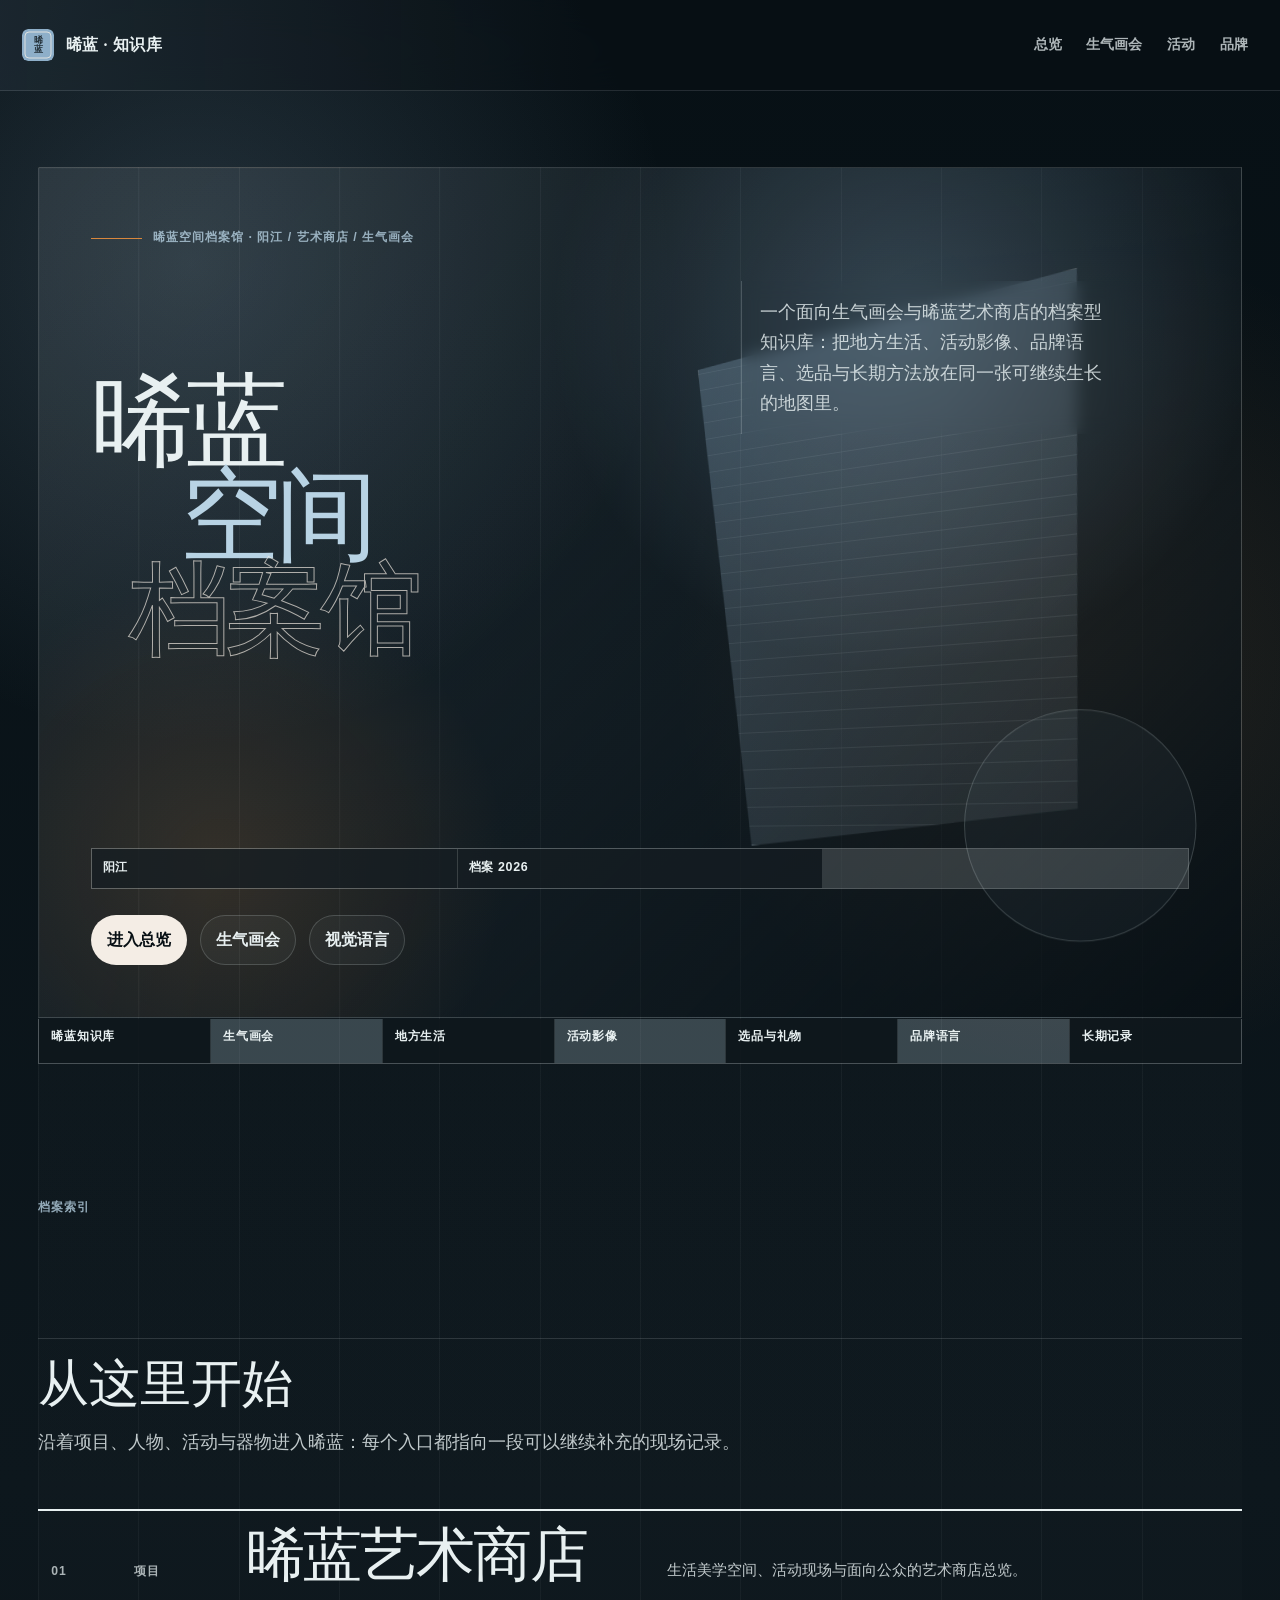
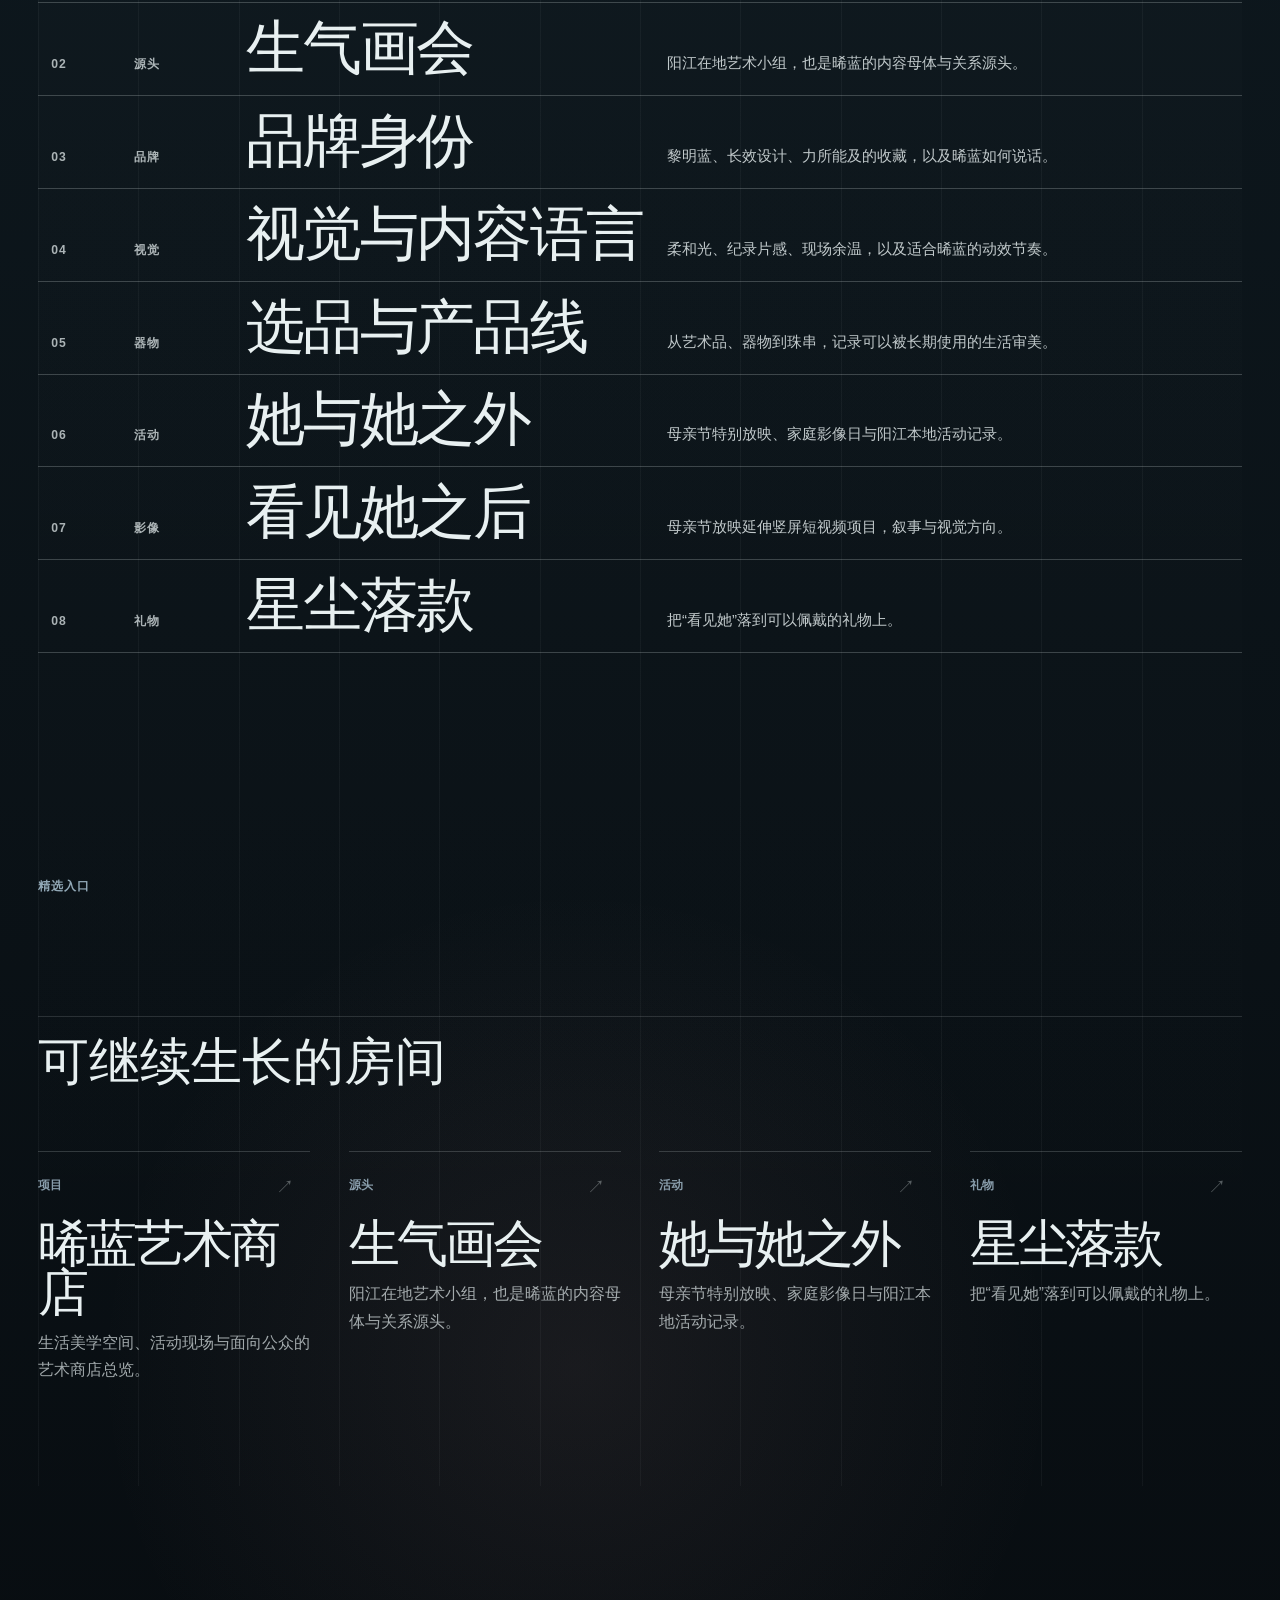
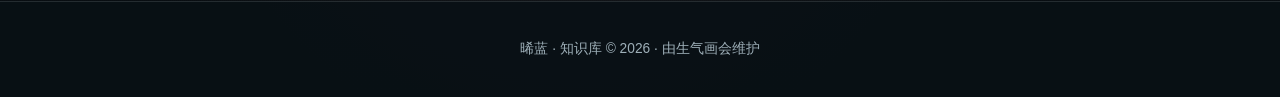
<file: index.html>
<!DOCTYPE html>
<html lang="zh-CN">
<head>
  <meta charset="UTF-8">
  <meta name="viewport" content="width=device-width, initial-scale=1.0">
  <title>晞蓝知识库 - 晞蓝</title>
  <link rel="stylesheet" href="assets/site.css">
</head>
<body class="page-home">
  <header class="site-header">
    <div class="site-header__inner">
      <a href="index.html" class="brand" aria-label="晞蓝首页">
        <img src="assets/xilan-logo.svg" alt="晞蓝" class="brand__logo" width="40" height="40">
        <span class="brand__text">晞蓝 · 知识库</span>
      </a>
      <nav class="top-nav" aria-label="顶部导航">
        <a href="xilan-art-store-overview.html">总览</a>
        <a href="shengqi-painting-society.html">生气画会</a>
        <a href="xilan-see-her-beyond.html">活动</a>
        <a href="xilan-brand-identity.html">品牌</a>
      </nav>
    </div>
  </header>
  <div class="shell">
    <main class="content content--home">
<section class="hero">
  <div class="hero__grid" aria-hidden="true"></div>
  <div class="hero__kicker">晞蓝空间档案馆 · 阳江 / 艺术商店 / 生气画会</div>
  <div class="hero__stage">
    <div class="hero__copy">
      <p>一个面向生气画会与晞蓝艺术商店的档案型知识库：把地方生活、活动影像、品牌语言、选品与长期方法放在同一张可继续生长的地图里。</p>
    </div>
    <h1 class="hero__title">
      <span>晞蓝</span>
      <span>空间</span>
      <span>档案馆</span>
    </h1>
    <div class="hero__coordinates" aria-label="档案坐标">
      <span>阳江</span>
      <span>档案 2026</span>
    </div>
  </div>
  <div class="hero__links">
    <a class="button button--primary" href="xilan-art-store-overview.html">进入总览</a>
    <a class="button" href="shengqi-painting-society.html">生气画会</a>
    <a class="button" href="xilan-visual-and-content-language.html">视觉语言</a>
  </div>
</section>

<section class="archive-signal" aria-label="晞蓝档案信息">
  <span>晞蓝知识库</span>
  <span>生气画会</span>
  <span>地方生活</span>
  <span>活动影像</span>
  <span>选品与礼物</span>
  <span>品牌语言</span>
  <span>长期记录</span>
</section>

<section class="archive-index" aria-labelledby="archive-index-title">
  <div class="section-eyebrow">档案索引</div>
  <h2 id="archive-index-title">从这里开始</h2>
  <p>沿着项目、人物、活动与器物进入晞蓝：每个入口都指向一段可以继续补充的现场记录。</p>
  <div class="program-list">
    <a class="program-item" href="xilan-art-store-overview.html">
      <span class="program-item__index">01</span>
      <span class="program-item__tag">项目</span>
      <strong>晞蓝艺术商店</strong>
      <span>生活美学空间、活动现场与面向公众的艺术商店总览。</span>
    </a>
    <a class="program-item" href="shengqi-painting-society.html">
      <span class="program-item__index">02</span>
      <span class="program-item__tag">源头</span>
      <strong>生气画会</strong>
      <span>阳江在地艺术小组，也是晞蓝的内容母体与关系源头。</span>
    </a>
    <a class="program-item" href="xilan-brand-identity.html">
      <span class="program-item__index">03</span>
      <span class="program-item__tag">品牌</span>
      <strong>品牌身份</strong>
      <span>黎明蓝、长效设计、力所能及的收藏，以及晞蓝如何说话。</span>
    </a>
    <a class="program-item" href="xilan-visual-and-content-language.html">
      <span class="program-item__index">04</span>
      <span class="program-item__tag">视觉</span>
      <strong>视觉与内容语言</strong>
      <span>柔和光、纪录片感、现场余温，以及适合晞蓝的动效节奏。</span>
    </a>
    <a class="program-item" href="xilan-selection-and-products.html">
      <span class="program-item__index">05</span>
      <span class="program-item__tag">器物</span>
      <strong>选品与产品线</strong>
      <span>从艺术品、器物到珠串，记录可以被长期使用的生活审美。</span>
    </a>
    <a class="program-item" href="xilan-see-her-beyond.html">
      <span class="program-item__index">06</span>
      <span class="program-item__tag">活动</span>
      <strong>她与她之外</strong>
      <span>母亲节特别放映、家庭影像日与阳江本地活动记录。</span>
    </a>
    <a class="program-item" href="xilan-see-her-after.html">
      <span class="program-item__index">07</span>
      <span class="program-item__tag">影像</span>
      <strong>看见她之后</strong>
      <span>母亲节放映延伸竖屏短视频项目，叙事与视觉方向。</span>
    </a>
    <a class="program-item" href="xilan-stardust-bracelet.html">
      <span class="program-item__index">08</span>
      <span class="program-item__tag">礼物</span>
      <strong>星尘落款</strong>
      <span>把“看见她”落到可以佩戴的礼物上。</span>
    </a>
  </div>
</section>

<section class="knowledge-map" aria-label="精选档案卡">
  <div class="section-eyebrow">精选入口</div>
  <h2>可继续生长的房间</h2>
  <div class="map-grid">
    <article class="map-card">
      <a href="xilan-art-store-overview.html">
        <span class="map-card__tag">项目</span>
        <h2>晞蓝艺术商店</h2>
        <p>生活美学空间、活动现场与面向公众的艺术商店总览。</p>
      </a>
    </article>
    <article class="map-card">
      <a href="shengqi-painting-society.html">
        <span class="map-card__tag">源头</span>
        <h2>生气画会</h2>
        <p>阳江在地艺术小组，也是晞蓝的内容母体与关系源头。</p>
      </a>
    </article>
    <article class="map-card">
      <a href="xilan-see-her-beyond.html">
        <span class="map-card__tag">活动</span>
        <h2>她与她之外</h2>
        <p>母亲节特别放映、家庭影像日与阳江本地活动记录。</p>
      </a>
    </article>
    <article class="map-card">
      <a href="xilan-stardust-bracelet.html">
        <span class="map-card__tag">礼物</span>
        <h2>星尘落款</h2>
        <p>把“看见她”落到可以佩戴的礼物上。</p>
      </a>
    </article>
  </div>
</section>
    </main>
  </div>
  <footer class="site-footer">晞蓝 · 知识库 © 2026 · 由生气画会维护</footer>
  <script src="assets/site.js"></script>
</body>
</html>
</file>
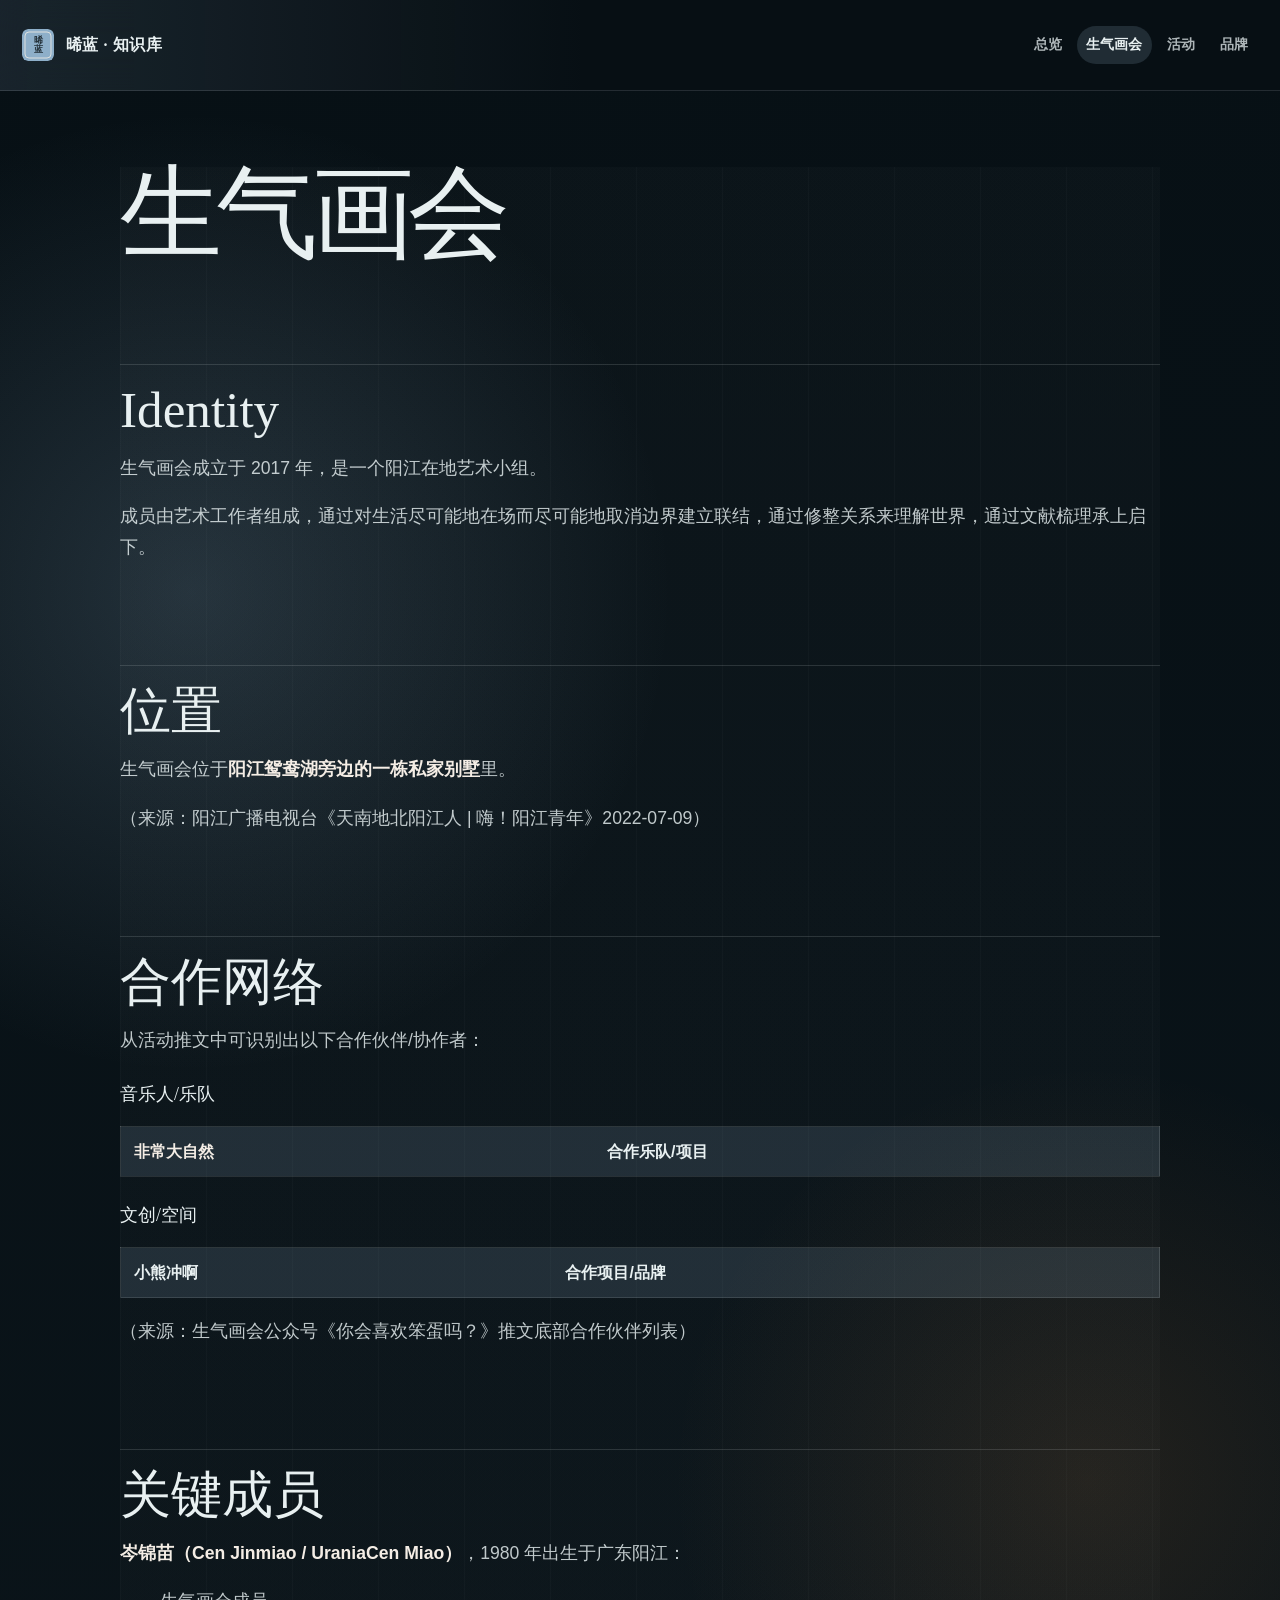
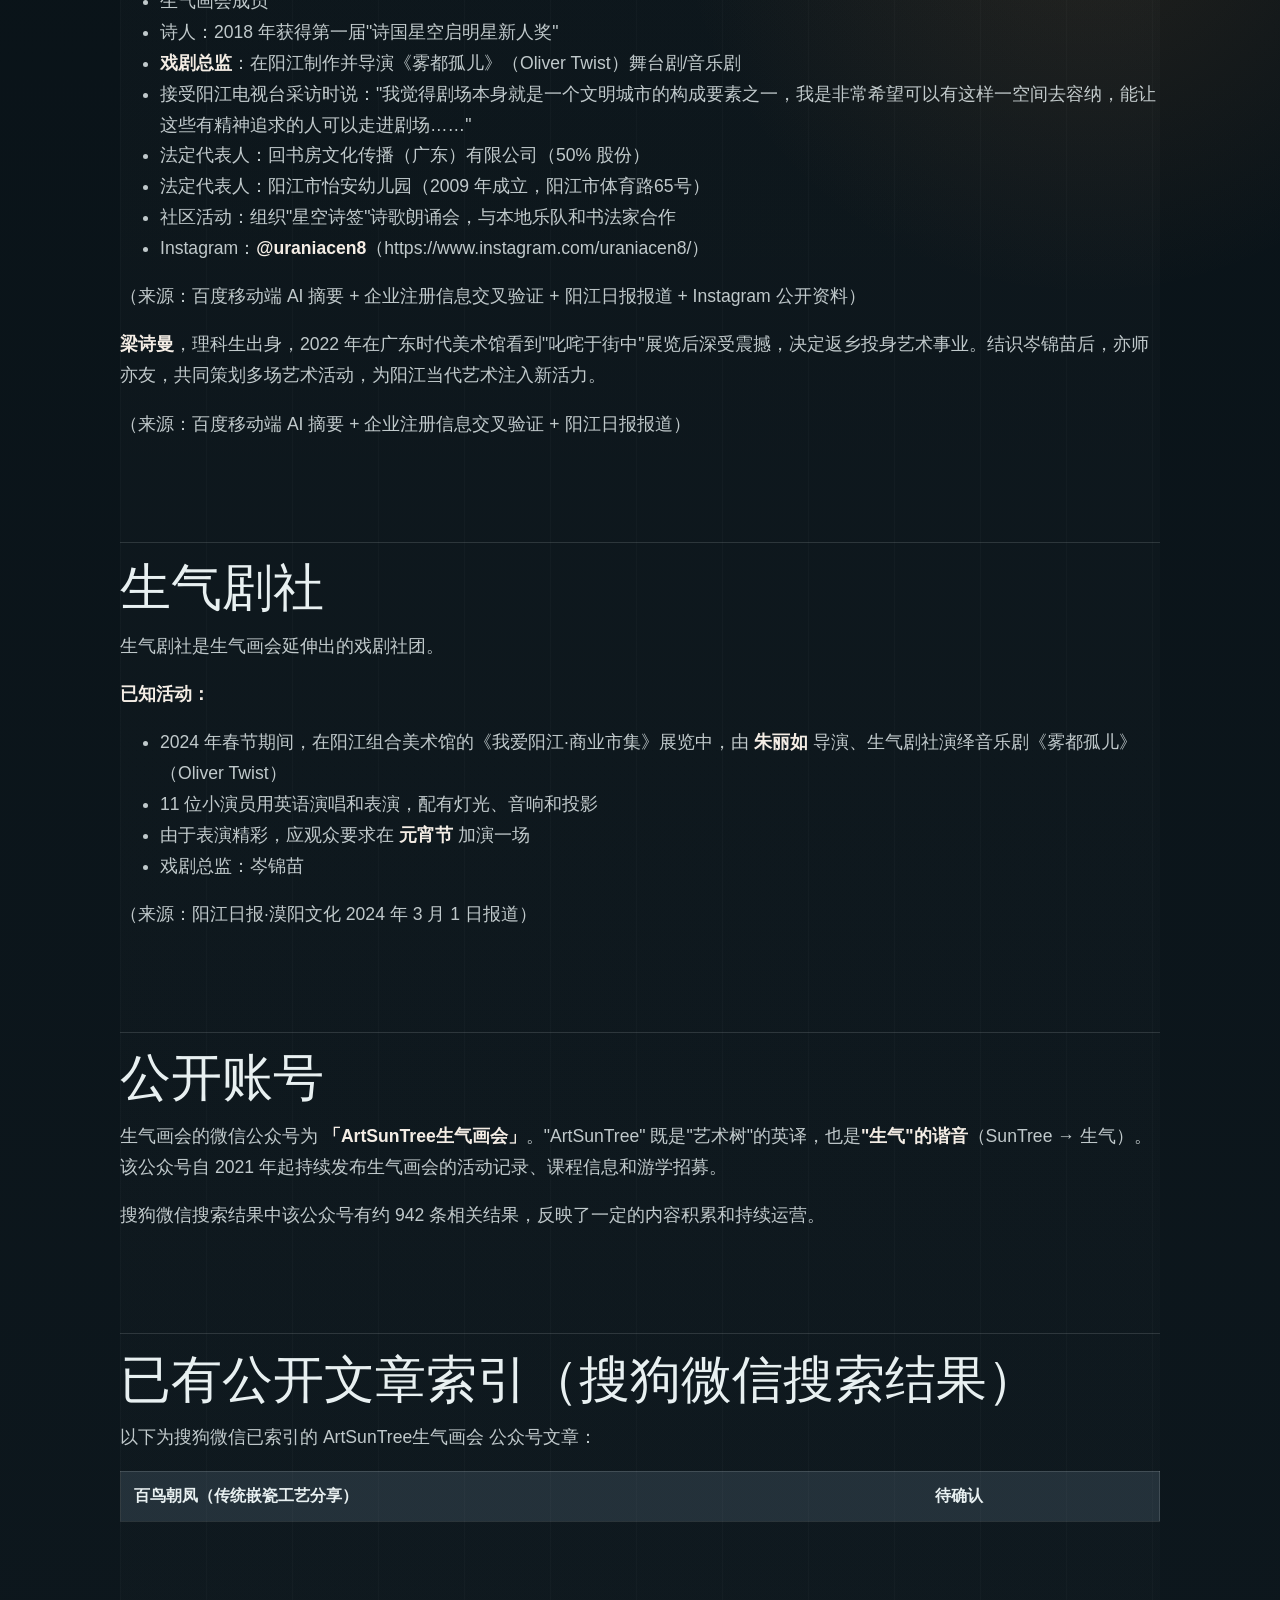
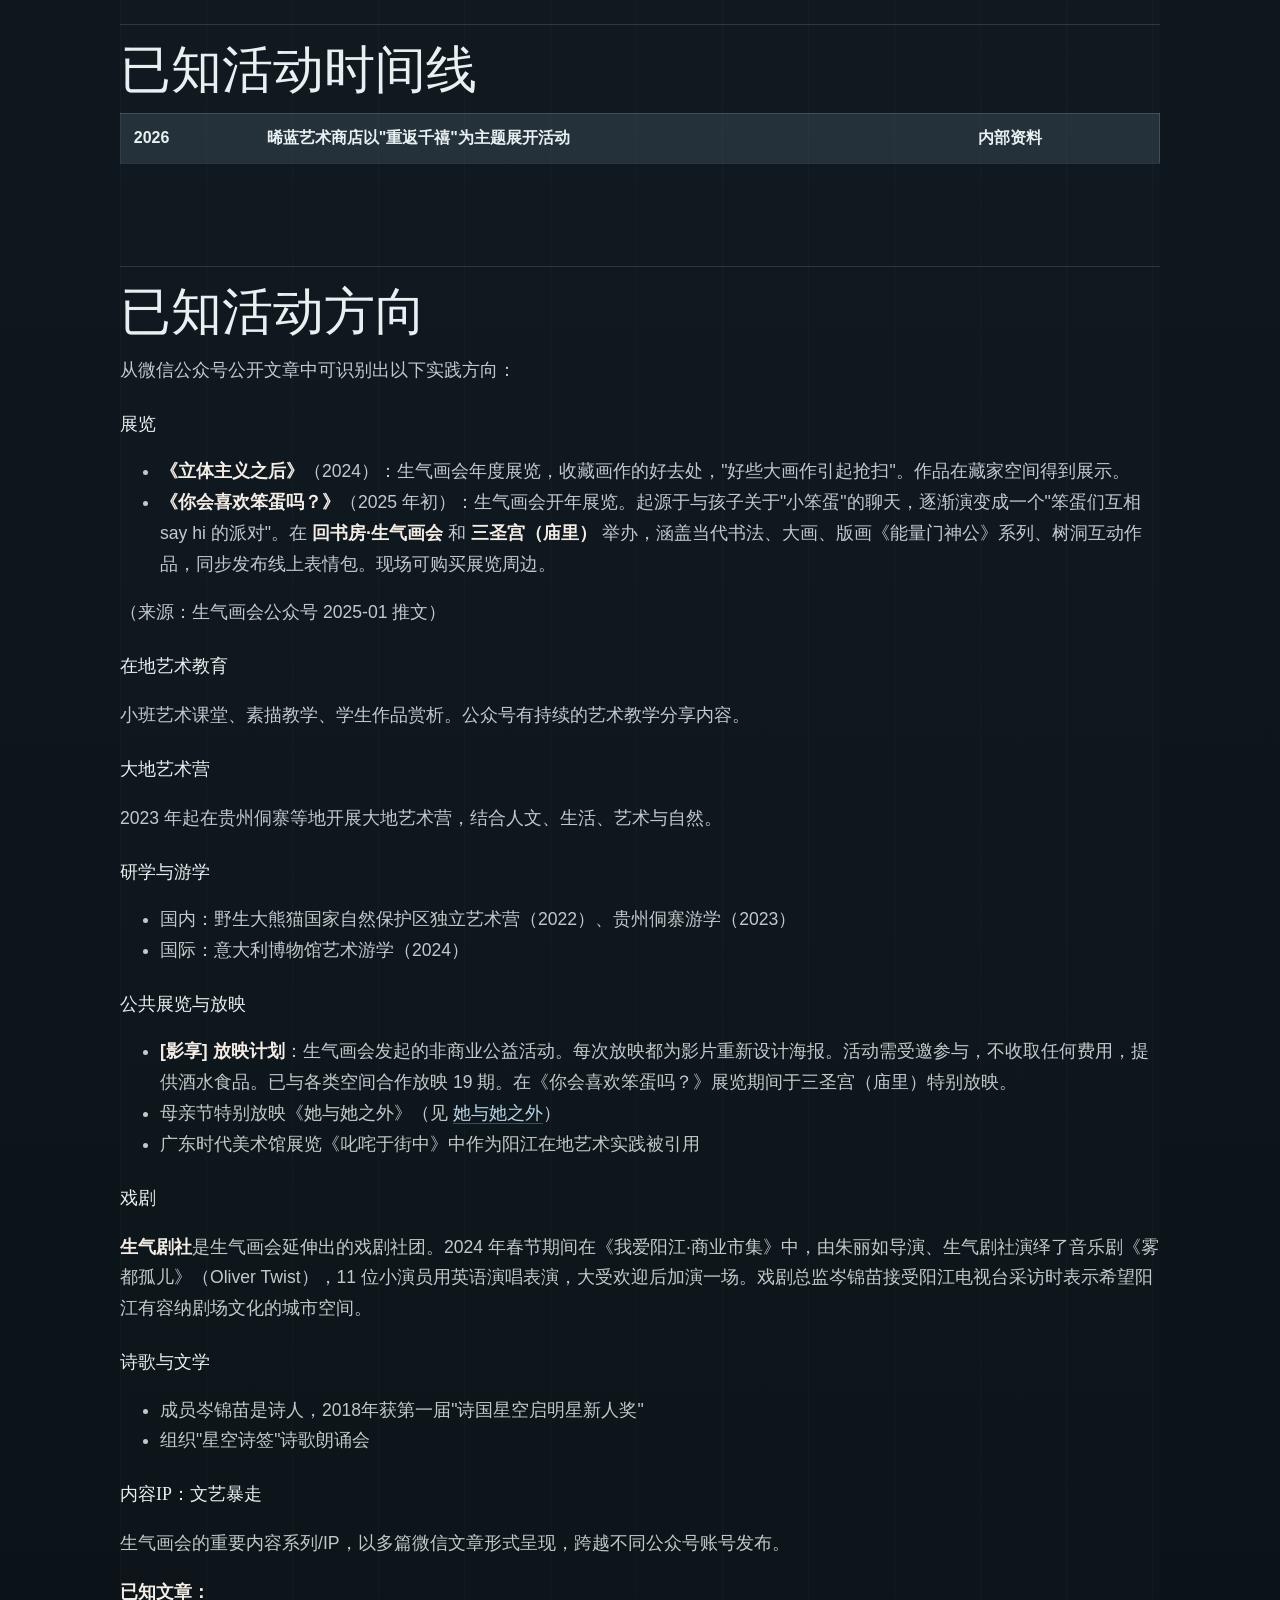
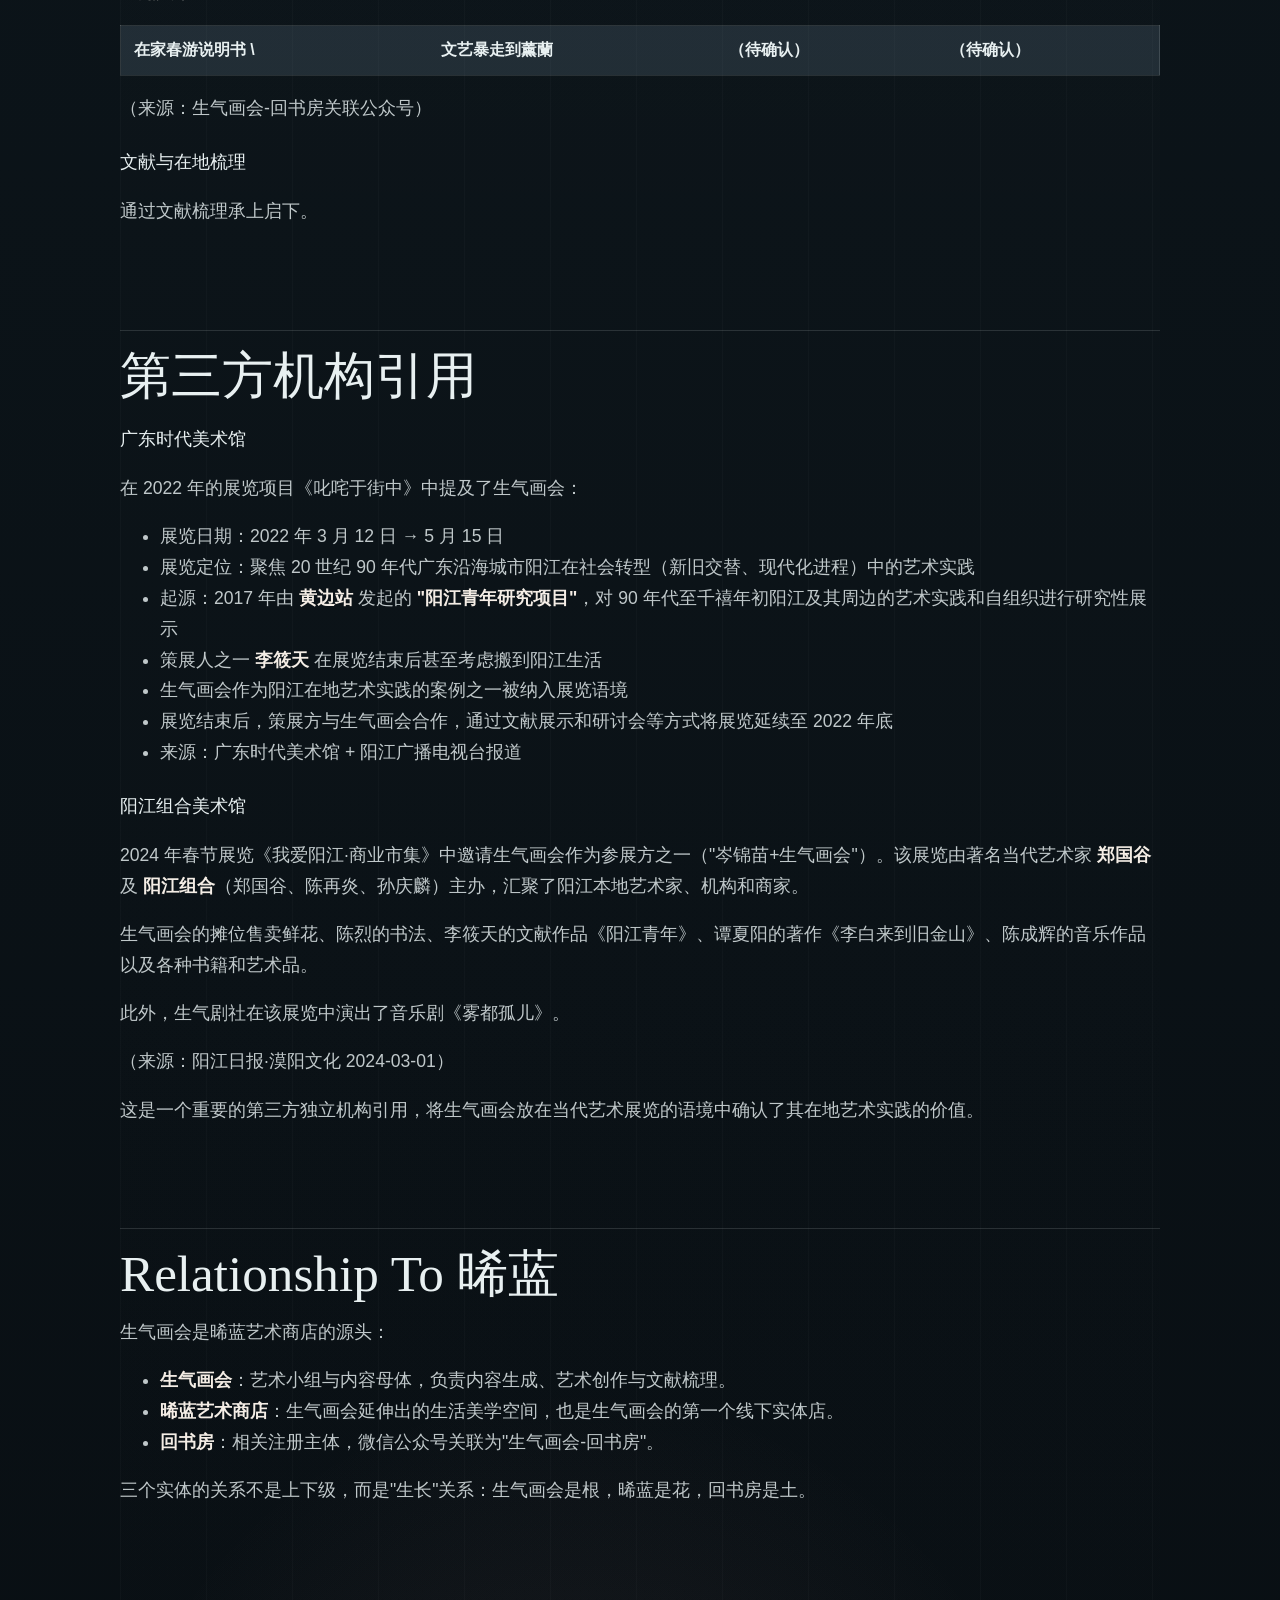
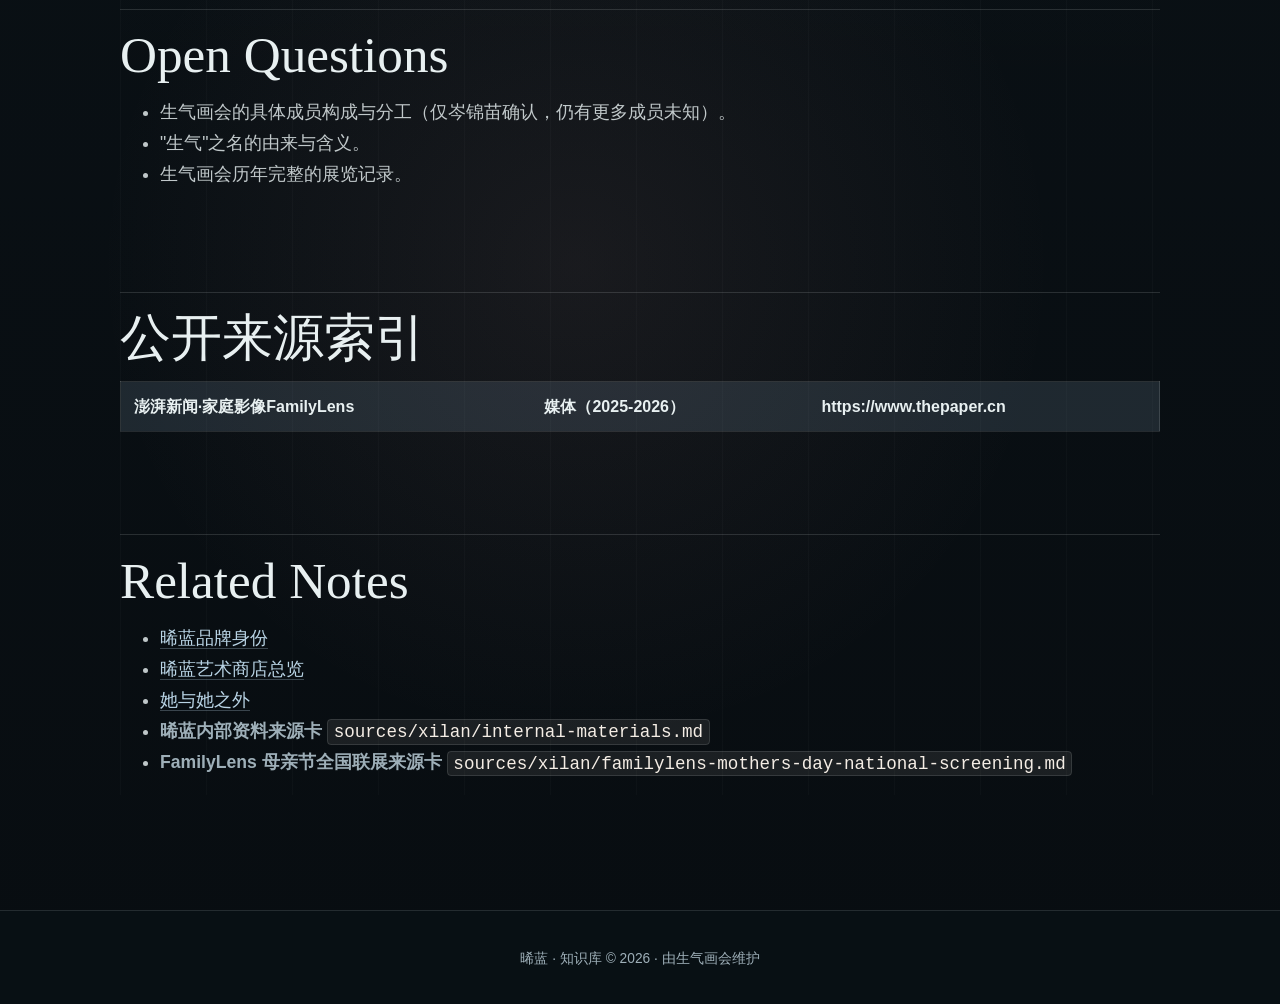
<file: shengqi-painting-society.html>
<!DOCTYPE html>
<html lang="zh-CN">
<head>
  <meta charset="UTF-8">
  <meta name="viewport" content="width=device-width, initial-scale=1.0">
  <title>生气画会 - 晞蓝</title>
  <link rel="stylesheet" href="assets/site.css">
</head>
<body class="page-shengqi">
  <header class="site-header">
    <div class="site-header__inner">
      <a href="index.html" class="brand" aria-label="晞蓝首页">
        <img src="assets/xilan-logo.svg" alt="晞蓝" class="brand__logo" width="40" height="40">
        <span class="brand__text">晞蓝 · 知识库</span>
      </a>
      <nav class="top-nav" aria-label="顶部导航">
        <a href="xilan-art-store-overview.html">总览</a>
        <a href="shengqi-painting-society.html" class="active">生气画会</a>
        <a href="xilan-see-her-beyond.html">活动</a>
        <a href="xilan-brand-identity.html">品牌</a>
      </nav>
    </div>
  </header>
  <div class="shell">
    <main class="content">
<h1>生气画会</h1>
<h2>Identity</h2>
<p>生气画会成立于 2017 年，是一个阳江在地艺术小组。</p>
<p>成员由艺术工作者组成，通过对生活尽可能地在场而尽可能地取消边界建立联结，通过修整关系来理解世界，通过文献梳理承上启下。</p>
<h2>位置</h2>
<p>生气画会位于<strong>阳江鸳鸯湖旁边的一栋私家别墅</strong>里。</p>
<p>（来源：阳江广播电视台《天南地北阳江人 | 嗨！阳江青年》2022-07-09）</p>
<h2>合作网络</h2>
<p>从活动推文中可识别出以下合作伙伴/协作者：</p>
<h3>音乐人/乐队</h3>
<table>
<tr>
<th><strong>非常大自然</strong></th>
<th>合作乐队/项目</th>
</tr>
</table>
<h3>文创/空间</h3>
<table>
<tr>
<th>小熊冲啊</th>
<th>合作项目/品牌</th>
</tr>
</table>
<p>（来源：生气画会公众号《你会喜欢笨蛋吗？》推文底部合作伙伴列表）</p>
<h2>关键成员</h2>
<p><strong>岑锦苗（Cen Jinmiao / UraniaCen Miao）</strong>，1980 年出生于广东阳江：</p>
<ul>
<li>生气画会成员</li>
<li>诗人：2018 年获得第一届&quot;诗国星空启明星新人奖&quot;</li>
<li><strong>戏剧总监</strong>：在阳江制作并导演《雾都孤儿》（Oliver Twist）舞台剧/音乐剧</li>
<li>接受阳江电视台采访时说：&quot;我觉得剧场本身就是一个文明城市的构成要素之一，我是非常希望可以有这样一空间去容纳，能让这些有精神追求的人可以走进剧场……&quot;</li>
<li>法定代表人：回书房文化传播（广东）有限公司（50% 股份）</li>
<li>法定代表人：阳江市怡安幼儿园（2009 年成立，阳江市体育路65号）</li>
<li>社区活动：组织&quot;星空诗签&quot;诗歌朗诵会，与本地乐队和书法家合作</li>
<li>Instagram：<strong>@uraniacen8</strong>（https://www.instagram.com/uraniacen8/）</li>
</ul>
<p>（来源：百度移动端 AI 摘要 + 企业注册信息交叉验证 + 阳江日报报道 + Instagram 公开资料）</p>
<p><strong>梁诗曼</strong>，理科生出身，2022 年在广东时代美术馆看到&quot;叱咤于街中&quot;展览后深受震撼，决定返乡投身艺术事业。结识岑锦苗后，亦师亦友，共同策划多场艺术活动，为阳江当代艺术注入新活力。</p>
<p>（来源：百度移动端 AI 摘要 + 企业注册信息交叉验证 + 阳江日报报道）</p>
<h2>生气剧社</h2>
<p>生气剧社是生气画会延伸出的戏剧社团。</p>
<p><strong>已知活动：</strong></p>
<ul>
<li>2024 年春节期间，在阳江组合美术馆的《我爱阳江·商业市集》展览中，由 <strong>朱丽如</strong> 导演、生气剧社演绎音乐剧《雾都孤儿》（Oliver Twist）</li>
<li>11 位小演员用英语演唱和表演，配有灯光、音响和投影</li>
<li>由于表演精彩，应观众要求在 <strong>元宵节</strong> 加演一场</li>
<li>戏剧总监：岑锦苗</li>
</ul>
<p>（来源：阳江日报·漠阳文化 2024 年 3 月 1 日报道）</p>
<h2>公开账号</h2>
<p>生气画会的微信公众号为 <strong>「ArtSunTree生气画会」</strong>。&quot;ArtSunTree&quot; 既是&quot;艺术树&quot;的英译，也是<strong>&quot;生气&quot;的谐音</strong>（SunTree → 生气）。该公众号自 2021 年起持续发布生气画会的活动记录、课程信息和游学招募。</p>
<p>搜狗微信搜索结果中该公众号有约 942 条相关结果，反映了一定的内容积累和持续运营。</p>
<h2>已有公开文章索引（搜狗微信搜索结果）</h2>
<p>以下为搜狗微信已索引的 ArtSunTree生气画会 公众号文章：</p>
<table>
<tr>
<th>百鸟朝凤（传统嵌瓷工艺分享）</th>
<th>待确认</th>
</tr>
</table>
<h2>已知活动时间线</h2>
<table>
<tr>
<th>2026</th>
<th>晞蓝艺术商店以&quot;重返千禧&quot;为主题展开活动</th>
<th>内部资料</th>
</tr>
</table>
<h2>已知活动方向</h2>
<p>从微信公众号公开文章中可识别出以下实践方向：</p>
<h3>展览</h3>
<ul>
<li><strong>《立体主义之后》</strong>（2024）：生气画会年度展览，收藏画作的好去处，&quot;好些大画作引起抢扫&quot;。作品在藏家空间得到展示。</li>
<li><strong>《你会喜欢笨蛋吗？》</strong>（2025 年初）：生气画会开年展览。起源于与孩子关于&quot;小笨蛋&quot;的聊天，逐渐演变成一个&quot;笨蛋们互相 say hi 的派对&quot;。在 <strong>回书房·生气画会</strong> 和 <strong>三圣宫（庙里）</strong> 举办，涵盖当代书法、大画、版画《能量门神公》系列、树洞互动作品，同步发布线上表情包。现场可购买展览周边。</li>
</ul>
<p>（来源：生气画会公众号 2025-01 推文）</p>
<h3>在地艺术教育</h3>
<p>小班艺术课堂、素描教学、学生作品赏析。公众号有持续的艺术教学分享内容。</p>
<h3>大地艺术营</h3>
<p>2023 年起在贵州侗寨等地开展大地艺术营，结合人文、生活、艺术与自然。</p>
<h3>研学与游学</h3>
<ul>
<li>国内：野生大熊猫国家自然保护区独立艺术营（2022）、贵州侗寨游学（2023）</li>
<li>国际：意大利博物馆艺术游学（2024）</li>
</ul>
<h3>公共展览与放映</h3>
<ul>
<li><strong>[影享] 放映计划</strong>：生气画会发起的非商业公益活动。每次放映都为影片重新设计海报。活动需受邀参与，不收取任何费用，提供酒水食品。已与各类空间合作放映 19 期。在《你会喜欢笨蛋吗？》展览期间于三圣宫（庙里）特别放映。</li>
<li>母亲节特别放映《她与她之外》（见 <a href="xilan-see-her-beyond.html">她与她之外</a>）</li>
<li>广东时代美术馆展览《叱咤于街中》中作为阳江在地艺术实践被引用</li>
</ul>
<h3>戏剧</h3>
<p><strong>生气剧社</strong>是生气画会延伸出的戏剧社团。2024 年春节期间在《我爱阳江·商业市集》中，由朱丽如导演、生气剧社演绎了音乐剧《雾都孤儿》（Oliver Twist），11 位小演员用英语演唱表演，大受欢迎后加演一场。戏剧总监岑锦苗接受阳江电视台采访时表示希望阳江有容纳剧场文化的城市空间。</p>
<h3>诗歌与文学</h3>
<ul>
<li>成员岑锦苗是诗人，2018年获第一届&quot;诗国星空启明星新人奖&quot;</li>
<li>组织&quot;星空诗签&quot;诗歌朗诵会</li>
</ul>
<h3>内容IP：文艺暴走</h3>
<p>生气画会的重要内容系列/IP，以多篇微信文章形式呈现，跨越不同公众号账号发布。</p>
<p><strong>已知文章：</strong></p>
<table>
<tr>
<th>在家春游说明书 \</th>
<th>文艺暴走到薰蘭</th>
<th>（待确认）</th>
<th>（待确认）</th>
</tr>
</table>
<p>（来源：生气画会-回书房关联公众号）</p>
<h3>文献与在地梳理</h3>
<p>通过文献梳理承上启下。</p>
<h2>第三方机构引用</h2>
<h3>广东时代美术馆</h3>
<p>在 2022 年的展览项目《叱咤于街中》中提及了生气画会：</p>
<ul>
<li>展览日期：2022 年 3 月 12 日 → 5 月 15 日</li>
<li>展览定位：聚焦 20 世纪 90 年代广东沿海城市阳江在社会转型（新旧交替、现代化进程）中的艺术实践</li>
<li>起源：2017 年由 <strong>黄边站</strong> 发起的 <strong>&quot;阳江青年研究项目&quot;</strong>，对 90 年代至千禧年初阳江及其周边的艺术实践和自组织进行研究性展示</li>
<li>策展人之一 <strong>李筱天</strong> 在展览结束后甚至考虑搬到阳江生活</li>
<li>生气画会作为阳江在地艺术实践的案例之一被纳入展览语境</li>
<li>展览结束后，策展方与生气画会合作，通过文献展示和研讨会等方式将展览延续至 2022 年底</li>
<li>来源：广东时代美术馆 + 阳江广播电视台报道</li>
</ul>
<h3>阳江组合美术馆</h3>
<p>2024 年春节展览《我爱阳江·商业市集》中邀请生气画会作为参展方之一（&quot;岑锦苗+生气画会&quot;）。该展览由著名当代艺术家 <strong>郑国谷</strong> 及 <strong>阳江组合</strong>（郑国谷、陈再炎、孙庆麟）主办，汇聚了阳江本地艺术家、机构和商家。</p>
<p>生气画会的摊位售卖鲜花、陈烈的书法、李筱天的文献作品《阳江青年》、谭夏阳的著作《李白来到旧金山》、陈成辉的音乐作品以及各种书籍和艺术品。</p>
<p>此外，生气剧社在该展览中演出了音乐剧《雾都孤儿》。</p>
<p>（来源：阳江日报·漠阳文化 2024-03-01）</p>
<p>这是一个重要的第三方独立机构引用，将生气画会放在当代艺术展览的语境中确认了其在地艺术实践的价值。</p>
<h2>Relationship To 晞蓝</h2>
<p>生气画会是晞蓝艺术商店的源头：</p>
<ul>
<li><strong>生气画会</strong>：艺术小组与内容母体，负责内容生成、艺术创作与文献梳理。</li>
<li><strong>晞蓝艺术商店</strong>：生气画会延伸出的生活美学空间，也是生气画会的第一个线下实体店。</li>
<li><strong>回书房</strong>：相关注册主体，微信公众号关联为&quot;生气画会-回书房&quot;。</li>
</ul>
<p>三个实体的关系不是上下级，而是&quot;生长&quot;关系：生气画会是根，晞蓝是花，回书房是土。</p>
<h2>Open Questions</h2>
<ul>
<li>生气画会的具体成员构成与分工（仅岑锦苗确认，仍有更多成员未知）。</li>
<li>&quot;生气&quot;之名的由来与含义。</li>
<li>生气画会历年完整的展览记录。</li>
</ul>
<h2>公开来源索引</h2>
<table>
<tr>
<th>澎湃新闻·家庭影像FamilyLens</th>
<th>媒体（2025-2026）</th>
<th>https://www.thepaper.cn</th>
</tr>
</table>
<h2>Related Notes</h2>
<ul>
<li><a href="xilan-brand-identity.html">晞蓝品牌身份</a></li>
<li><a href="xilan-art-store-overview.html">晞蓝艺术商店总览</a></li>
<li><a href="xilan-see-her-beyond.html">她与她之外</a></li>
<li><span class="source-ref">晞蓝内部资料来源卡</span> <code>sources/xilan/internal-materials.md</code></li>
<li><span class="source-ref">FamilyLens 母亲节全国联展来源卡</span> <code>sources/xilan/familylens-mothers-day-national-screening.md</code></li>
</ul></div>
</div>
    </main>
  </div>
  <footer class="site-footer">晞蓝 · 知识库 © 2026 · 由生气画会维护</footer>
  <script src="assets/site.js"></script>
</body>
</html>
</file>
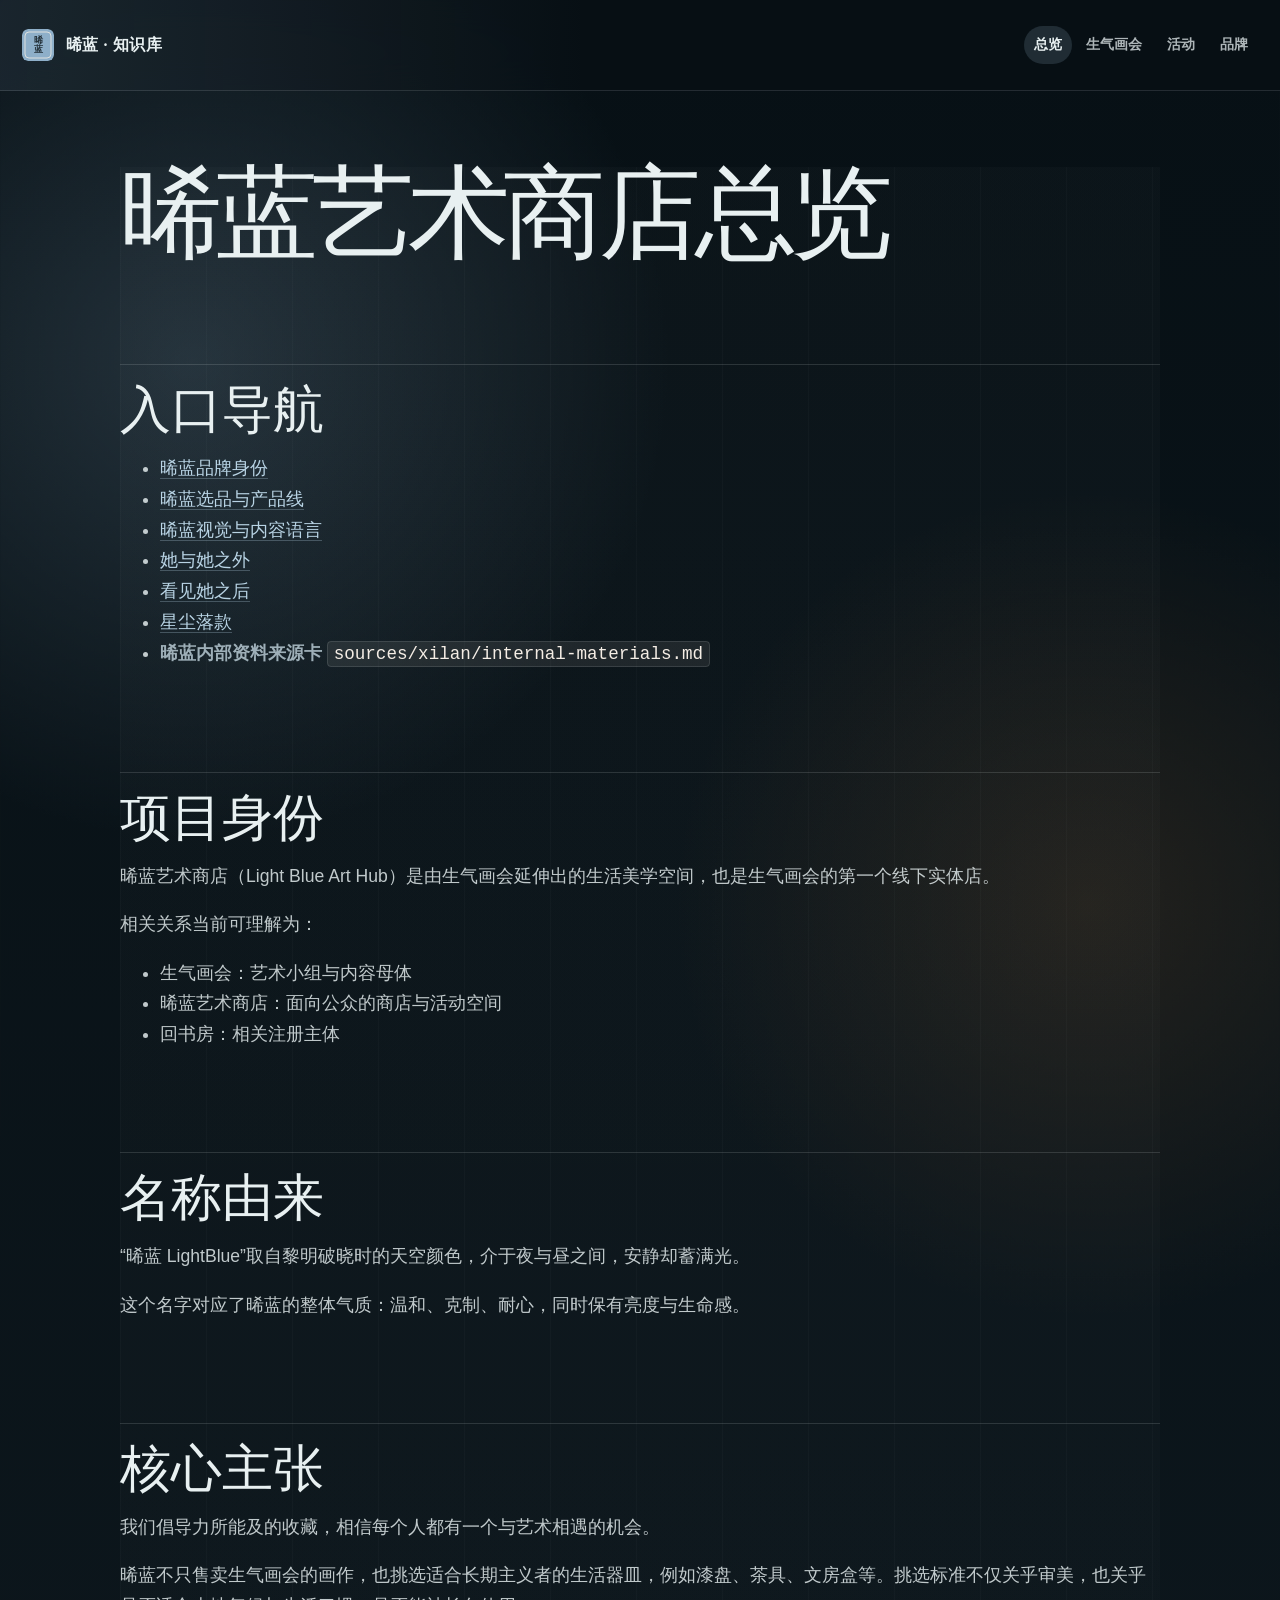
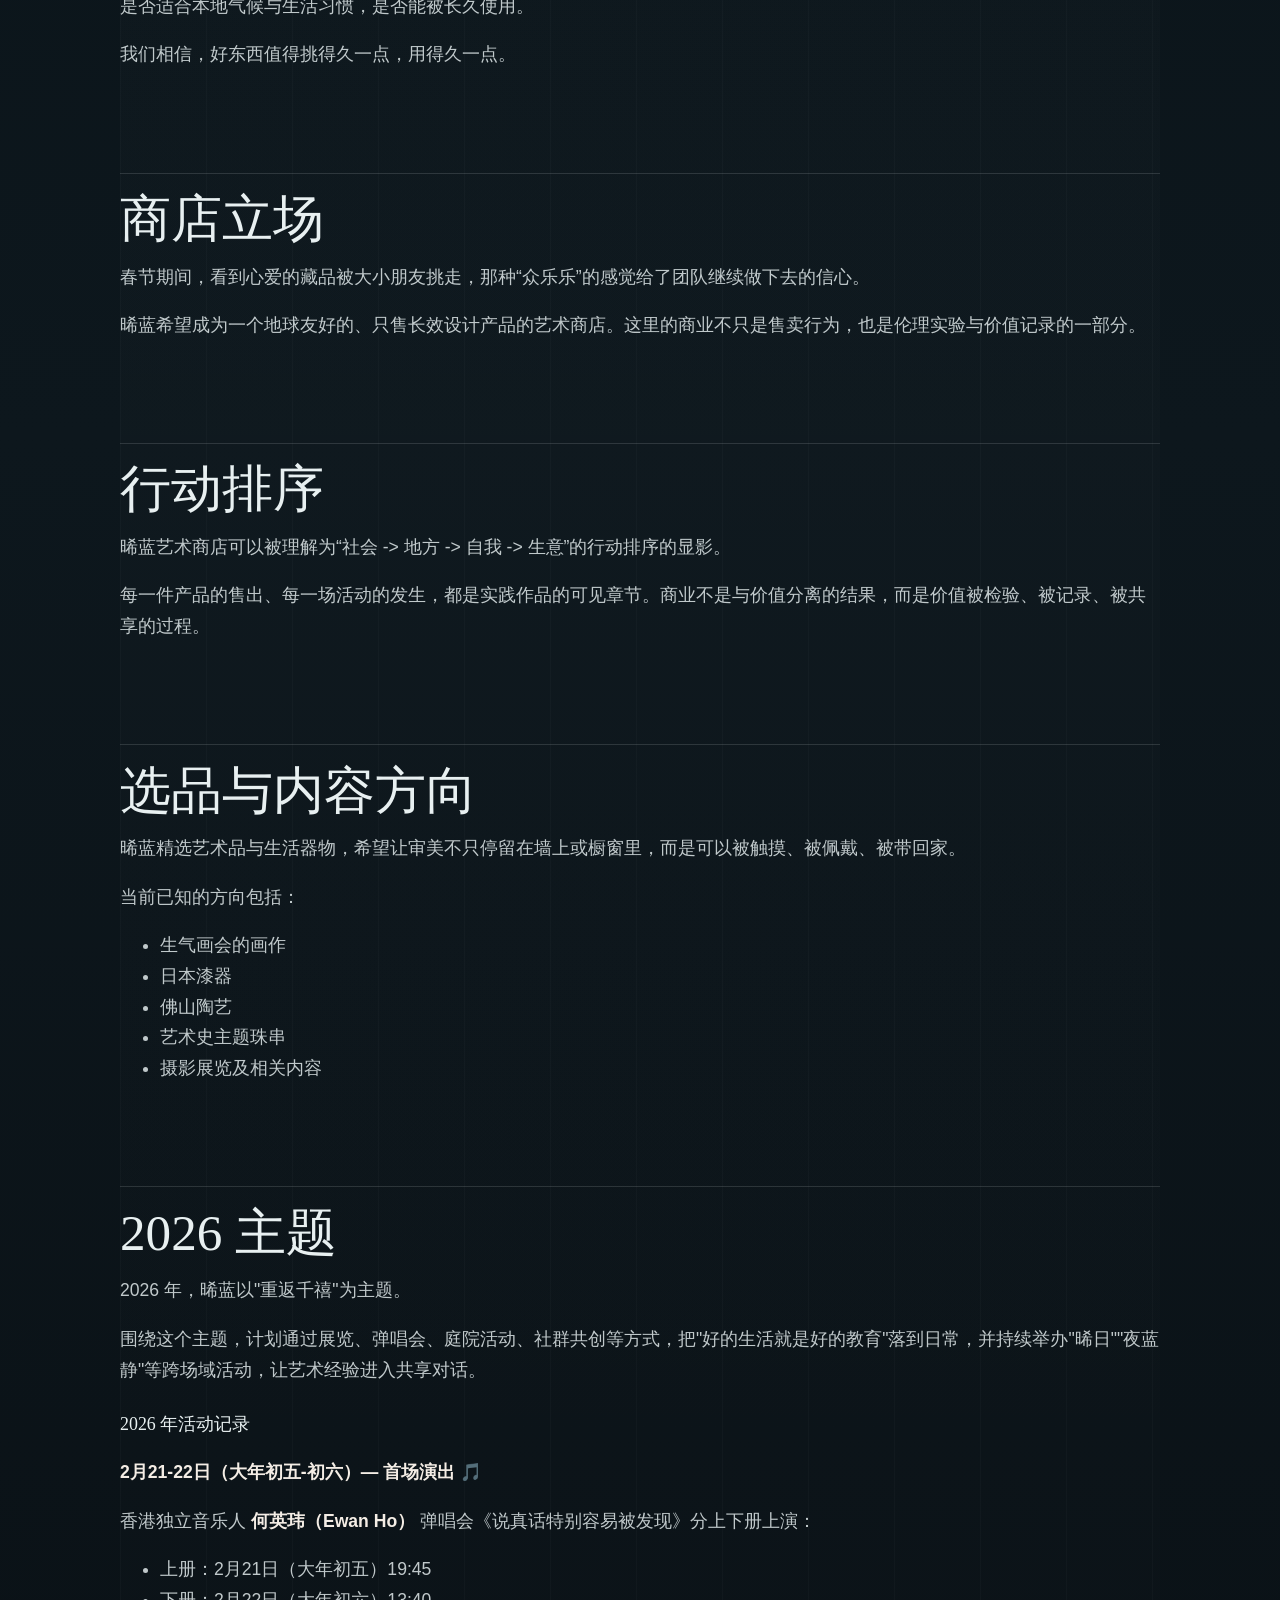
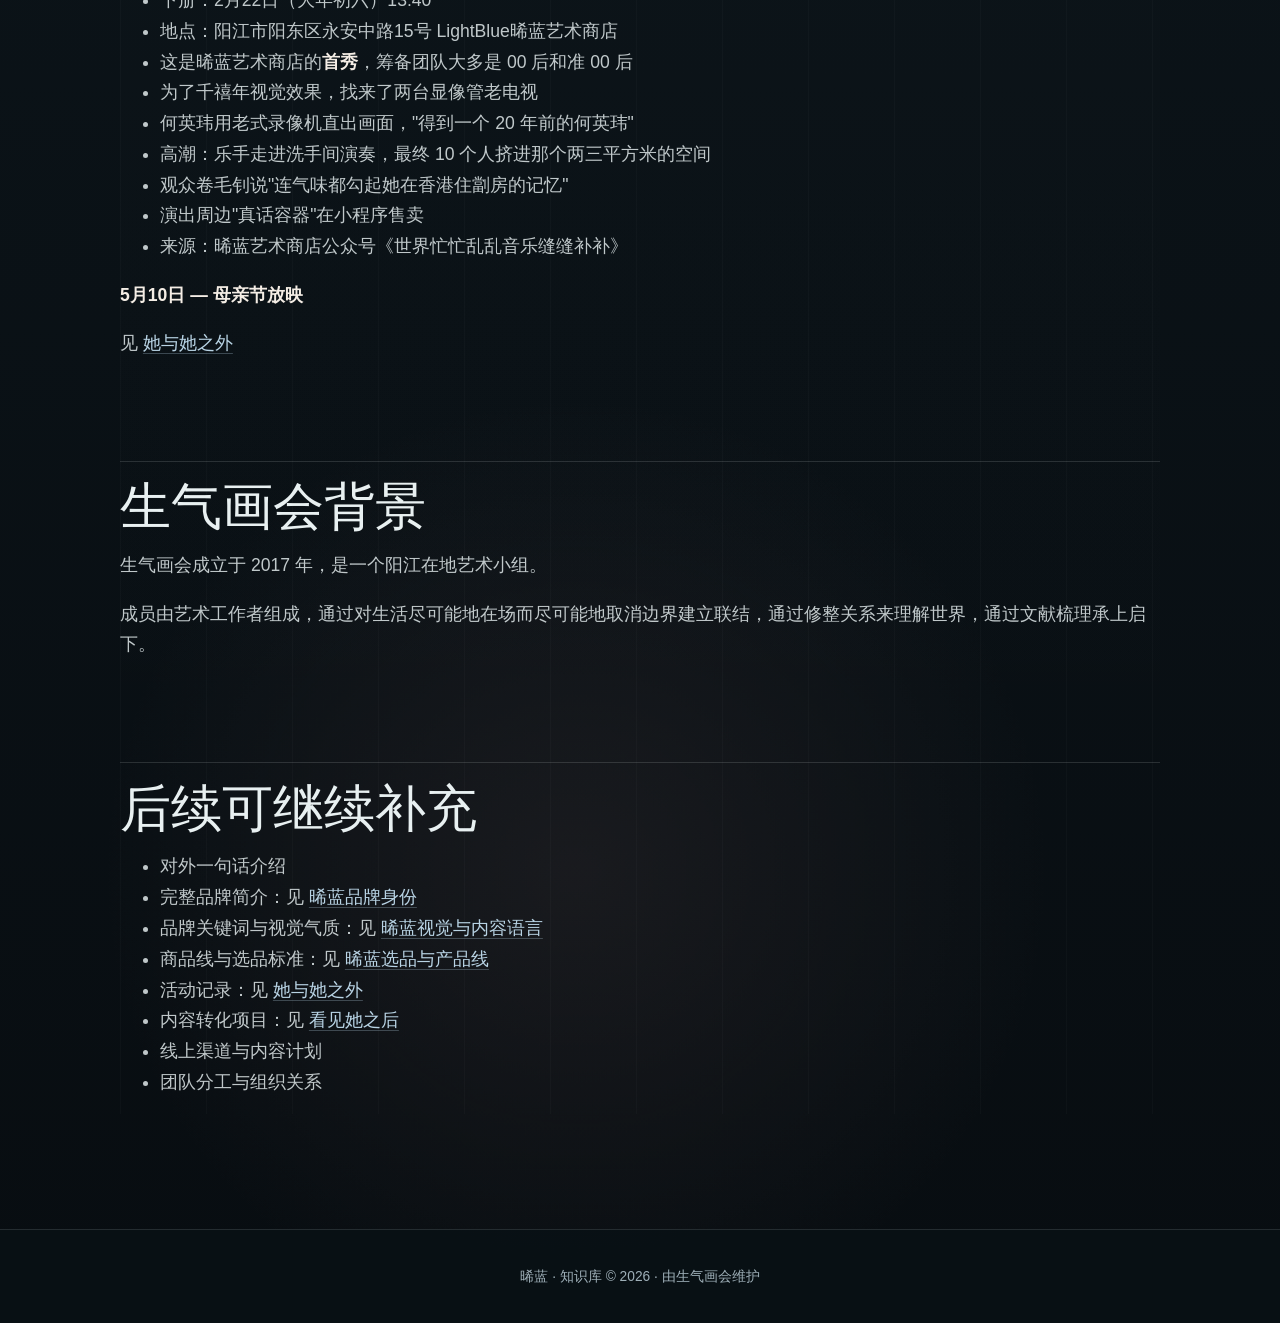
<file: xilan-art-store-overview.html>
<!DOCTYPE html>
<html lang="zh-CN">
<head>
  <meta charset="UTF-8">
  <meta name="viewport" content="width=device-width, initial-scale=1.0">
  <title>晞蓝艺术商店总览 - 晞蓝</title>
  <link rel="stylesheet" href="assets/site.css">
</head>
<body class="page-overview">
  <header class="site-header">
    <div class="site-header__inner">
      <a href="index.html" class="brand" aria-label="晞蓝首页">
        <img src="assets/xilan-logo.svg" alt="晞蓝" class="brand__logo" width="40" height="40">
        <span class="brand__text">晞蓝 · 知识库</span>
      </a>
      <nav class="top-nav" aria-label="顶部导航">
        <a href="xilan-art-store-overview.html" class="active">总览</a>
        <a href="shengqi-painting-society.html">生气画会</a>
        <a href="xilan-see-her-beyond.html">活动</a>
        <a href="xilan-brand-identity.html">品牌</a>
      </nav>
    </div>
  </header>
  <div class="shell">
    <main class="content">
<h1>晞蓝艺术商店总览</h1>
<h2>入口导航</h2>
<ul>
<li><a href="xilan-brand-identity.html">晞蓝品牌身份</a></li>
<li><a href="xilan-selection-and-products.html">晞蓝选品与产品线</a></li>
<li><a href="xilan-visual-and-content-language.html">晞蓝视觉与内容语言</a></li>
<li><a href="xilan-see-her-beyond.html">她与她之外</a></li>
<li><a href="xilan-see-her-after.html">看见她之后</a></li>
<li><a href="xilan-stardust-bracelet.html">星尘落款</a></li>
<li><span class="source-ref">晞蓝内部资料来源卡</span> <code>sources/xilan/internal-materials.md</code></li>
</ul>
<h2>项目身份</h2>
<p>晞蓝艺术商店（Light Blue Art Hub）是由生气画会延伸出的生活美学空间，也是生气画会的第一个线下实体店。</p>
<p>相关关系当前可理解为：</p>
<ul>
<li>生气画会：艺术小组与内容母体</li>
<li>晞蓝艺术商店：面向公众的商店与活动空间</li>
<li>回书房：相关注册主体</li>
</ul>
<h2>名称由来</h2>
<p>“晞蓝 LightBlue”取自黎明破晓时的天空颜色，介于夜与昼之间，安静却蓄满光。</p>
<p>这个名字对应了晞蓝的整体气质：温和、克制、耐心，同时保有亮度与生命感。</p>
<h2>核心主张</h2>
<p>我们倡导力所能及的收藏，相信每个人都有一个与艺术相遇的机会。</p>
<p>晞蓝不只售卖生气画会的画作，也挑选适合长期主义者的生活器皿，例如漆盘、茶具、文房盒等。挑选标准不仅关乎审美，也关乎是否适合本地气候与生活习惯，是否能被长久使用。</p>
<p>我们相信，好东西值得挑得久一点，用得久一点。</p>
<h2>商店立场</h2>
<p>春节期间，看到心爱的藏品被大小朋友挑走，那种“众乐乐”的感觉给了团队继续做下去的信心。</p>
<p>晞蓝希望成为一个地球友好的、只售长效设计产品的艺术商店。这里的商业不只是售卖行为，也是伦理实验与价值记录的一部分。</p>
<h2>行动排序</h2>
<p>晞蓝艺术商店可以被理解为“社会 -&gt; 地方 -&gt; 自我 -&gt; 生意”的行动排序的显影。</p>
<p>每一件产品的售出、每一场活动的发生，都是实践作品的可见章节。商业不是与价值分离的结果，而是价值被检验、被记录、被共享的过程。</p>
<h2>选品与内容方向</h2>
<p>晞蓝精选艺术品与生活器物，希望让审美不只停留在墙上或橱窗里，而是可以被触摸、被佩戴、被带回家。</p>
<p>当前已知的方向包括：</p>
<ul>
<li>生气画会的画作</li>
<li>日本漆器</li>
<li>佛山陶艺</li>
<li>艺术史主题珠串</li>
<li>摄影展览及相关内容</li>
</ul>
<h2>2026 主题</h2>
<p>2026 年，晞蓝以&quot;重返千禧&quot;为主题。</p>
<p>围绕这个主题，计划通过展览、弹唱会、庭院活动、社群共创等方式，把&quot;好的生活就是好的教育&quot;落到日常，并持续举办&quot;晞日&quot;&quot;夜蓝静&quot;等跨场域活动，让艺术经验进入共享对话。</p>
<h3>2026 年活动记录</h3>
<p><strong>2月21-22日（大年初五-初六）— 首场演出 🎵</strong></p>
<p>香港独立音乐人 <strong>何英玮（Ewan Ho）</strong> 弹唱会《说真话特别容易被发现》分上下册上演：</p>
<ul>
<li>上册：2月21日（大年初五）19:45</li>
<li>下册：2月22日（大年初六）13:40</li>
<li>地点：阳江市阳东区永安中路15号 LightBlue晞蓝艺术商店</li>
<li>这是晞蓝艺术商店的<strong>首秀</strong>，筹备团队大多是 00 后和准 00 后</li>
<li>为了千禧年视觉效果，找来了两台显像管老电视</li>
<li>何英玮用老式录像机直出画面，&quot;得到一个 20 年前的何英玮&quot;</li>
<li>高潮：乐手走进洗手间演奏，最终 10 个人挤进那个两三平方米的空间</li>
<li>观众卷毛钊说&quot;连气味都勾起她在香港住劏房的记忆&quot;</li>
<li>演出周边&quot;真话容器&quot;在小程序售卖</li>
<li>来源：晞蓝艺术商店公众号《世界忙忙乱乱音乐缝缝补补》</li>
</ul>
<p><strong>5月10日 — 母亲节放映</strong></p>
<p>见 <a href="xilan-see-her-beyond.html">她与她之外</a></p>
<h2>生气画会背景</h2>
<p>生气画会成立于 2017 年，是一个阳江在地艺术小组。</p>
<p>成员由艺术工作者组成，通过对生活尽可能地在场而尽可能地取消边界建立联结，通过修整关系来理解世界，通过文献梳理承上启下。</p>
<h2>后续可继续补充</h2>
<ul>
<li>对外一句话介绍</li>
<li>完整品牌简介：见 <a href="xilan-brand-identity.html">晞蓝品牌身份</a></li>
<li>品牌关键词与视觉气质：见 <a href="xilan-visual-and-content-language.html">晞蓝视觉与内容语言</a></li>
<li>商品线与选品标准：见 <a href="xilan-selection-and-products.html">晞蓝选品与产品线</a></li>
<li>活动记录：见 <a href="xilan-see-her-beyond.html">她与她之外</a></li>
<li>内容转化项目：见 <a href="xilan-see-her-after.html">看见她之后</a></li>
<li>线上渠道与内容计划</li>
<li>团队分工与组织关系</li>
</ul></div>
</div>
    </main>
  </div>
  <footer class="site-footer">晞蓝 · 知识库 © 2026 · 由生气画会维护</footer>
  <script src="assets/site.js"></script>
</body>
</html>
</file>
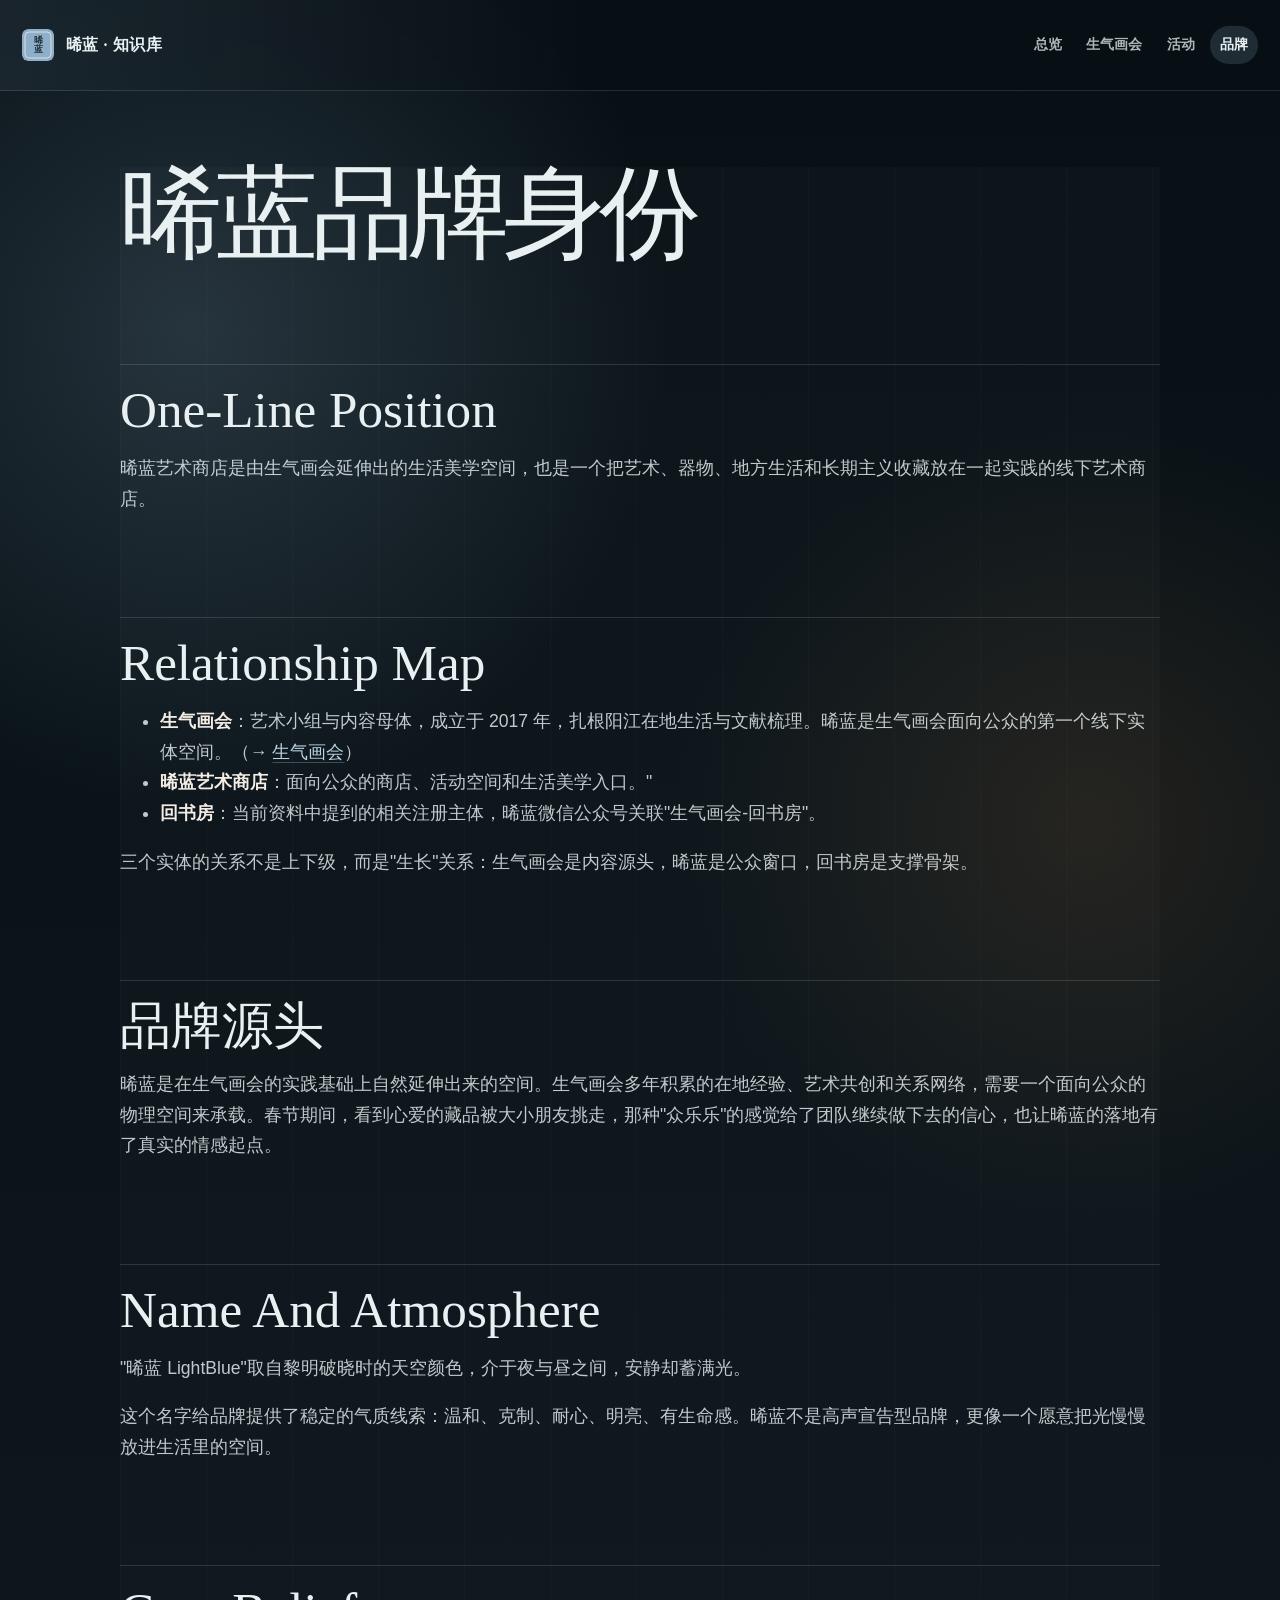
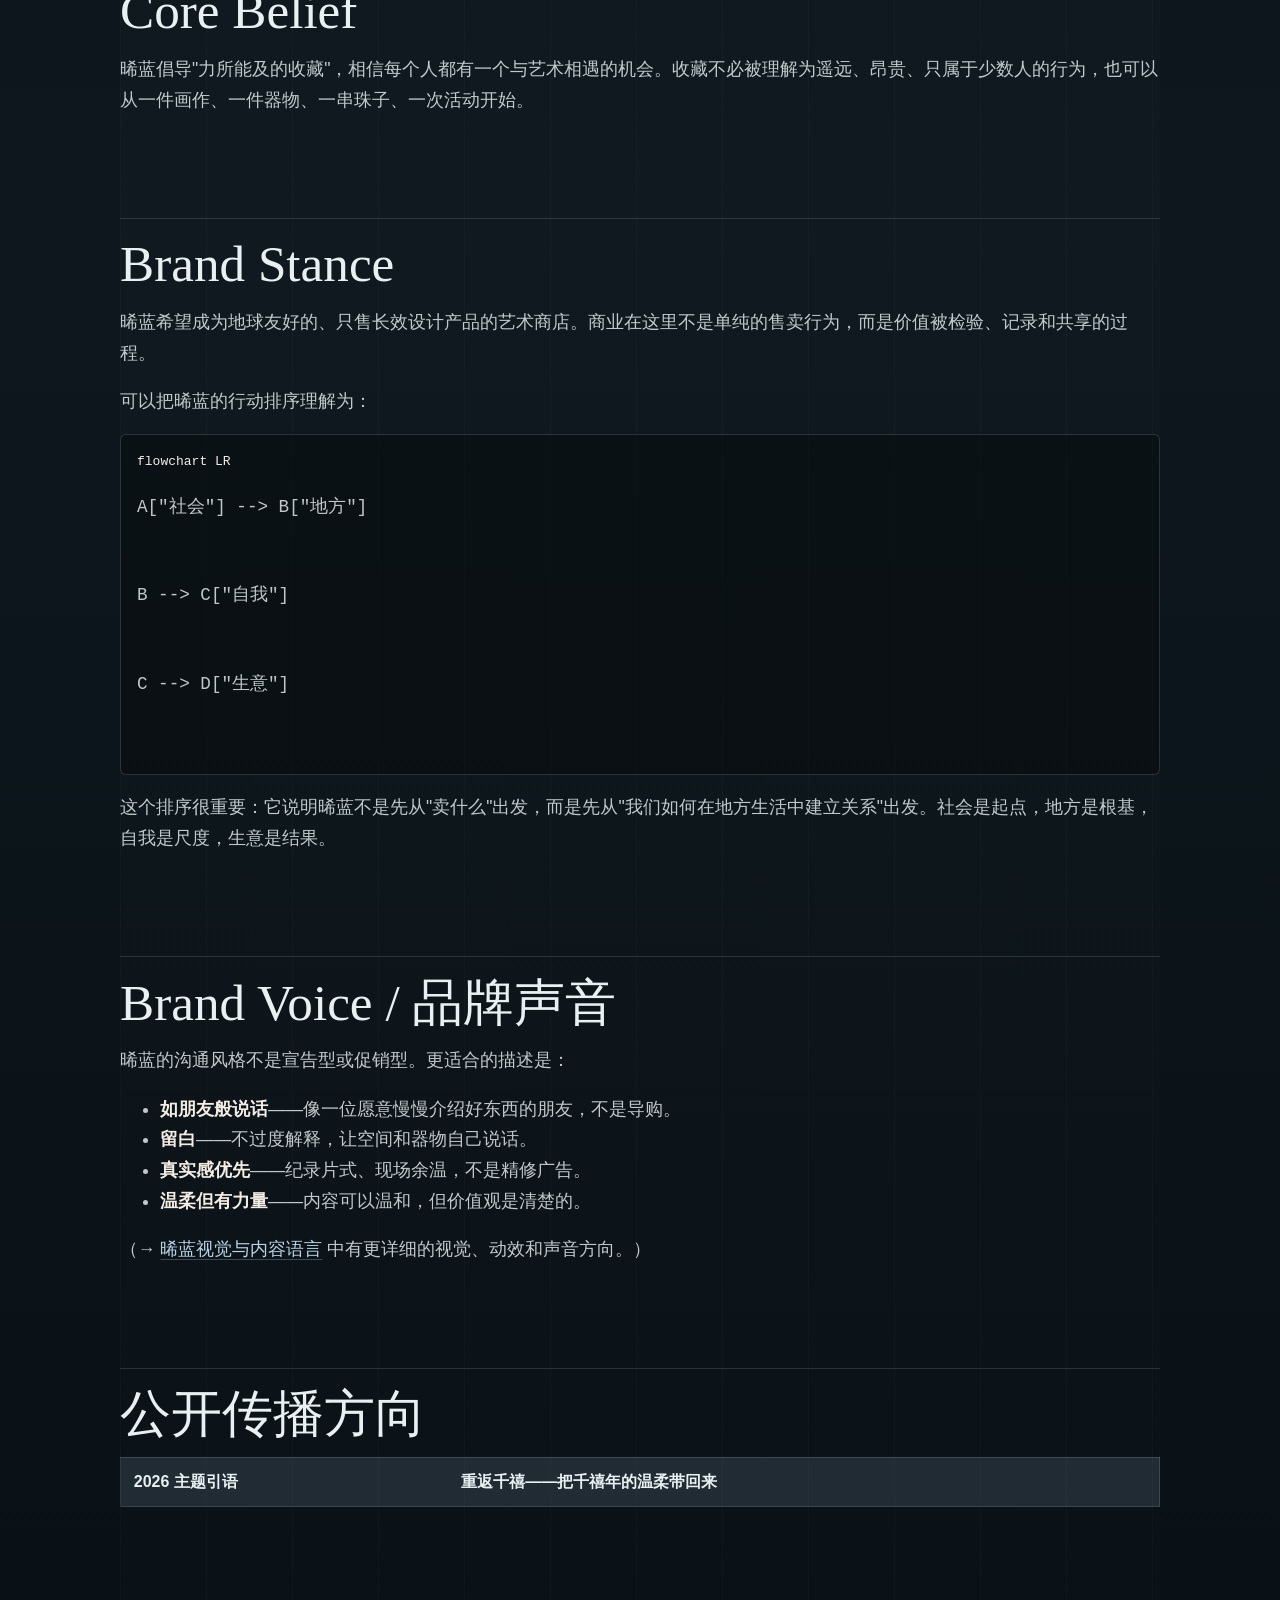
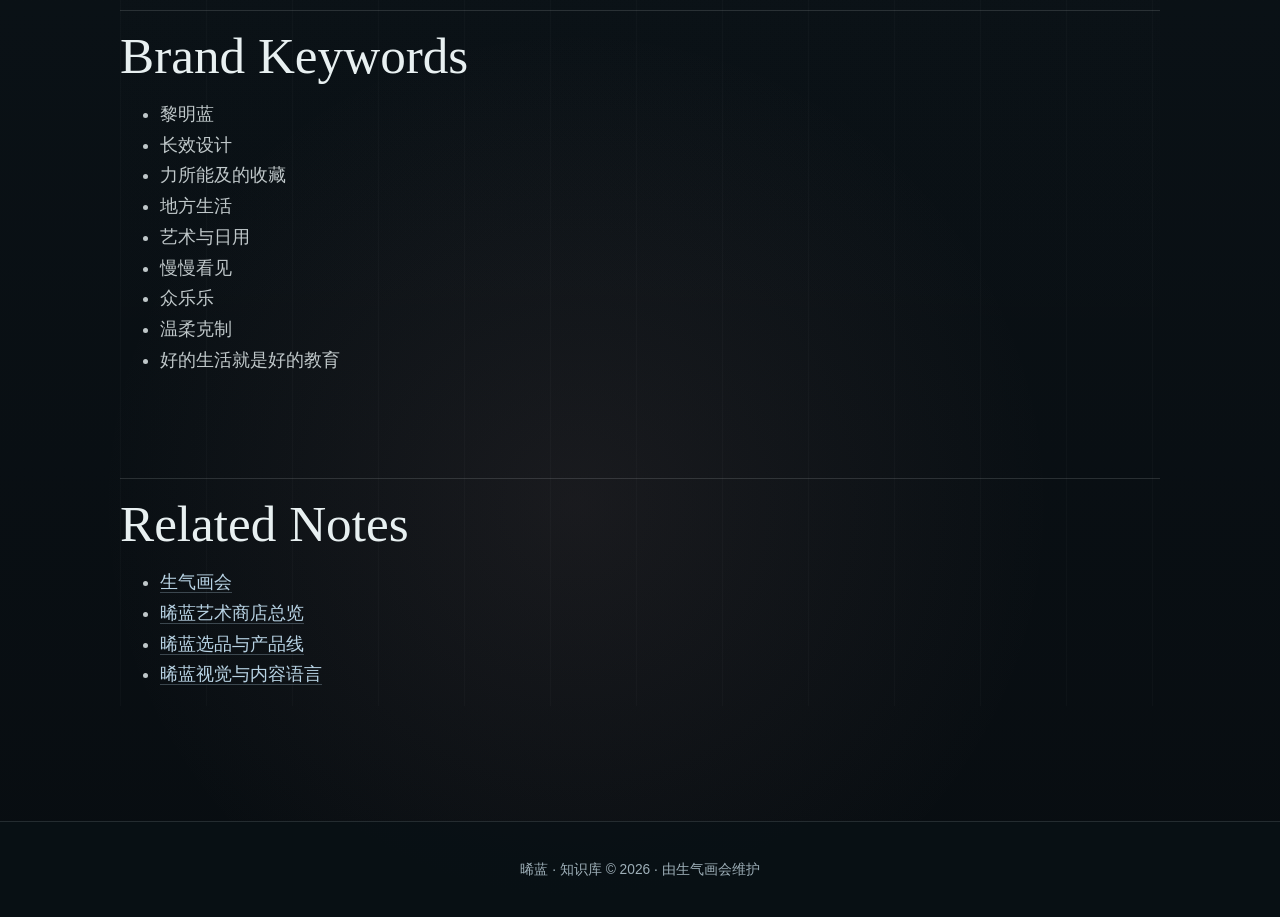
<file: xilan-brand-identity.html>
<!DOCTYPE html>
<html lang="zh-CN">
<head>
  <meta charset="UTF-8">
  <meta name="viewport" content="width=device-width, initial-scale=1.0">
  <title>晞蓝品牌身份 - 晞蓝</title>
  <link rel="stylesheet" href="assets/site.css">
</head>
<body class="page-brand">
  <header class="site-header">
    <div class="site-header__inner">
      <a href="index.html" class="brand" aria-label="晞蓝首页">
        <img src="assets/xilan-logo.svg" alt="晞蓝" class="brand__logo" width="40" height="40">
        <span class="brand__text">晞蓝 · 知识库</span>
      </a>
      <nav class="top-nav" aria-label="顶部导航">
        <a href="xilan-art-store-overview.html">总览</a>
        <a href="shengqi-painting-society.html">生气画会</a>
        <a href="xilan-see-her-beyond.html">活动</a>
        <a href="xilan-brand-identity.html" class="active">品牌</a>
      </nav>
    </div>
  </header>
  <div class="shell">
    <main class="content">
<h1>晞蓝品牌身份</h1>
<h2>One-Line Position</h2>
<p>晞蓝艺术商店是由生气画会延伸出的生活美学空间，也是一个把艺术、器物、地方生活和长期主义收藏放在一起实践的线下艺术商店。</p>
<h2>Relationship Map</h2>
<ul>
<li><strong>生气画会</strong>：艺术小组与内容母体，成立于 2017 年，扎根阳江在地生活与文献梳理。晞蓝是生气画会面向公众的第一个线下实体空间。（→ <a href="shengqi-painting-society.html">生气画会</a>）</li>
<li><strong>晞蓝艺术商店</strong>：面向公众的商店、活动空间和生活美学入口。&quot;</li>
<li><strong>回书房</strong>：当前资料中提到的相关注册主体，晞蓝微信公众号关联&quot;生气画会-回书房&quot;。</li>
</ul>
<p>三个实体的关系不是上下级，而是&quot;生长&quot;关系：生气画会是内容源头，晞蓝是公众窗口，回书房是支撑骨架。</p>
<h2>品牌源头</h2>
<p>晞蓝是在生气画会的实践基础上自然延伸出来的空间。生气画会多年积累的在地经验、艺术共创和关系网络，需要一个面向公众的物理空间来承载。春节期间，看到心爱的藏品被大小朋友挑走，那种&quot;众乐乐&quot;的感觉给了团队继续做下去的信心，也让晞蓝的落地有了真实的情感起点。</p>
<h2>Name And Atmosphere</h2>
<p>&quot;晞蓝 LightBlue&quot;取自黎明破晓时的天空颜色，介于夜与昼之间，安静却蓄满光。</p>
<p>这个名字给品牌提供了稳定的气质线索：温和、克制、耐心、明亮、有生命感。晞蓝不是高声宣告型品牌，更像一个愿意把光慢慢放进生活里的空间。</p>
<h2>Core Belief</h2>
<p>晞蓝倡导&quot;力所能及的收藏&quot;，相信每个人都有一个与艺术相遇的机会。收藏不必被理解为遥远、昂贵、只属于少数人的行为，也可以从一件画作、一件器物、一串珠子、一次活动开始。</p>
<h2>Brand Stance</h2>
<p>晞蓝希望成为地球友好的、只售长效设计产品的艺术商店。商业在这里不是单纯的售卖行为，而是价值被检验、记录和共享的过程。</p>
<p>可以把晞蓝的行动排序理解为：</p>
<pre><code>flowchart LR
<p>A[&quot;社会&quot;] --&gt; B[&quot;地方&quot;]</p>
<p>B --&gt; C[&quot;自我&quot;]</p>
<p>C --&gt; D[&quot;生意&quot;]</p>
<p></code></pre></p>
<p>这个排序很重要：它说明晞蓝不是先从&quot;卖什么&quot;出发，而是先从&quot;我们如何在地方生活中建立关系&quot;出发。社会是起点，地方是根基，自我是尺度，生意是结果。</p>
<h2>Brand Voice / 品牌声音</h2>
<p>晞蓝的沟通风格不是宣告型或促销型。更适合的描述是：</p>
<ul>
<li><strong>如朋友般说话</strong>——像一位愿意慢慢介绍好东西的朋友，不是导购。</li>
<li><strong>留白</strong>——不过度解释，让空间和器物自己说话。</li>
<li><strong>真实感优先</strong>——纪录片式、现场余温，不是精修广告。</li>
<li><strong>温柔但有力量</strong>——内容可以温和，但价值观是清楚的。</li>
</ul>
<p>（→ <a href="xilan-visual-and-content-language.html">晞蓝视觉与内容语言</a> 中有更详细的视觉、动效和声音方向。）</p>
<h2>公开传播方向</h2>
<table>
<tr>
<th>2026 主题引语</th>
<th>重返千禧——把千禧年的温柔带回来</th>
</tr>
</table>
<h2>Brand Keywords</h2>
<ul>
<li>黎明蓝</li>
<li>长效设计</li>
<li>力所能及的收藏</li>
<li>地方生活</li>
<li>艺术与日用</li>
<li>慢慢看见</li>
<li>众乐乐</li>
<li>温柔克制</li>
<li>好的生活就是好的教育</li>
</ul>
<h2>Related Notes</h2>
<ul>
<li><a href="shengqi-painting-society.html">生气画会</a></li>
<li><a href="xilan-art-store-overview.html">晞蓝艺术商店总览</a></li>
<li><a href="xilan-selection-and-products.html">晞蓝选品与产品线</a></li>
<li><a href="xilan-visual-and-content-language.html">晞蓝视觉与内容语言</a></li>
</ul></div>
</div>
    </main>
  </div>
  <footer class="site-footer">晞蓝 · 知识库 © 2026 · 由生气画会维护</footer>
  <script src="assets/site.js"></script>
</body>
</html>
</file>
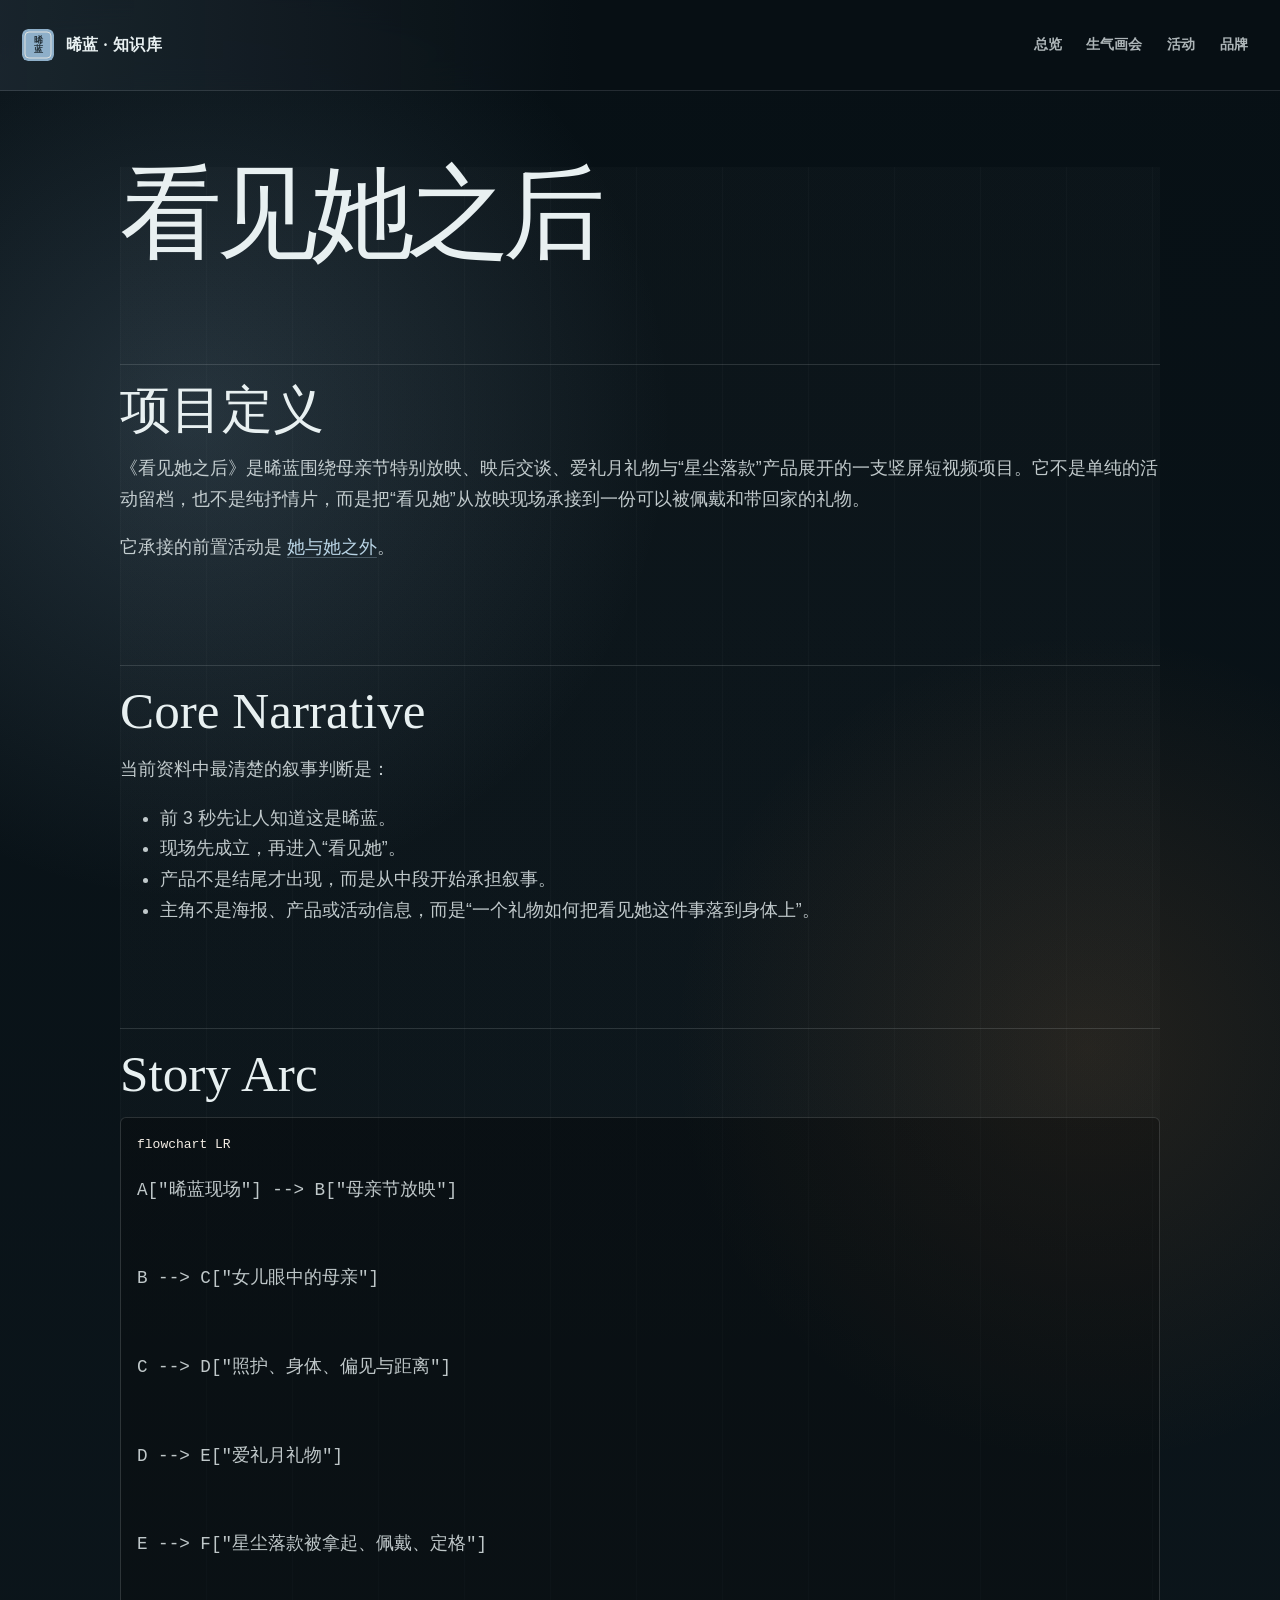
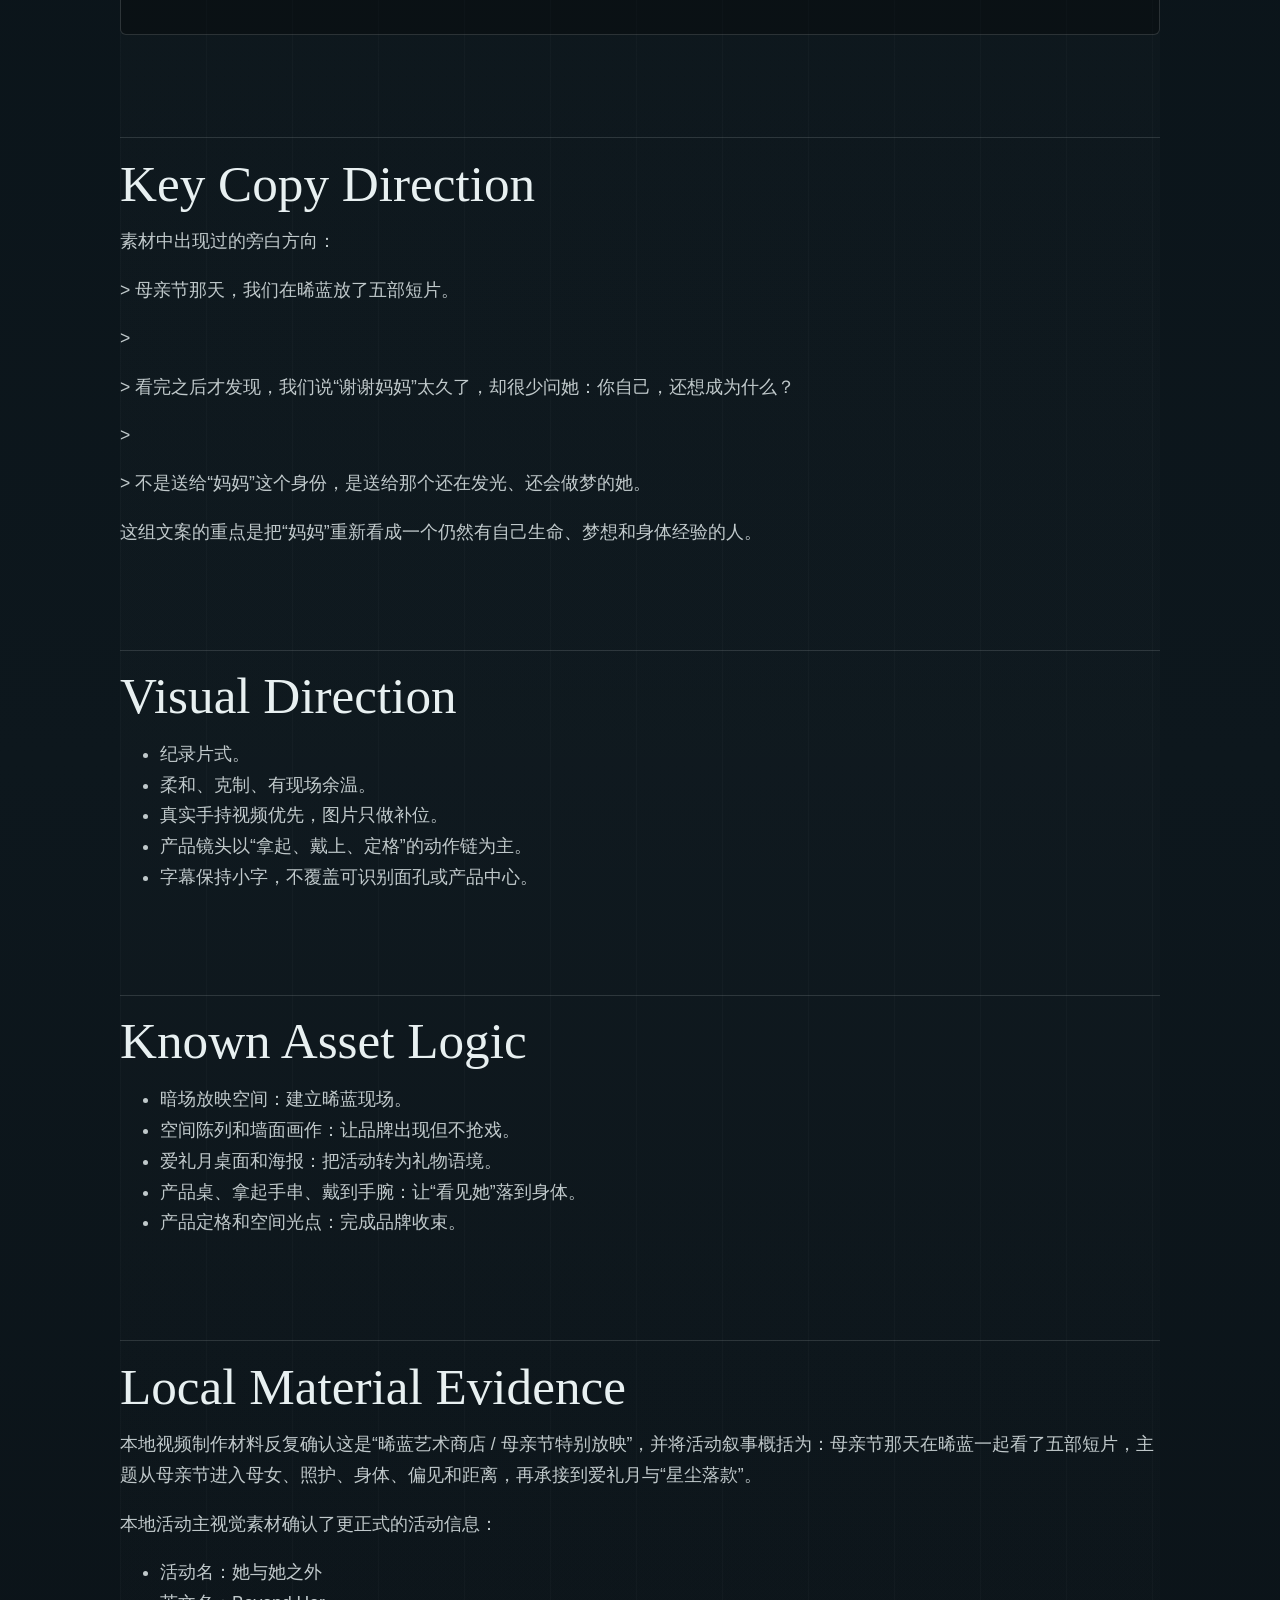
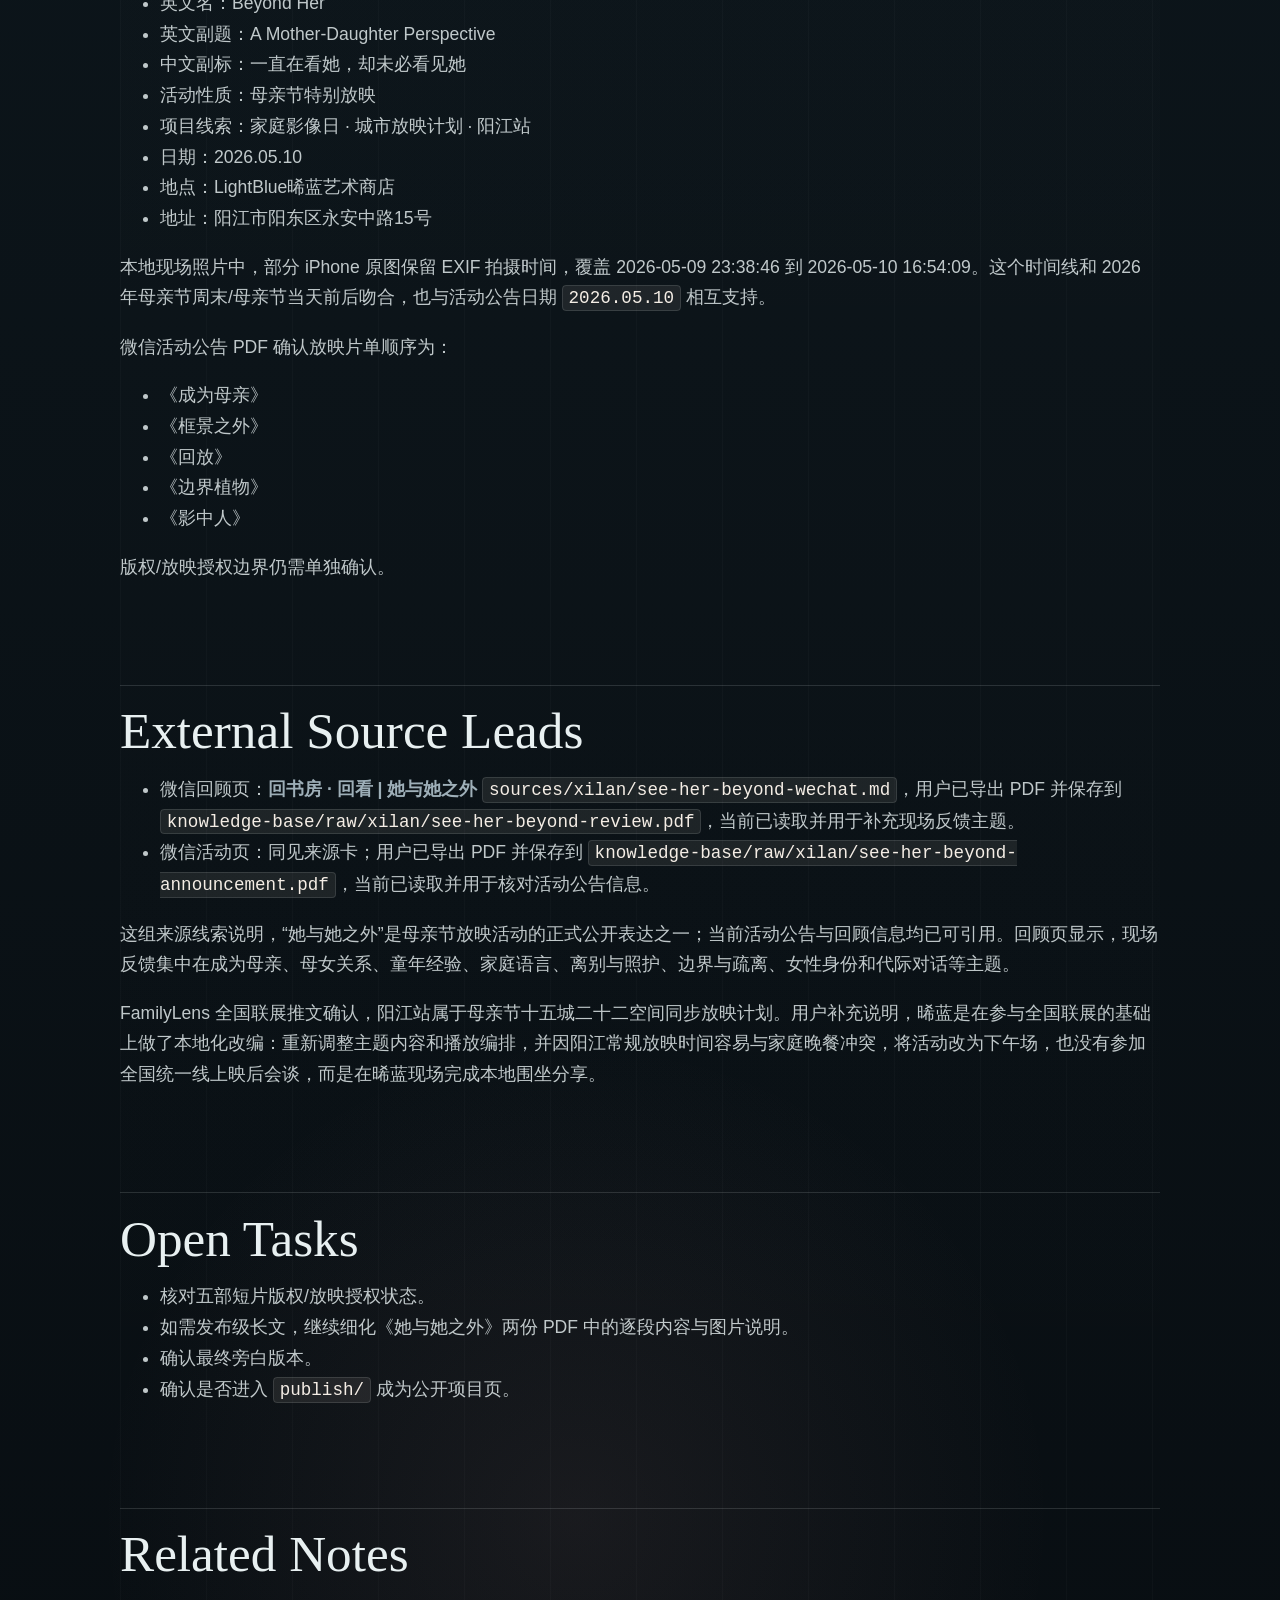
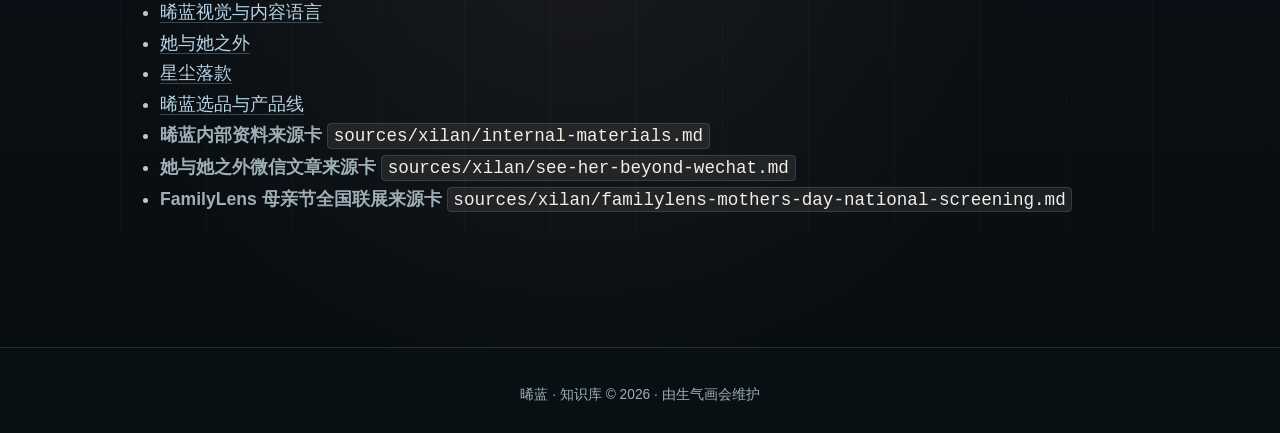
<file: xilan-see-her-after.html>
<!DOCTYPE html>
<html lang="zh-CN">
<head>
  <meta charset="UTF-8">
  <meta name="viewport" content="width=device-width, initial-scale=1.0">
  <title>看见她之后 - 晞蓝</title>
  <link rel="stylesheet" href="assets/site.css">
</head>
<body class="page-after">
  <header class="site-header">
    <div class="site-header__inner">
      <a href="index.html" class="brand" aria-label="晞蓝首页">
        <img src="assets/xilan-logo.svg" alt="晞蓝" class="brand__logo" width="40" height="40">
        <span class="brand__text">晞蓝 · 知识库</span>
      </a>
      <nav class="top-nav" aria-label="顶部导航">
        <a href="xilan-art-store-overview.html">总览</a>
        <a href="shengqi-painting-society.html">生气画会</a>
        <a href="xilan-see-her-beyond.html">活动</a>
        <a href="xilan-brand-identity.html">品牌</a>
      </nav>
    </div>
  </header>
  <div class="shell">
    <main class="content">
<h1>看见她之后</h1>
<h2>项目定义</h2>
<p>《看见她之后》是晞蓝围绕母亲节特别放映、映后交谈、爱礼月礼物与“星尘落款”产品展开的一支竖屏短视频项目。它不是单纯的活动留档，也不是纯抒情片，而是把“看见她”从放映现场承接到一份可以被佩戴和带回家的礼物。</p>
<p>它承接的前置活动是 <a href="xilan-see-her-beyond.html">她与她之外</a>。</p>
<h2>Core Narrative</h2>
<p>当前资料中最清楚的叙事判断是：</p>
<ul>
<li>前 3 秒先让人知道这是晞蓝。</li>
<li>现场先成立，再进入“看见她”。</li>
<li>产品不是结尾才出现，而是从中段开始承担叙事。</li>
<li>主角不是海报、产品或活动信息，而是“一个礼物如何把看见她这件事落到身体上”。</li>
</ul>
<h2>Story Arc</h2>
<pre><code>flowchart LR
<p>A[&quot;晞蓝现场&quot;] --&gt; B[&quot;母亲节放映&quot;]</p>
<p>B --&gt; C[&quot;女儿眼中的母亲&quot;]</p>
<p>C --&gt; D[&quot;照护、身体、偏见与距离&quot;]</p>
<p>D --&gt; E[&quot;爱礼月礼物&quot;]</p>
<p>E --&gt; F[&quot;星尘落款被拿起、佩戴、定格&quot;]</p>
<p></code></pre></p>
<h2>Key Copy Direction</h2>
<p>素材中出现过的旁白方向：</p>
<p>&gt; 母亲节那天，我们在晞蓝放了五部短片。</p>
<p>&gt;</p>
<p>&gt; 看完之后才发现，我们说“谢谢妈妈”太久了，却很少问她：你自己，还想成为什么？</p>
<p>&gt;</p>
<p>&gt; 不是送给“妈妈”这个身份，是送给那个还在发光、还会做梦的她。</p>
<p>这组文案的重点是把“妈妈”重新看成一个仍然有自己生命、梦想和身体经验的人。</p>
<h2>Visual Direction</h2>
<ul>
<li>纪录片式。</li>
<li>柔和、克制、有现场余温。</li>
<li>真实手持视频优先，图片只做补位。</li>
<li>产品镜头以“拿起、戴上、定格”的动作链为主。</li>
<li>字幕保持小字，不覆盖可识别面孔或产品中心。</li>
</ul>
<h2>Known Asset Logic</h2>
<ul>
<li>暗场放映空间：建立晞蓝现场。</li>
<li>空间陈列和墙面画作：让品牌出现但不抢戏。</li>
<li>爱礼月桌面和海报：把活动转为礼物语境。</li>
<li>产品桌、拿起手串、戴到手腕：让“看见她”落到身体。</li>
<li>产品定格和空间光点：完成品牌收束。</li>
</ul>
<h2>Local Material Evidence</h2>
<p>本地视频制作材料反复确认这是“晞蓝艺术商店 / 母亲节特别放映”，并将活动叙事概括为：母亲节那天在晞蓝一起看了五部短片，主题从母亲节进入母女、照护、身体、偏见和距离，再承接到爱礼月与“星尘落款”。</p>
<p>本地活动主视觉素材确认了更正式的活动信息：</p>
<ul>
<li>活动名：她与她之外</li>
<li>英文名：Beyond Her</li>
<li>英文副题：A Mother-Daughter Perspective</li>
<li>中文副标：一直在看她，却未必看见她</li>
<li>活动性质：母亲节特别放映</li>
<li>项目线索：家庭影像日 · 城市放映计划 · 阳江站</li>
<li>日期：2026.05.10</li>
<li>地点：LightBlue晞蓝艺术商店</li>
<li>地址：阳江市阳东区永安中路15号</li>
</ul>
<p>本地现场照片中，部分 iPhone 原图保留 EXIF 拍摄时间，覆盖 2026-05-09 23:38:46 到 2026-05-10 16:54:09。这个时间线和 2026 年母亲节周末/母亲节当天前后吻合，也与活动公告日期 <code>2026.05.10</code> 相互支持。</p>
<p>微信活动公告 PDF 确认放映片单顺序为：</p>
<ul>
<li>《成为母亲》</li>
<li>《框景之外》</li>
<li>《回放》</li>
<li>《边界植物》</li>
<li>《影中人》</li>
</ul>
<p>版权/放映授权边界仍需单独确认。</p>
<h2>External Source Leads</h2>
<ul>
<li>微信回顾页：<span class="source-ref">回书房 · 回看 | 她与她之外</span> <code>sources/xilan/see-her-beyond-wechat.md</code>，用户已导出 PDF 并保存到 <code>knowledge-base/raw/xilan/see-her-beyond-review.pdf</code>，当前已读取并用于补充现场反馈主题。</li>
<li>微信活动页：同见来源卡；用户已导出 PDF 并保存到 <code>knowledge-base/raw/xilan/see-her-beyond-announcement.pdf</code>，当前已读取并用于核对活动公告信息。</li>
</ul>
<p>这组来源线索说明，“她与她之外”是母亲节放映活动的正式公开表达之一；当前活动公告与回顾信息均已可引用。回顾页显示，现场反馈集中在成为母亲、母女关系、童年经验、家庭语言、离别与照护、边界与疏离、女性身份和代际对话等主题。</p>
<p>FamilyLens 全国联展推文确认，阳江站属于母亲节十五城二十二空间同步放映计划。用户补充说明，晞蓝是在参与全国联展的基础上做了本地化改编：重新调整主题内容和播放编排，并因阳江常规放映时间容易与家庭晚餐冲突，将活动改为下午场，也没有参加全国统一线上映后会谈，而是在晞蓝现场完成本地围坐分享。</p>
<h2>Open Tasks</h2>
<ul>
<li>核对五部短片版权/放映授权状态。</li>
<li>如需发布级长文，继续细化《她与她之外》两份 PDF 中的逐段内容与图片说明。</li>
<li>确认最终旁白版本。</li>
<li>确认是否进入 <code>publish/</code> 成为公开项目页。</li>
</ul>
<h2>Related Notes</h2>
<ul>
<li><a href="xilan-visual-and-content-language.html">晞蓝视觉与内容语言</a></li>
<li><a href="xilan-see-her-beyond.html">她与她之外</a></li>
<li><a href="xilan-stardust-bracelet.html">星尘落款</a></li>
<li><a href="xilan-selection-and-products.html">晞蓝选品与产品线</a></li>
<li><span class="source-ref">晞蓝内部资料来源卡</span> <code>sources/xilan/internal-materials.md</code></li>
<li><span class="source-ref">她与她之外微信文章来源卡</span> <code>sources/xilan/see-her-beyond-wechat.md</code></li>
<li><span class="source-ref">FamilyLens 母亲节全国联展来源卡</span> <code>sources/xilan/familylens-mothers-day-national-screening.md</code></li>
</ul></div>
</div>
    </main>
  </div>
  <footer class="site-footer">晞蓝 · 知识库 © 2026 · 由生气画会维护</footer>
  <script src="assets/site.js"></script>
</body>
</html>
</file>
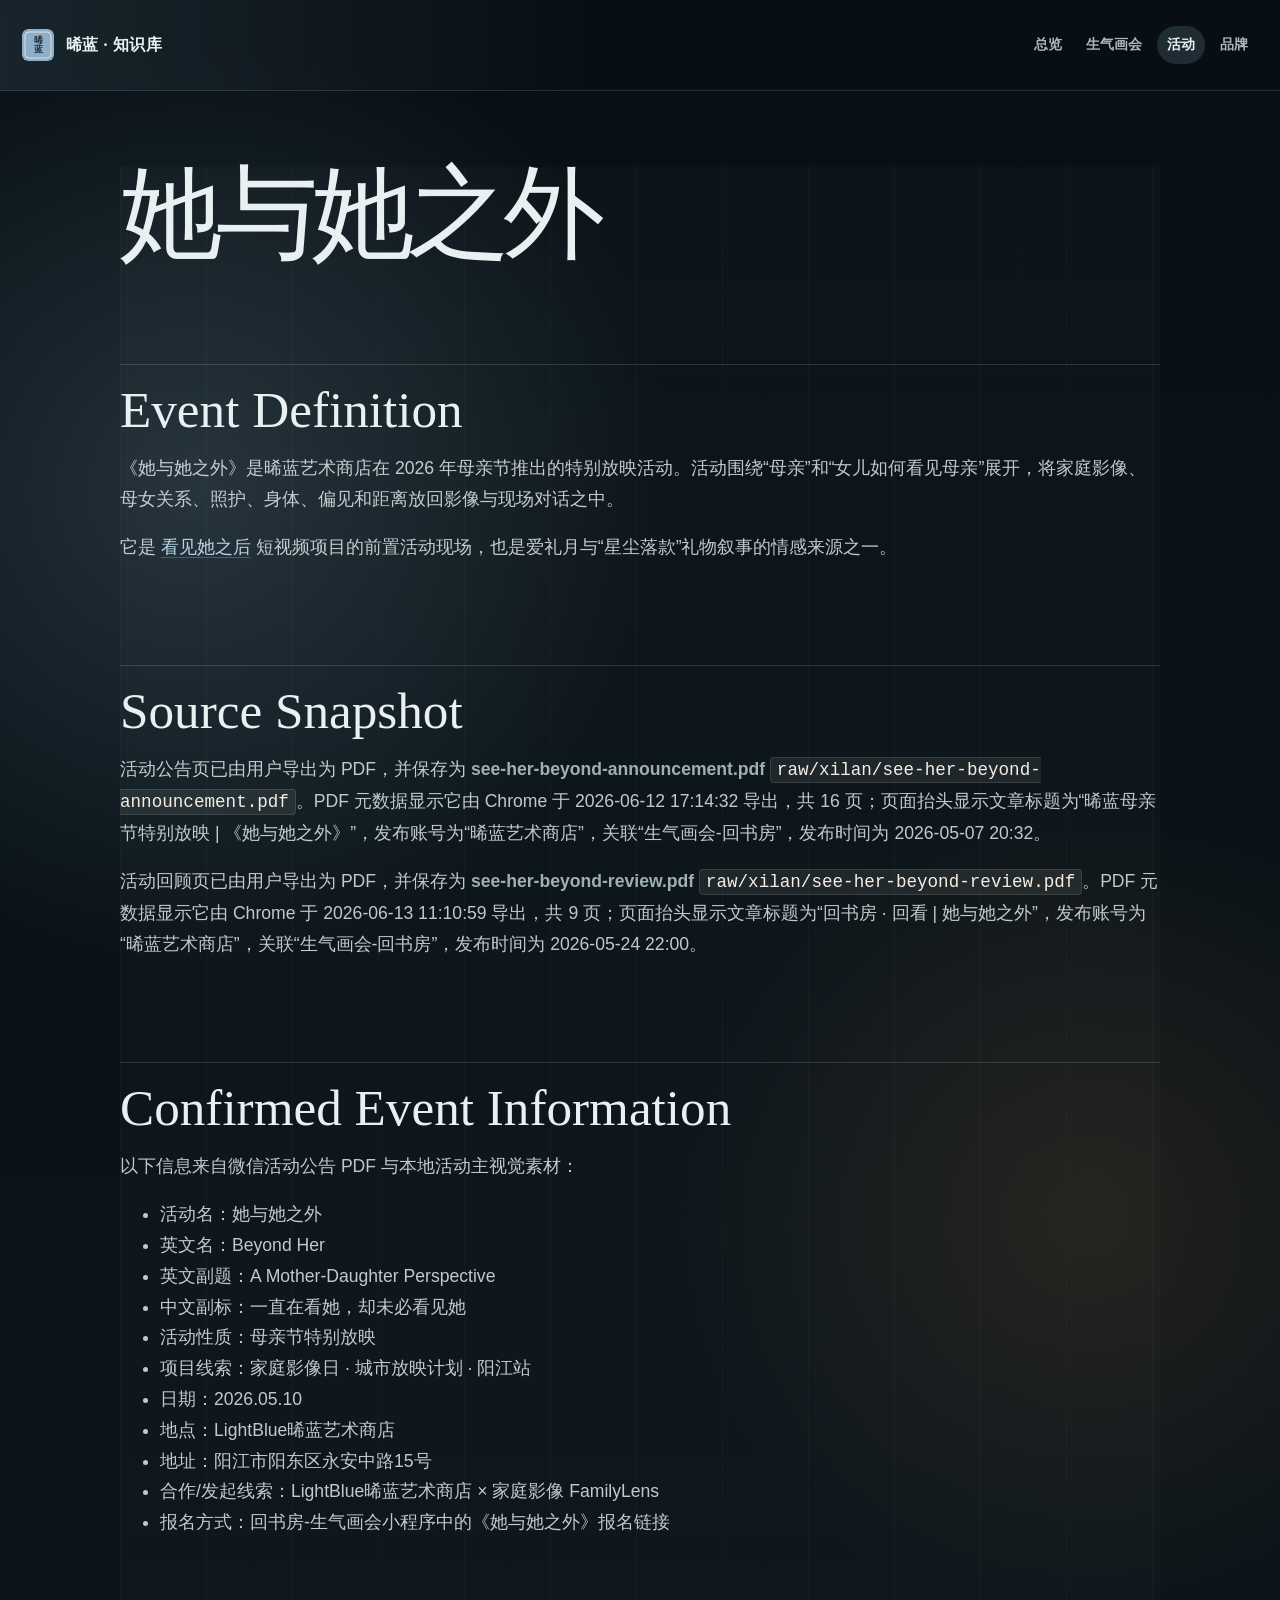
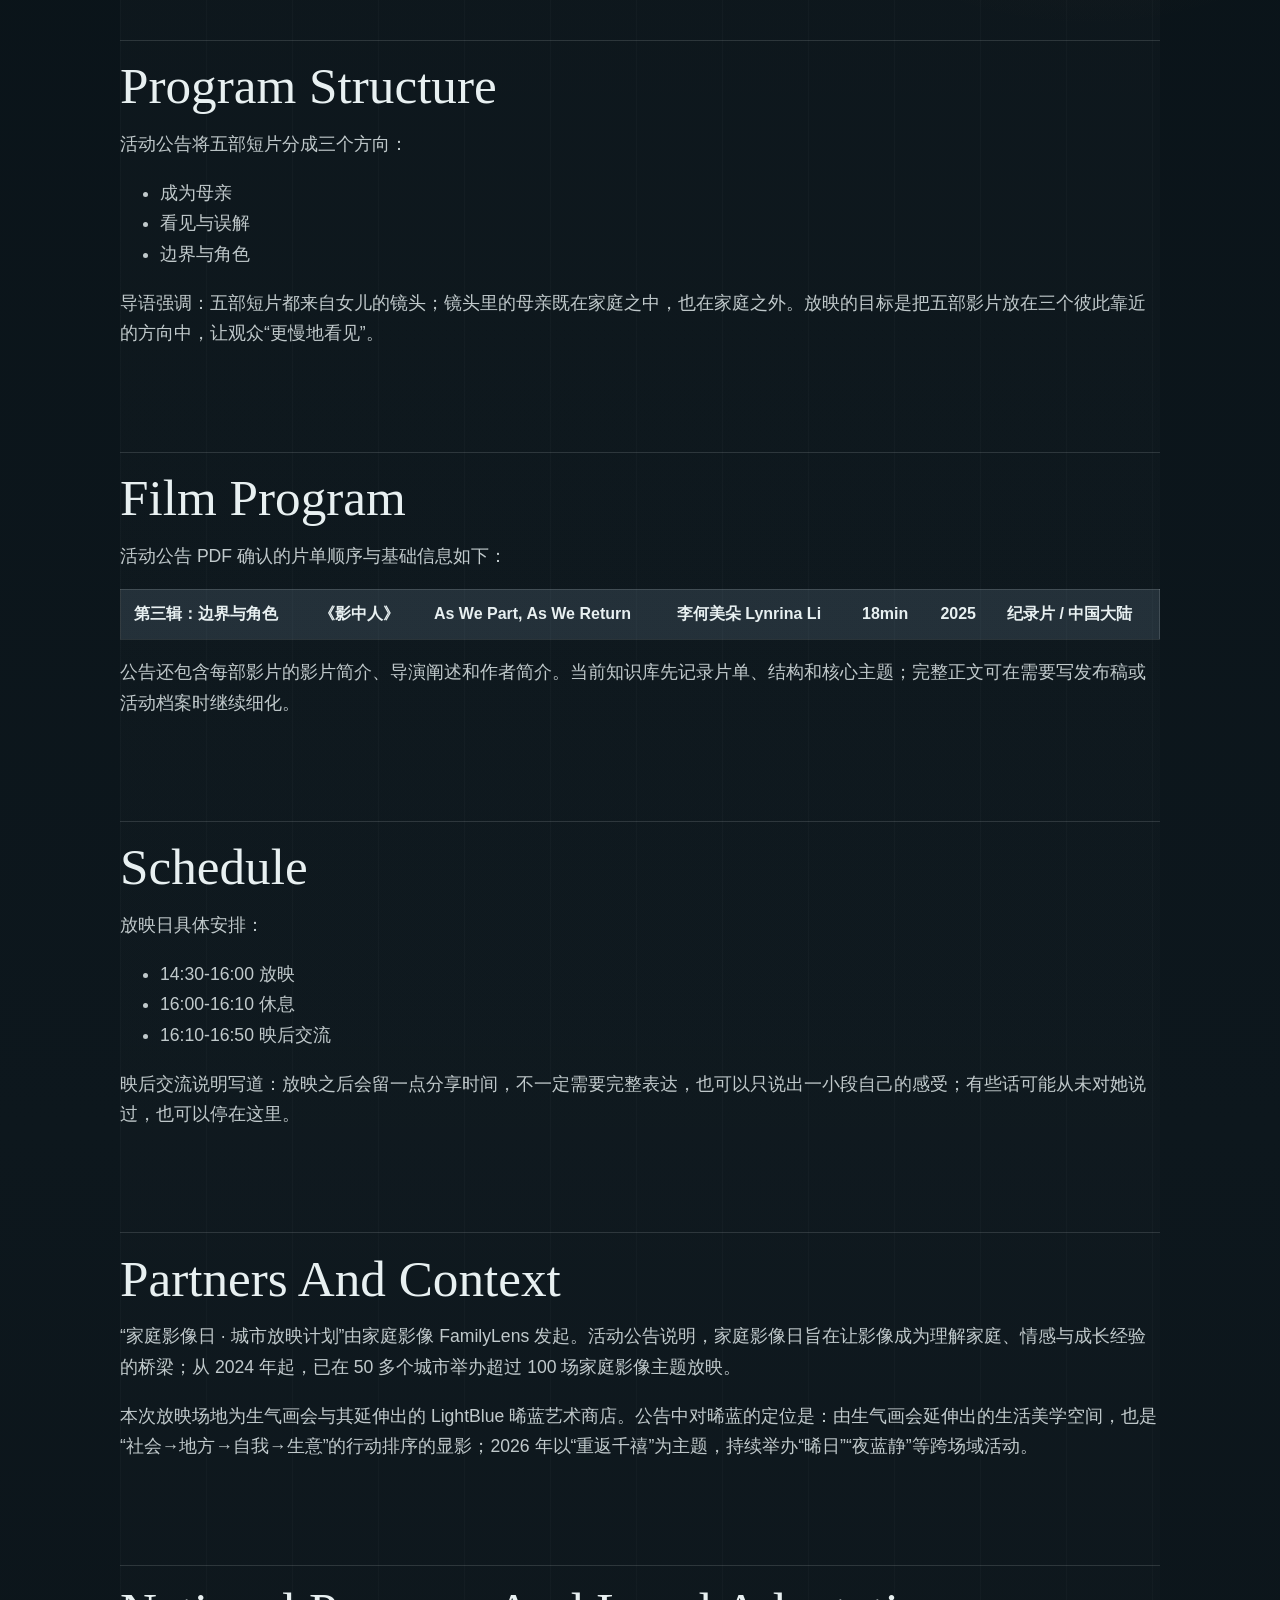
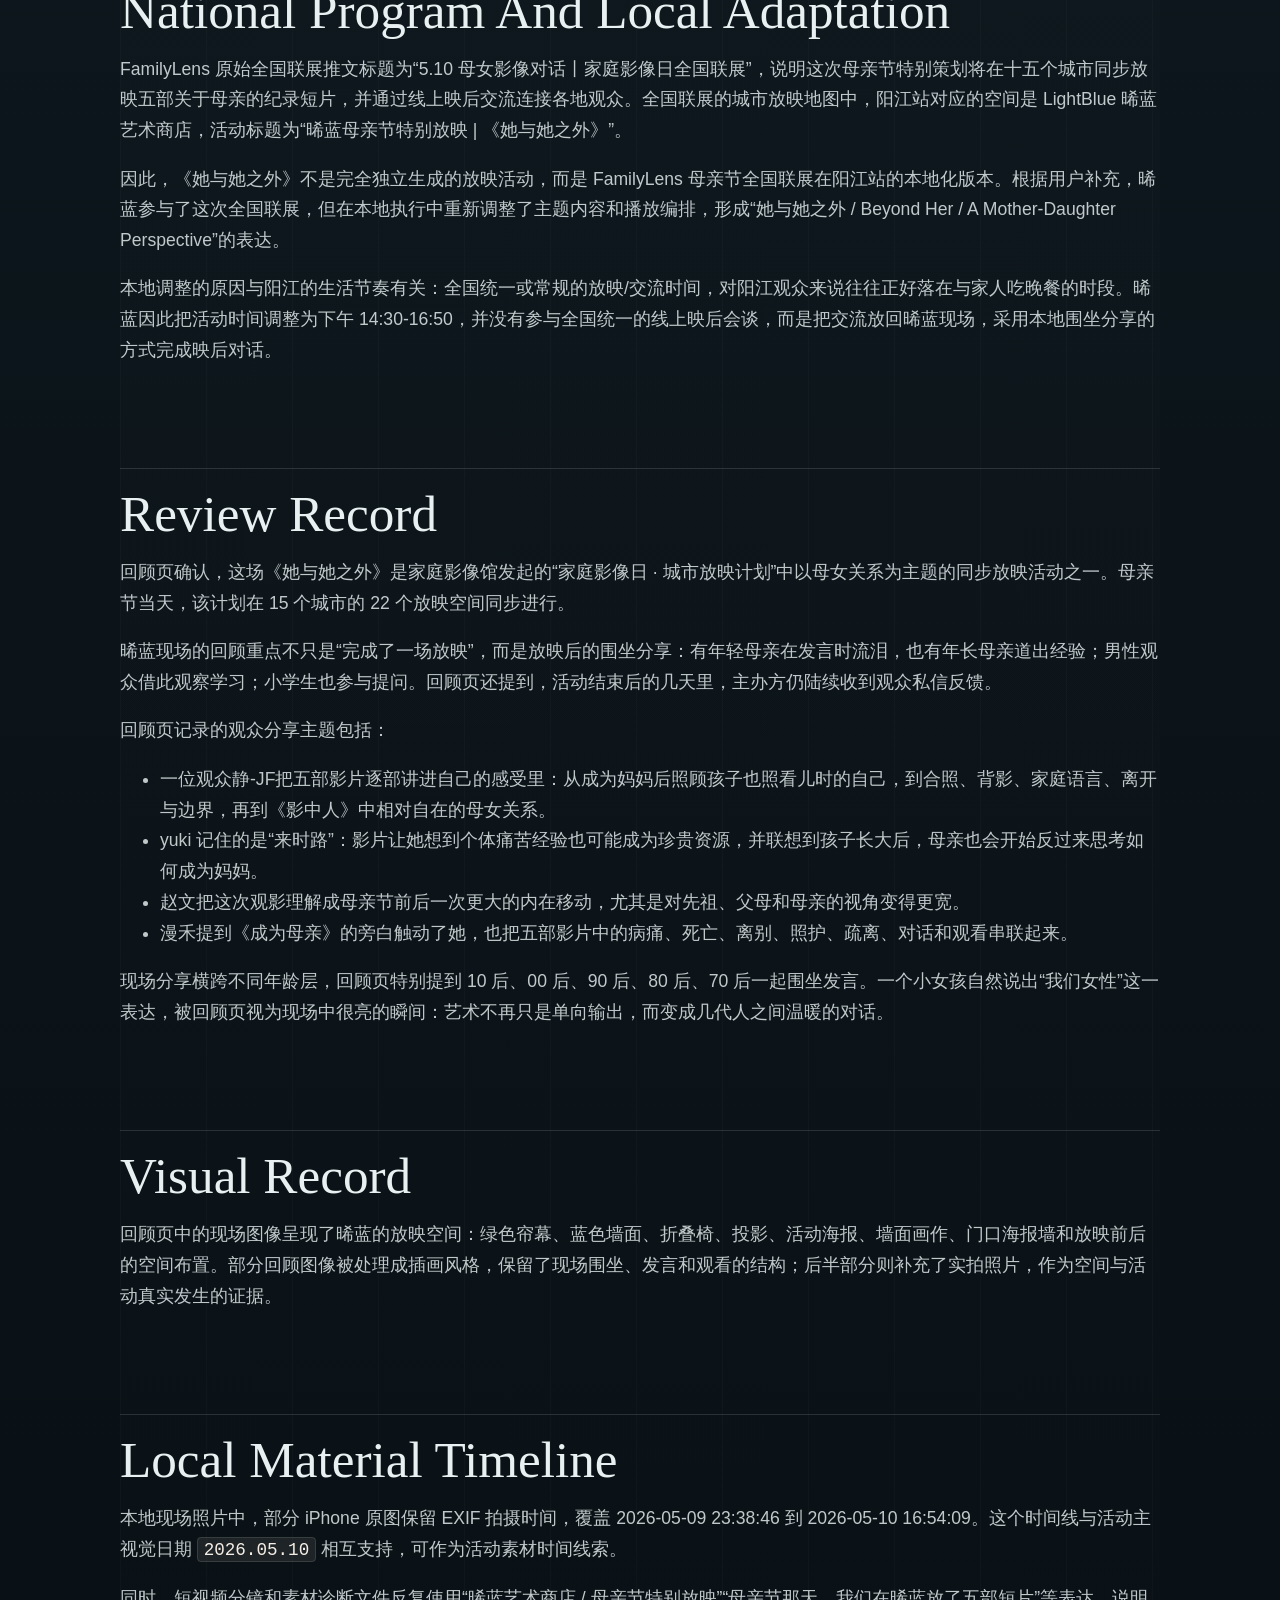
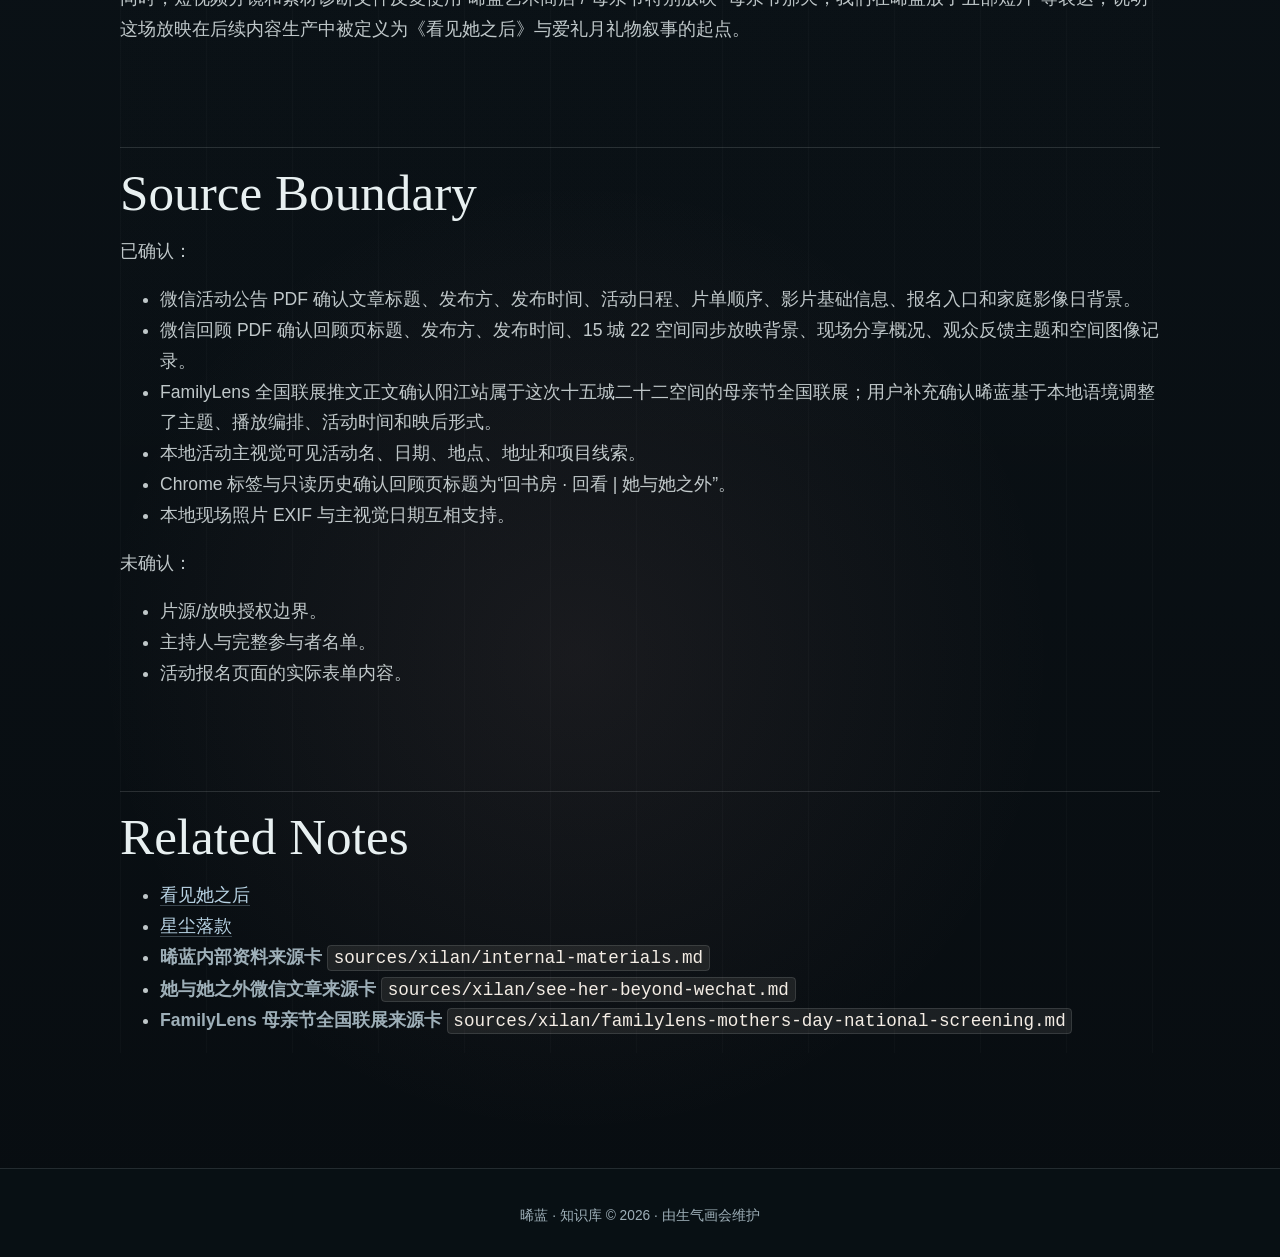
<file: xilan-see-her-beyond.html>
<!DOCTYPE html>
<html lang="zh-CN">
<head>
  <meta charset="UTF-8">
  <meta name="viewport" content="width=device-width, initial-scale=1.0">
  <title>她与她之外 - 晞蓝</title>
  <link rel="stylesheet" href="assets/site.css">
</head>
<body class="page-events">
  <header class="site-header">
    <div class="site-header__inner">
      <a href="index.html" class="brand" aria-label="晞蓝首页">
        <img src="assets/xilan-logo.svg" alt="晞蓝" class="brand__logo" width="40" height="40">
        <span class="brand__text">晞蓝 · 知识库</span>
      </a>
      <nav class="top-nav" aria-label="顶部导航">
        <a href="xilan-art-store-overview.html">总览</a>
        <a href="shengqi-painting-society.html">生气画会</a>
        <a href="xilan-see-her-beyond.html" class="active">活动</a>
        <a href="xilan-brand-identity.html">品牌</a>
      </nav>
    </div>
  </header>
  <div class="shell">
    <main class="content">
<h1>她与她之外</h1>
<h2>Event Definition</h2>
<p>《她与她之外》是晞蓝艺术商店在 2026 年母亲节推出的特别放映活动。活动围绕“母亲”和“女儿如何看见母亲”展开，将家庭影像、母女关系、照护、身体、偏见和距离放回影像与现场对话之中。</p>
<p>它是 <a href="xilan-see-her-after.html">看见她之后</a> 短视频项目的前置活动现场，也是爱礼月与“星尘落款”礼物叙事的情感来源之一。</p>
<h2>Source Snapshot</h2>
<p>活动公告页已由用户导出为 PDF，并保存为 <span class="source-ref">see-her-beyond-announcement.pdf</span> <code>raw/xilan/see-her-beyond-announcement.pdf</code>。PDF 元数据显示它由 Chrome 于 2026-06-12 17:14:32 导出，共 16 页；页面抬头显示文章标题为“晞蓝母亲节特别放映 | 《她与她之外》”，发布账号为“晞蓝艺术商店”，关联“生气画会-回书房”，发布时间为 2026-05-07 20:32。</p>
<p>活动回顾页已由用户导出为 PDF，并保存为 <span class="source-ref">see-her-beyond-review.pdf</span> <code>raw/xilan/see-her-beyond-review.pdf</code>。PDF 元数据显示它由 Chrome 于 2026-06-13 11:10:59 导出，共 9 页；页面抬头显示文章标题为“回书房 · 回看 | 她与她之外”，发布账号为“晞蓝艺术商店”，关联“生气画会-回书房”，发布时间为 2026-05-24 22:00。</p>
<h2>Confirmed Event Information</h2>
<p>以下信息来自微信活动公告 PDF 与本地活动主视觉素材：</p>
<ul>
<li>活动名：她与她之外</li>
<li>英文名：Beyond Her</li>
<li>英文副题：A Mother-Daughter Perspective</li>
<li>中文副标：一直在看她，却未必看见她</li>
<li>活动性质：母亲节特别放映</li>
<li>项目线索：家庭影像日 · 城市放映计划 · 阳江站</li>
<li>日期：2026.05.10</li>
<li>地点：LightBlue晞蓝艺术商店</li>
<li>地址：阳江市阳东区永安中路15号</li>
<li>合作/发起线索：LightBlue晞蓝艺术商店 × 家庭影像 FamilyLens</li>
<li>报名方式：回书房-生气画会小程序中的《她与她之外》报名链接</li>
</ul>
<h2>Program Structure</h2>
<p>活动公告将五部短片分成三个方向：</p>
<ul>
<li>成为母亲</li>
<li>看见与误解</li>
<li>边界与角色</li>
</ul>
<p>导语强调：五部短片都来自女儿的镜头；镜头里的母亲既在家庭之中，也在家庭之外。放映的目标是把五部影片放在三个彼此靠近的方向中，让观众“更慢地看见”。</p>
<h2>Film Program</h2>
<p>活动公告 PDF 确认的片单顺序与基础信息如下：</p>
<table>
<tr>
<th>第三辑：边界与角色</th>
<th>《影中人》</th>
<th>As We Part, As We Return</th>
<th>李何美朵 Lynrina Li</th>
<th>18min</th>
<th>2025</th>
<th>纪录片 / 中国大陆</th>
</tr>
</table>
<p>公告还包含每部影片的影片简介、导演阐述和作者简介。当前知识库先记录片单、结构和核心主题；完整正文可在需要写发布稿或活动档案时继续细化。</p>
<h2>Schedule</h2>
<p>放映日具体安排：</p>
<ul>
<li>14:30-16:00 放映</li>
<li>16:00-16:10 休息</li>
<li>16:10-16:50 映后交流</li>
</ul>
<p>映后交流说明写道：放映之后会留一点分享时间，不一定需要完整表达，也可以只说出一小段自己的感受；有些话可能从未对她说过，也可以停在这里。</p>
<h2>Partners And Context</h2>
<p>“家庭影像日 · 城市放映计划”由家庭影像 FamilyLens 发起。活动公告说明，家庭影像日旨在让影像成为理解家庭、情感与成长经验的桥梁；从 2024 年起，已在 50 多个城市举办超过 100 场家庭影像主题放映。</p>
<p>本次放映场地为生气画会与其延伸出的 LightBlue 晞蓝艺术商店。公告中对晞蓝的定位是：由生气画会延伸出的生活美学空间，也是“社会→地方→自我→生意”的行动排序的显影；2026 年以“重返千禧”为主题，持续举办“晞日”“夜蓝静”等跨场域活动。</p>
<h2>National Program And Local Adaptation</h2>
<p>FamilyLens 原始全国联展推文标题为“5.10 母女影像对话丨家庭影像日全国联展”，说明这次母亲节特别策划将在十五个城市同步放映五部关于母亲的纪录短片，并通过线上映后交流连接各地观众。全国联展的城市放映地图中，阳江站对应的空间是 LightBlue 晞蓝艺术商店，活动标题为“晞蓝母亲节特别放映 | 《她与她之外》”。</p>
<p>因此，《她与她之外》不是完全独立生成的放映活动，而是 FamilyLens 母亲节全国联展在阳江站的本地化版本。根据用户补充，晞蓝参与了这次全国联展，但在本地执行中重新调整了主题内容和播放编排，形成“她与她之外 / Beyond Her / A Mother-Daughter Perspective”的表达。</p>
<p>本地调整的原因与阳江的生活节奏有关：全国统一或常规的放映/交流时间，对阳江观众来说往往正好落在与家人吃晚餐的时段。晞蓝因此把活动时间调整为下午 14:30-16:50，并没有参与全国统一的线上映后会谈，而是把交流放回晞蓝现场，采用本地围坐分享的方式完成映后对话。</p>
<h2>Review Record</h2>
<p>回顾页确认，这场《她与她之外》是家庭影像馆发起的“家庭影像日 · 城市放映计划”中以母女关系为主题的同步放映活动之一。母亲节当天，该计划在 15 个城市的 22 个放映空间同步进行。</p>
<p>晞蓝现场的回顾重点不只是“完成了一场放映”，而是放映后的围坐分享：有年轻母亲在发言时流泪，也有年长母亲道出经验；男性观众借此观察学习；小学生也参与提问。回顾页还提到，活动结束后的几天里，主办方仍陆续收到观众私信反馈。</p>
<p>回顾页记录的观众分享主题包括：</p>
<ul>
<li>一位观众静-JF把五部影片逐部讲进自己的感受里：从成为妈妈后照顾孩子也照看儿时的自己，到合照、背影、家庭语言、离开与边界，再到《影中人》中相对自在的母女关系。</li>
<li>yuki 记住的是“来时路”：影片让她想到个体痛苦经验也可能成为珍贵资源，并联想到孩子长大后，母亲也会开始反过来思考如何成为妈妈。</li>
<li>赵文把这次观影理解成母亲节前后一次更大的内在移动，尤其是对先祖、父母和母亲的视角变得更宽。</li>
<li>漫禾提到《成为母亲》的旁白触动了她，也把五部影片中的病痛、死亡、离别、照护、疏离、对话和观看串联起来。</li>
</ul>
<p>现场分享横跨不同年龄层，回顾页特别提到 10 后、00 后、90 后、80 后、70 后一起围坐发言。一个小女孩自然说出“我们女性”这一表达，被回顾页视为现场中很亮的瞬间：艺术不再只是单向输出，而变成几代人之间温暖的对话。</p>
<h2>Visual Record</h2>
<p>回顾页中的现场图像呈现了晞蓝的放映空间：绿色帘幕、蓝色墙面、折叠椅、投影、活动海报、墙面画作、门口海报墙和放映前后的空间布置。部分回顾图像被处理成插画风格，保留了现场围坐、发言和观看的结构；后半部分则补充了实拍照片，作为空间与活动真实发生的证据。</p>
<h2>Local Material Timeline</h2>
<p>本地现场照片中，部分 iPhone 原图保留 EXIF 拍摄时间，覆盖 2026-05-09 23:38:46 到 2026-05-10 16:54:09。这个时间线与活动主视觉日期 <code>2026.05.10</code> 相互支持，可作为活动素材时间线索。</p>
<p>同时，短视频分镜和素材诊断文件反复使用“晞蓝艺术商店 / 母亲节特别放映”“母亲节那天，我们在晞蓝放了五部短片”等表达，说明这场放映在后续内容生产中被定义为《看见她之后》与爱礼月礼物叙事的起点。</p>
<h2>Source Boundary</h2>
<p>已确认：</p>
<ul>
<li>微信活动公告 PDF 确认文章标题、发布方、发布时间、活动日程、片单顺序、影片基础信息、报名入口和家庭影像日背景。</li>
<li>微信回顾 PDF 确认回顾页标题、发布方、发布时间、15 城 22 空间同步放映背景、现场分享概况、观众反馈主题和空间图像记录。</li>
<li>FamilyLens 全国联展推文正文确认阳江站属于这次十五城二十二空间的母亲节全国联展；用户补充确认晞蓝基于本地语境调整了主题、播放编排、活动时间和映后形式。</li>
<li>本地活动主视觉可见活动名、日期、地点、地址和项目线索。</li>
<li>Chrome 标签与只读历史确认回顾页标题为“回书房 · 回看 | 她与她之外”。</li>
<li>本地现场照片 EXIF 与主视觉日期互相支持。</li>
</ul>
<p>未确认：</p>
<ul>
<li>片源/放映授权边界。</li>
<li>主持人与完整参与者名单。</li>
<li>活动报名页面的实际表单内容。</li>
</ul>
<h2>Related Notes</h2>
<ul>
<li><a href="xilan-see-her-after.html">看见她之后</a></li>
<li><a href="xilan-stardust-bracelet.html">星尘落款</a></li>
<li><span class="source-ref">晞蓝内部资料来源卡</span> <code>sources/xilan/internal-materials.md</code></li>
<li><span class="source-ref">她与她之外微信文章来源卡</span> <code>sources/xilan/see-her-beyond-wechat.md</code></li>
<li><span class="source-ref">FamilyLens 母亲节全国联展来源卡</span> <code>sources/xilan/familylens-mothers-day-national-screening.md</code></li>
</ul></div>
</div>
    </main>
  </div>
  <footer class="site-footer">晞蓝 · 知识库 © 2026 · 由生气画会维护</footer>
  <script src="assets/site.js"></script>
</body>
</html>
</file>
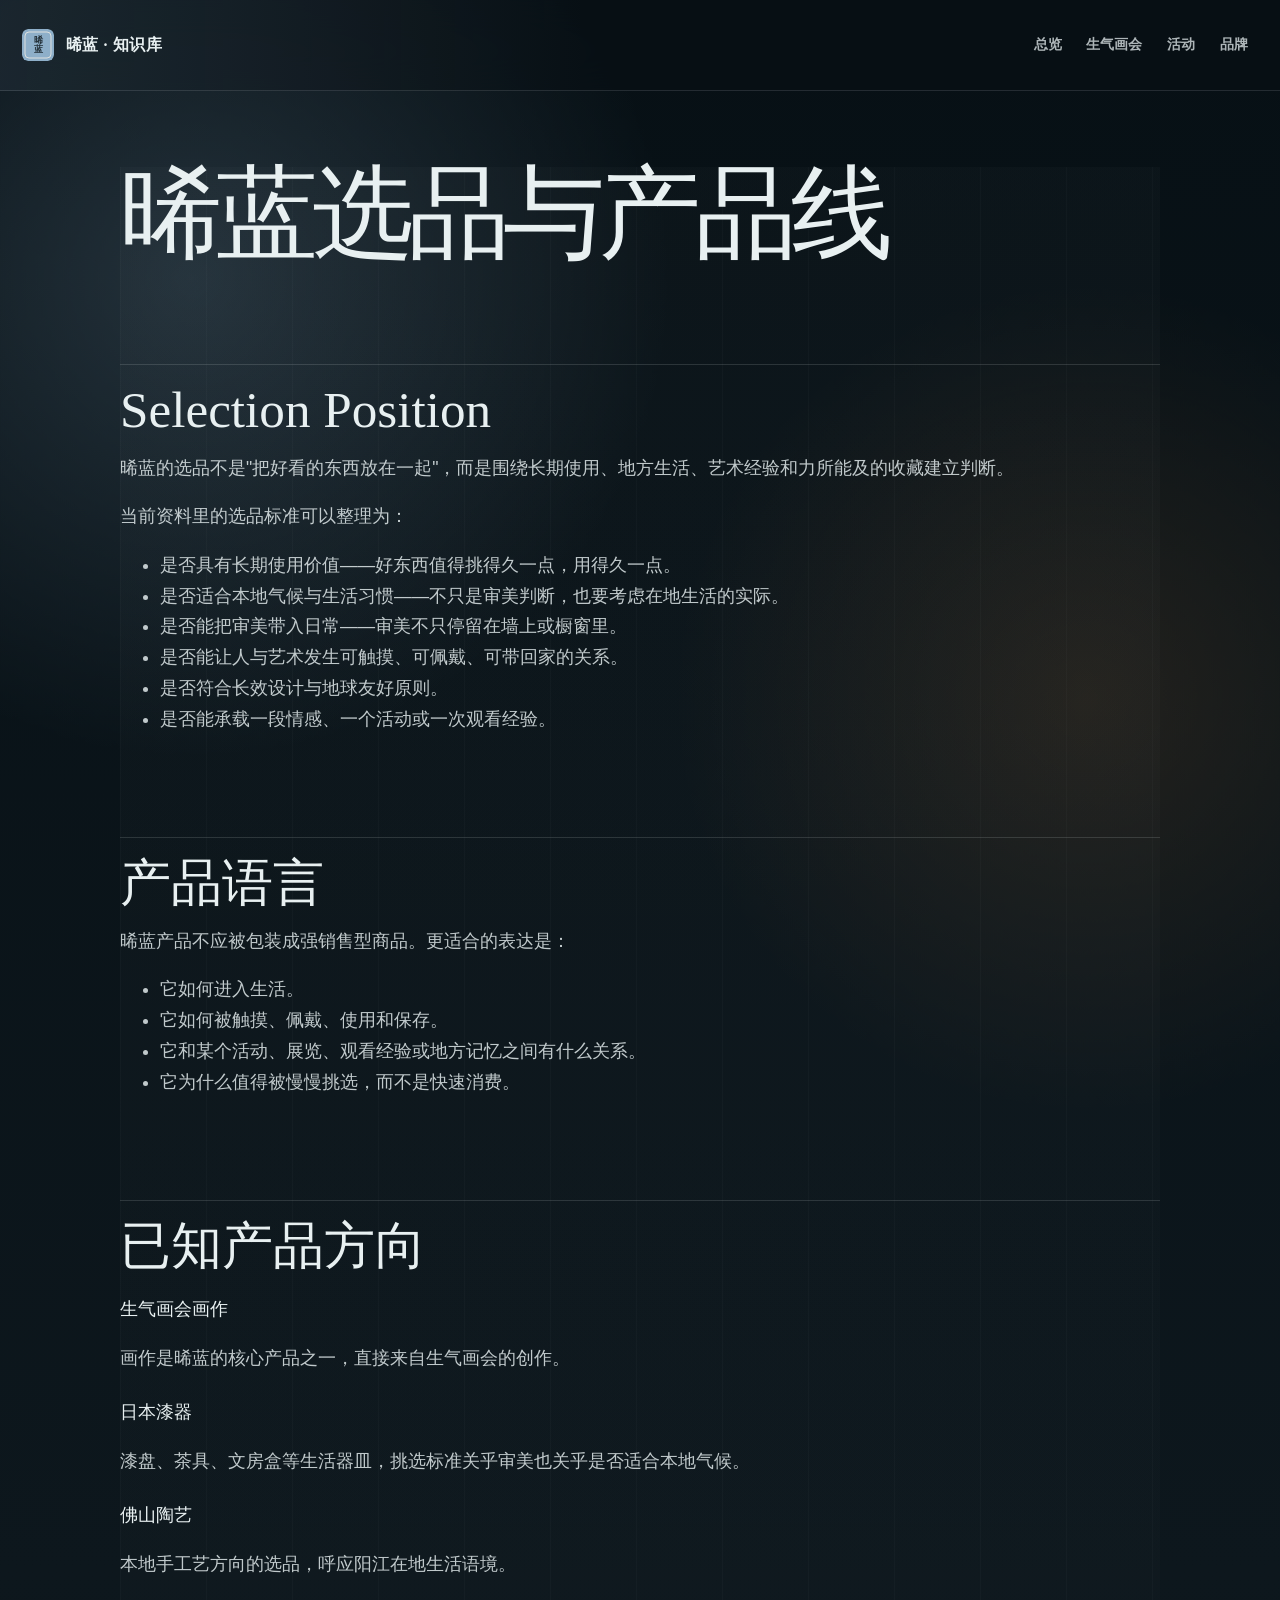
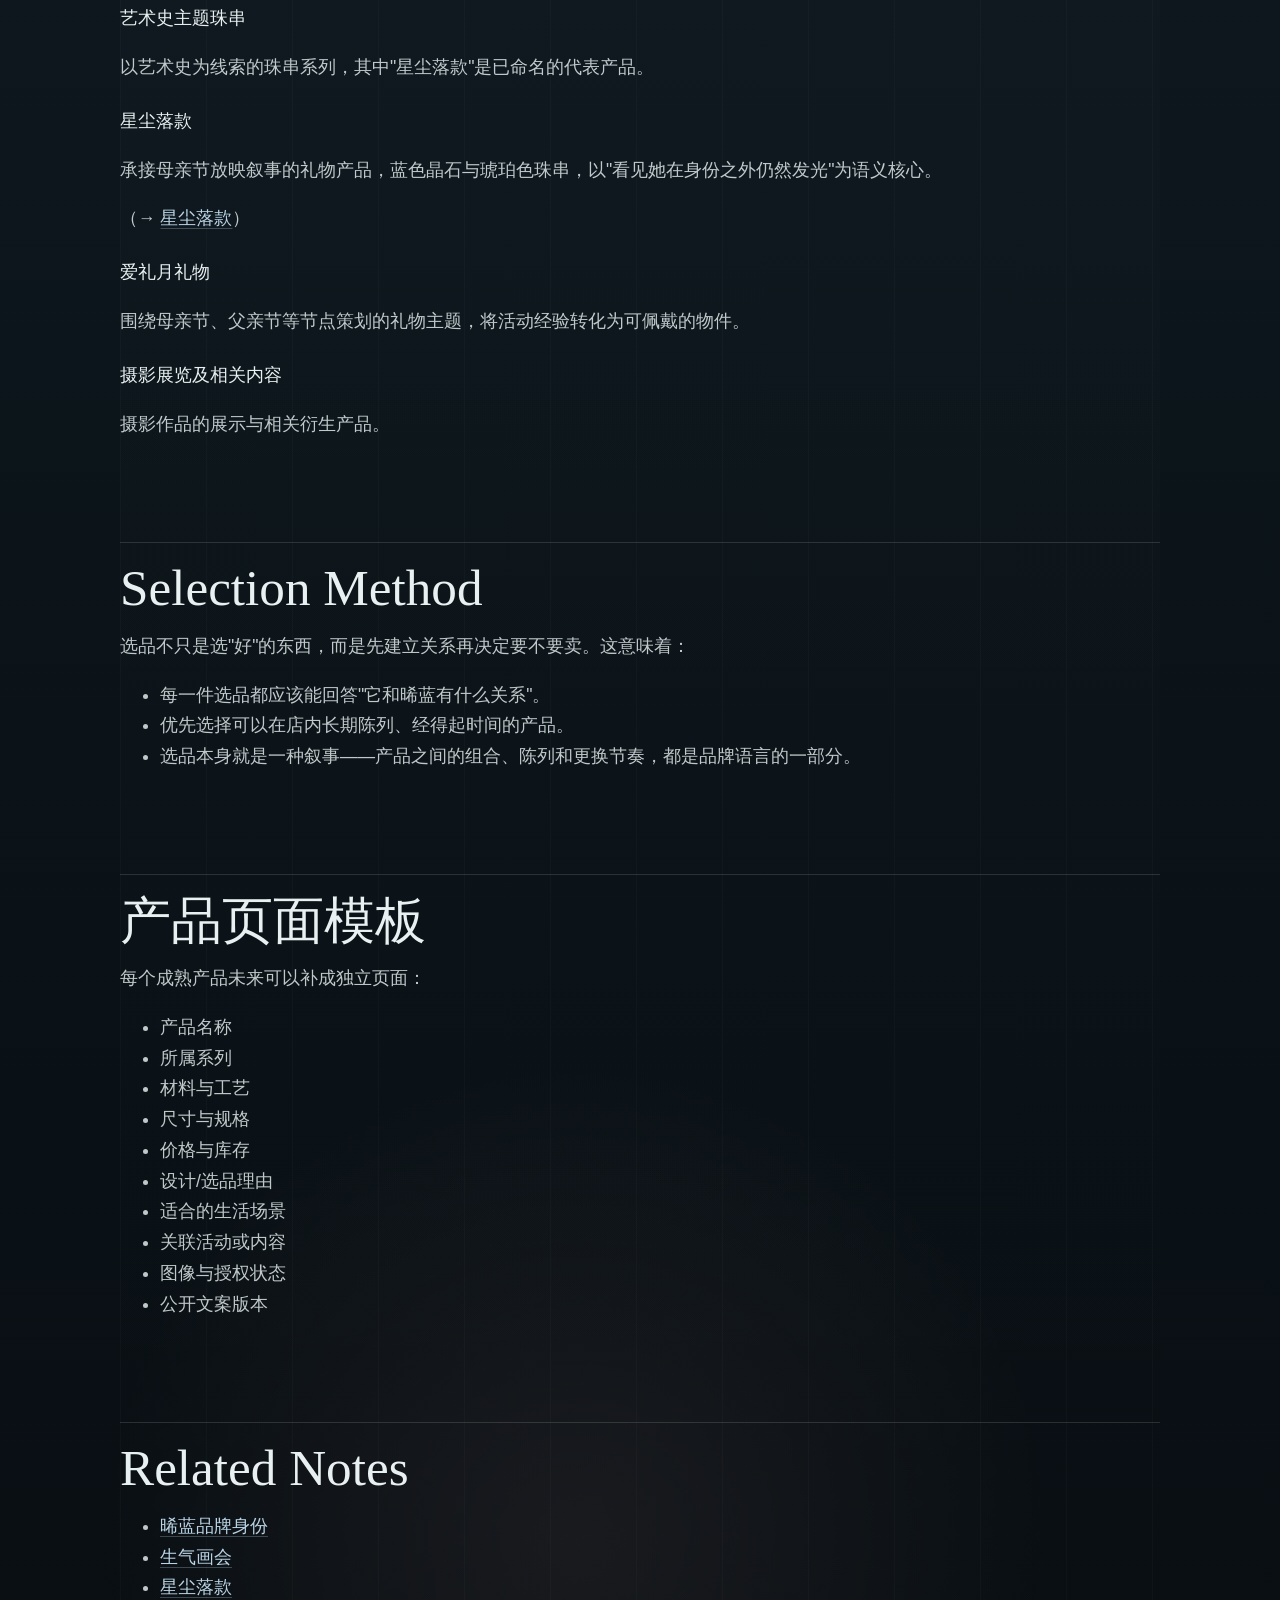
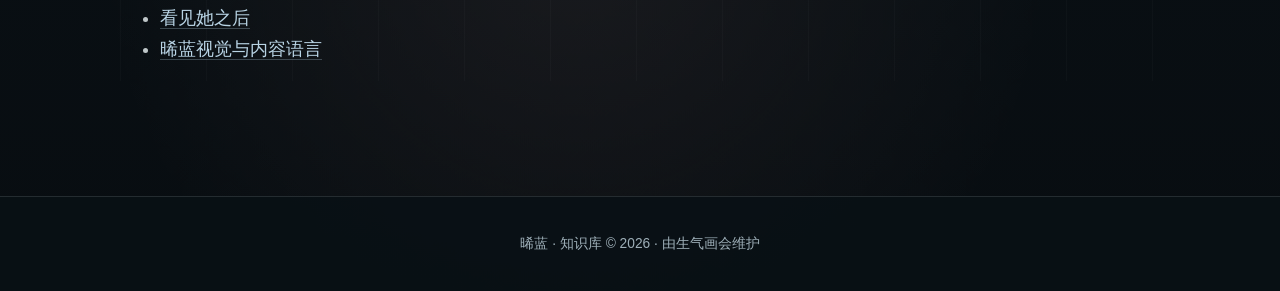
<file: xilan-selection-and-products.html>
<!DOCTYPE html>
<html lang="zh-CN">
<head>
  <meta charset="UTF-8">
  <meta name="viewport" content="width=device-width, initial-scale=1.0">
  <title>晞蓝选品与产品线 - 晞蓝</title>
  <link rel="stylesheet" href="assets/site.css">
</head>
<body class="page-selection">
  <header class="site-header">
    <div class="site-header__inner">
      <a href="index.html" class="brand" aria-label="晞蓝首页">
        <img src="assets/xilan-logo.svg" alt="晞蓝" class="brand__logo" width="40" height="40">
        <span class="brand__text">晞蓝 · 知识库</span>
      </a>
      <nav class="top-nav" aria-label="顶部导航">
        <a href="xilan-art-store-overview.html">总览</a>
        <a href="shengqi-painting-society.html">生气画会</a>
        <a href="xilan-see-her-beyond.html">活动</a>
        <a href="xilan-brand-identity.html">品牌</a>
      </nav>
    </div>
  </header>
  <div class="shell">
    <main class="content">
<h1>晞蓝选品与产品线</h1>
<h2>Selection Position</h2>
<p>晞蓝的选品不是&quot;把好看的东西放在一起&quot;，而是围绕长期使用、地方生活、艺术经验和力所能及的收藏建立判断。</p>
<p>当前资料里的选品标准可以整理为：</p>
<ul>
<li>是否具有长期使用价值——好东西值得挑得久一点，用得久一点。</li>
<li>是否适合本地气候与生活习惯——不只是审美判断，也要考虑在地生活的实际。</li>
<li>是否能把审美带入日常——审美不只停留在墙上或橱窗里。</li>
<li>是否能让人与艺术发生可触摸、可佩戴、可带回家的关系。</li>
<li>是否符合长效设计与地球友好原则。</li>
<li>是否能承载一段情感、一个活动或一次观看经验。</li>
</ul>
<h2>产品语言</h2>
<p>晞蓝产品不应被包装成强销售型商品。更适合的表达是：</p>
<ul>
<li>它如何进入生活。</li>
<li>它如何被触摸、佩戴、使用和保存。</li>
<li>它和某个活动、展览、观看经验或地方记忆之间有什么关系。</li>
<li>它为什么值得被慢慢挑选，而不是快速消费。</li>
</ul>
<h2>已知产品方向</h2>
<h3>生气画会画作</h3>
<p>画作是晞蓝的核心产品之一，直接来自生气画会的创作。</p>
<h3>日本漆器</h3>
<p>漆盘、茶具、文房盒等生活器皿，挑选标准关乎审美也关乎是否适合本地气候。</p>
<h3>佛山陶艺</h3>
<p>本地手工艺方向的选品，呼应阳江在地生活语境。</p>
<h3>艺术史主题珠串</h3>
<p>以艺术史为线索的珠串系列，其中&quot;星尘落款&quot;是已命名的代表产品。</p>
<h3>星尘落款</h3>
<p>承接母亲节放映叙事的礼物产品，蓝色晶石与琥珀色珠串，以&quot;看见她在身份之外仍然发光&quot;为语义核心。</p>
<p>（→ <a href="xilan-stardust-bracelet.html">星尘落款</a>）</p>
<h3>爱礼月礼物</h3>
<p>围绕母亲节、父亲节等节点策划的礼物主题，将活动经验转化为可佩戴的物件。</p>
<h3>摄影展览及相关内容</h3>
<p>摄影作品的展示与相关衍生产品。</p>
<h2>Selection Method</h2>
<p>选品不只是选&quot;好&quot;的东西，而是先建立关系再决定要不要卖。这意味着：</p>
<ul>
<li>每一件选品都应该能回答&quot;它和晞蓝有什么关系&quot;。</li>
<li>优先选择可以在店内长期陈列、经得起时间的产品。</li>
<li>选品本身就是一种叙事——产品之间的组合、陈列和更换节奏，都是品牌语言的一部分。</li>
</ul>
<h2>产品页面模板</h2>
<p>每个成熟产品未来可以补成独立页面：</p>
<ul>
<li>产品名称</li>
<li>所属系列</li>
<li>材料与工艺</li>
<li>尺寸与规格</li>
<li>价格与库存</li>
<li>设计/选品理由</li>
<li>适合的生活场景</li>
<li>关联活动或内容</li>
<li>图像与授权状态</li>
<li>公开文案版本</li>
</ul>
<h2>Related Notes</h2>
<ul>
<li><a href="xilan-brand-identity.html">晞蓝品牌身份</a></li>
<li><a href="shengqi-painting-society.html">生气画会</a></li>
<li><a href="xilan-stardust-bracelet.html">星尘落款</a></li>
<li><a href="xilan-see-her-after.html">看见她之后</a></li>
<li><a href="xilan-visual-and-content-language.html">晞蓝视觉与内容语言</a></li>
</ul></div>
</div>
    </main>
  </div>
  <footer class="site-footer">晞蓝 · 知识库 © 2026 · 由生气画会维护</footer>
  <script src="assets/site.js"></script>
</body>
</html>
</file>
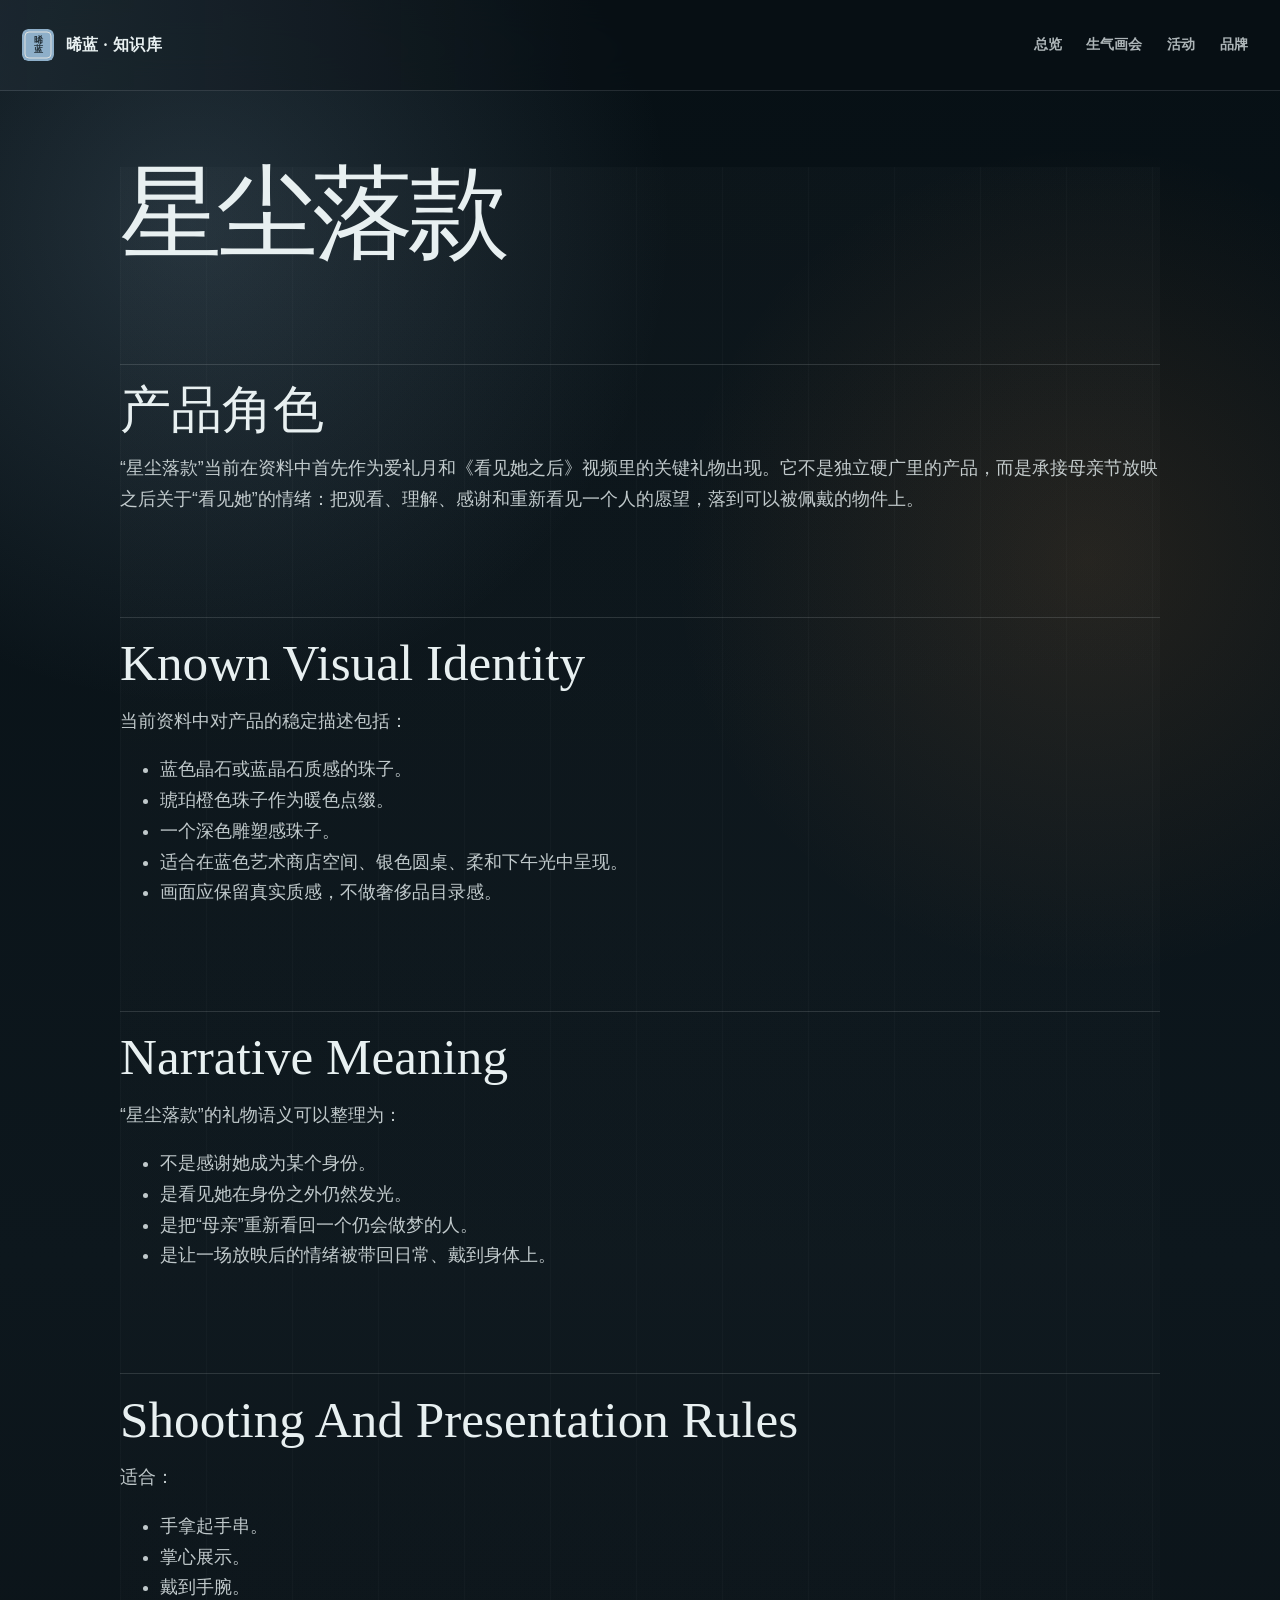
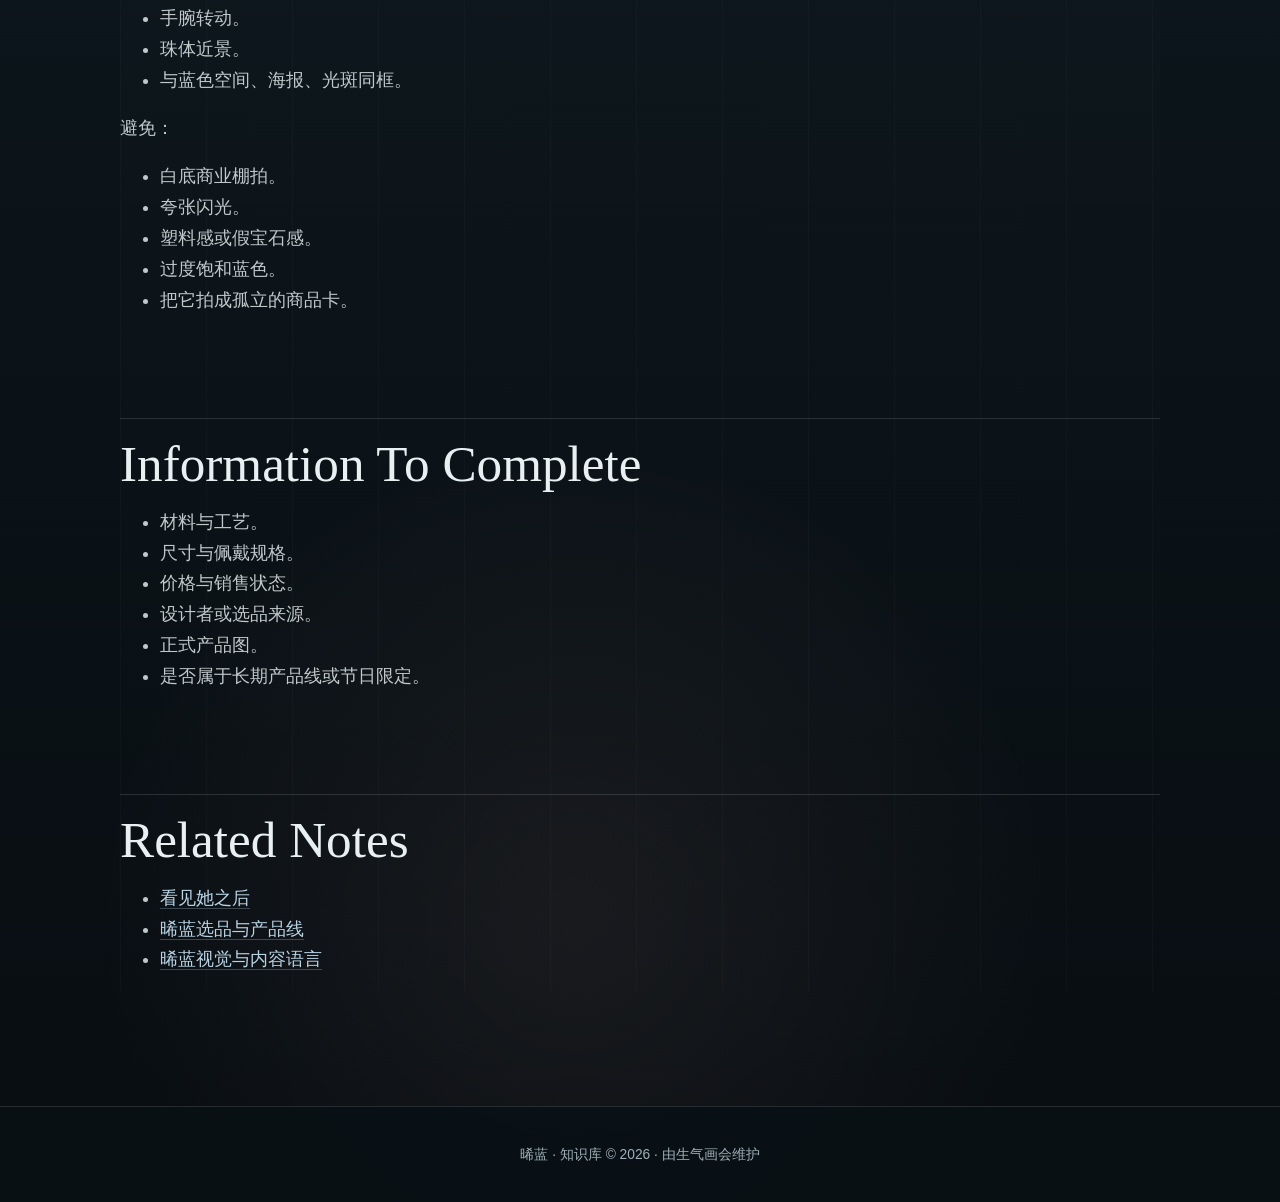
<file: xilan-stardust-bracelet.html>
<!DOCTYPE html>
<html lang="zh-CN">
<head>
  <meta charset="UTF-8">
  <meta name="viewport" content="width=device-width, initial-scale=1.0">
  <title>星尘落款 - 晞蓝</title>
  <link rel="stylesheet" href="assets/site.css">
</head>
<body class="page-stardust">
  <header class="site-header">
    <div class="site-header__inner">
      <a href="index.html" class="brand" aria-label="晞蓝首页">
        <img src="assets/xilan-logo.svg" alt="晞蓝" class="brand__logo" width="40" height="40">
        <span class="brand__text">晞蓝 · 知识库</span>
      </a>
      <nav class="top-nav" aria-label="顶部导航">
        <a href="xilan-art-store-overview.html">总览</a>
        <a href="shengqi-painting-society.html">生气画会</a>
        <a href="xilan-see-her-beyond.html">活动</a>
        <a href="xilan-brand-identity.html">品牌</a>
      </nav>
    </div>
  </header>
  <div class="shell">
    <main class="content">
<h1>星尘落款</h1>
<h2>产品角色</h2>
<p>“星尘落款”当前在资料中首先作为爱礼月和《看见她之后》视频里的关键礼物出现。它不是独立硬广里的产品，而是承接母亲节放映之后关于“看见她”的情绪：把观看、理解、感谢和重新看见一个人的愿望，落到可以被佩戴的物件上。</p>
<h2>Known Visual Identity</h2>
<p>当前资料中对产品的稳定描述包括：</p>
<ul>
<li>蓝色晶石或蓝晶石质感的珠子。</li>
<li>琥珀橙色珠子作为暖色点缀。</li>
<li>一个深色雕塑感珠子。</li>
<li>适合在蓝色艺术商店空间、银色圆桌、柔和下午光中呈现。</li>
<li>画面应保留真实质感，不做奢侈品目录感。</li>
</ul>
<h2>Narrative Meaning</h2>
<p>“星尘落款”的礼物语义可以整理为：</p>
<ul>
<li>不是感谢她成为某个身份。</li>
<li>是看见她在身份之外仍然发光。</li>
<li>是把“母亲”重新看回一个仍会做梦的人。</li>
<li>是让一场放映后的情绪被带回日常、戴到身体上。</li>
</ul>
<h2>Shooting And Presentation Rules</h2>
<p>适合：</p>
<ul>
<li>手拿起手串。</li>
<li>掌心展示。</li>
<li>戴到手腕。</li>
<li>手腕转动。</li>
<li>珠体近景。</li>
<li>与蓝色空间、海报、光斑同框。</li>
</ul>
<p>避免：</p>
<ul>
<li>白底商业棚拍。</li>
<li>夸张闪光。</li>
<li>塑料感或假宝石感。</li>
<li>过度饱和蓝色。</li>
<li>把它拍成孤立的商品卡。</li>
</ul>
<h2>Information To Complete</h2>
<ul>
<li>材料与工艺。</li>
<li>尺寸与佩戴规格。</li>
<li>价格与销售状态。</li>
<li>设计者或选品来源。</li>
<li>正式产品图。</li>
<li>是否属于长期产品线或节日限定。</li>
</ul>
<h2>Related Notes</h2>
<ul>
<li><a href="xilan-see-her-after.html">看见她之后</a></li>
<li><a href="xilan-selection-and-products.html">晞蓝选品与产品线</a></li>
<li><a href="xilan-visual-and-content-language.html">晞蓝视觉与内容语言</a></li>
</ul></div>
</div>
    </main>
  </div>
  <footer class="site-footer">晞蓝 · 知识库 © 2026 · 由生气画会维护</footer>
  <script src="assets/site.js"></script>
</body>
</html>
</file>
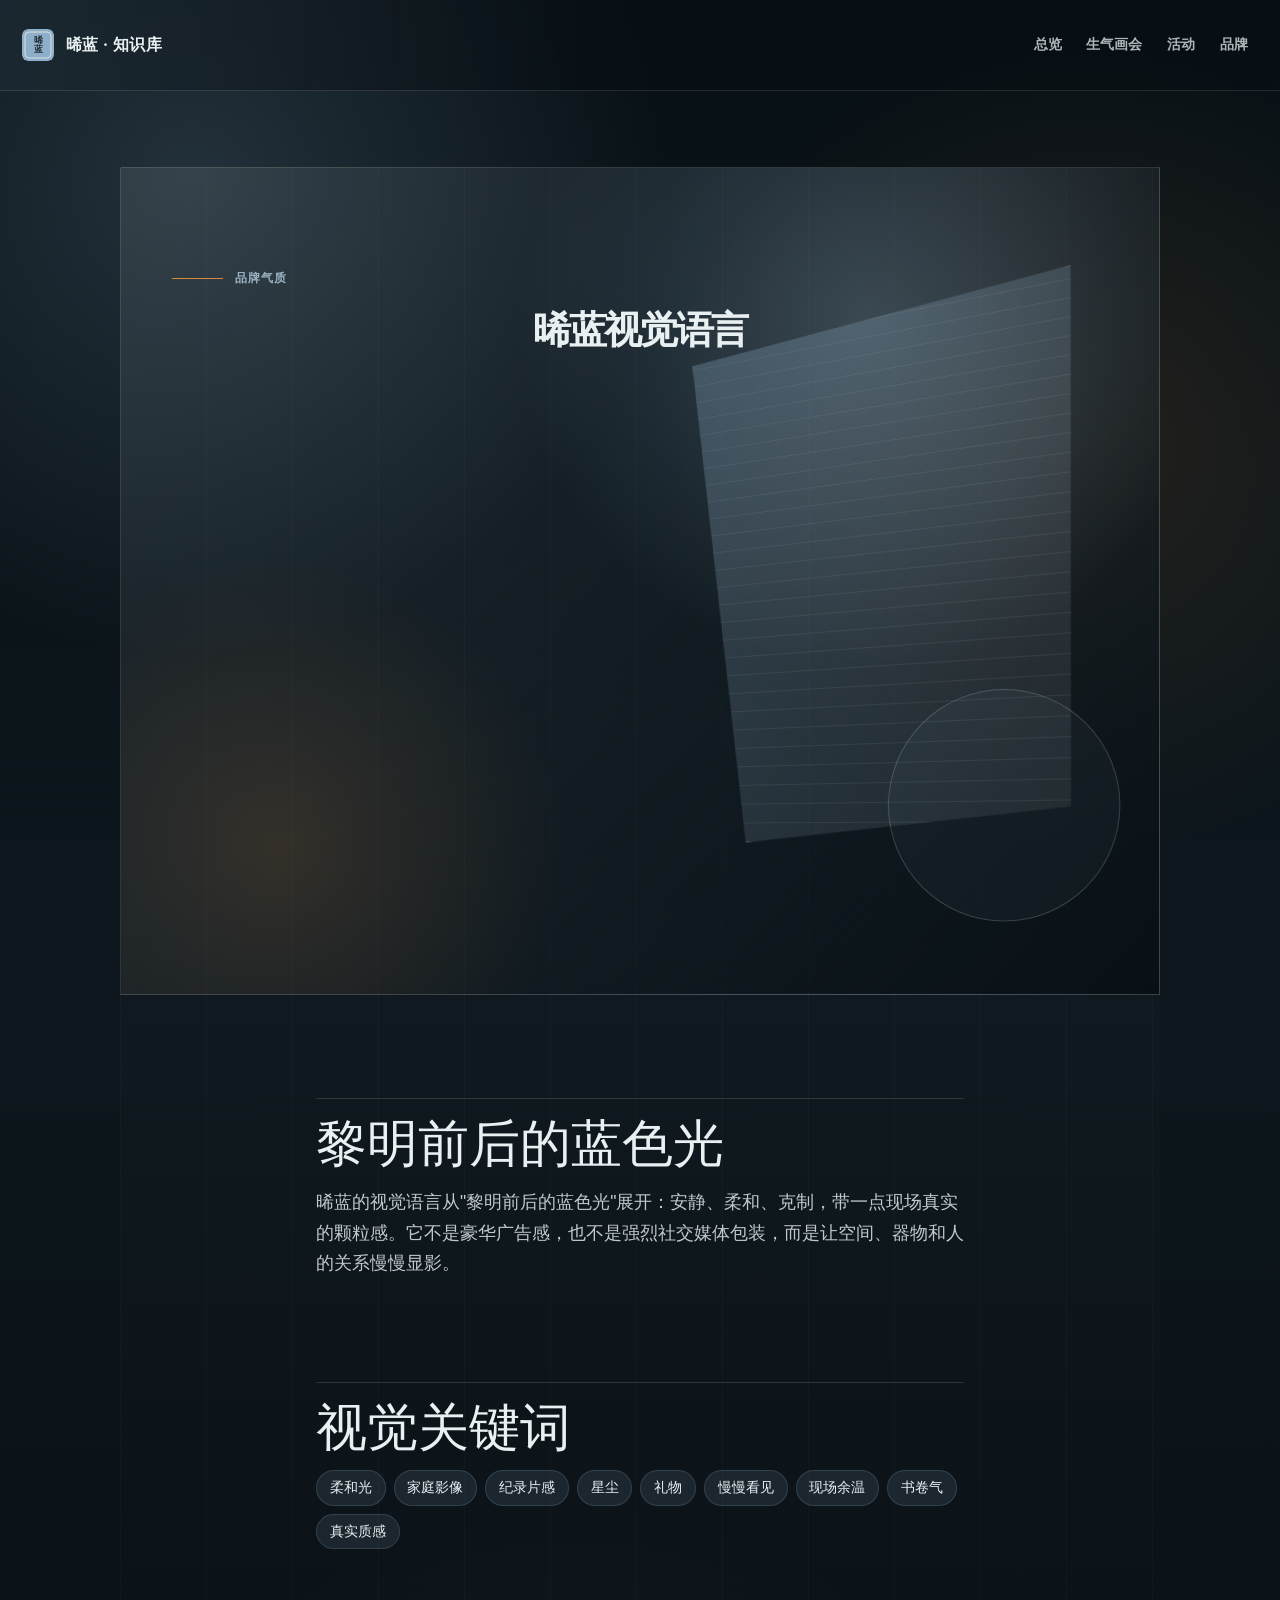
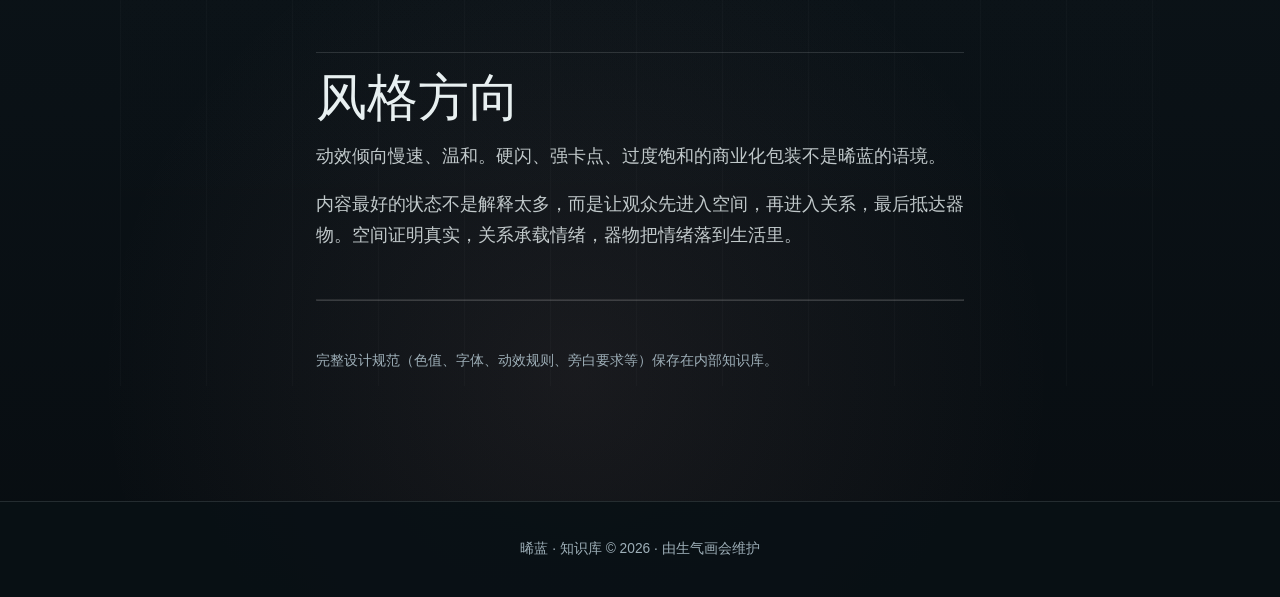
<file: xilan-visual-and-content-language.html>
<!DOCTYPE html>
<html lang="zh-CN">
<head>
  <meta charset="UTF-8">
  <meta name="viewport" content="width=device-width, initial-scale=1.0">
  <title>晞蓝视觉与内容语言 - 晞蓝</title>
  <link rel="stylesheet" href="assets/site.css">
</head>
<body class="page-visual">
  <header class="site-header">
    <div class="site-header__inner">
      <a href="index.html" class="brand" aria-label="晞蓝首页">
        <img src="assets/xilan-logo.svg" alt="晞蓝" class="brand__logo" width="40" height="40">
        <span class="brand__text">晞蓝 · 知识库</span>
      </a>
      <nav class="top-nav" aria-label="顶部导航">
        <a href="xilan-art-store-overview.html">总览</a>
        <a href="shengqi-painting-society.html">生气画会</a>
        <a href="xilan-see-her-beyond.html">活动</a>
        <a href="xilan-brand-identity.html">品牌</a>
      </nav>
    </div>
  </header>
  <div class="shell">
    <main class="content">
<section class="hero hero--minimal">
  <div class="hero__kicker" style="text-align:center;margin-top:3rem">品牌气质</div>
  <h1 style="text-align:center;font-family:var(--serif);font-size:2.4rem;font-weight:600;margin:0.5rem 0 2rem">晞蓝视觉语言</h1>
</section>

<section style="max-width:680px;margin:0 auto;padding:0 1rem">
  <h2>黎明前后的蓝色光</h2>
  <p>晞蓝的视觉语言从"黎明前后的蓝色光"展开：安静、柔和、克制，带一点现场真实的颗粒感。它不是豪华广告感，也不是强烈社交媒体包装，而是让空间、器物和人的关系慢慢显影。</p>

  <h2>视觉关键词</h2>
  <p style="display:flex;flex-wrap:wrap;gap:0.5rem">
    <span class="tag">柔和光</span>
    <span class="tag">家庭影像</span>
    <span class="tag">纪录片感</span>
    <span class="tag">星尘</span>
    <span class="tag">礼物</span>
    <span class="tag">慢慢看见</span>
    <span class="tag">现场余温</span>
    <span class="tag">书卷气</span>
    <span class="tag">真实质感</span>
  </p>

  <h2>风格方向</h2>
  <p>动效倾向慢速、温和。硬闪、强卡点、过度饱和的商业化包装不是晞蓝的语境。</p>
  <p>内容最好的状态不是解释太多，而是让观众先进入空间，再进入关系，最后抵达器物。空间证明真实，关系承载情绪，器物把情绪落到生活里。</p>

  <hr style="opacity:0.18;margin:3rem 0">
  <p style="font-size:0.85rem;color:var(--ink-soft)">完整设计规范（色值、字体、动效规则、旁白要求等）保存在内部知识库。</p>
</section>
    </main>
  </div>
  <footer class="site-footer">晞蓝 · 知识库 © 2026 · 由生气画会维护</footer>
  <script src="assets/site.js"></script>
</body>
</html>
</file>
<file: assets/site.css>
:root {
  --dawn: #8EAFC9;
  --dawn-strong: #B8D3E4;
  --dawn-pale: #DCE9EF;
  --deep: #E8F0F1;
  --night: #081015;
  --ink-soft: #9EAFB8;
  --paper: #081015;
  --caption: #F4EDE5;
  --pink: #D9A2A0;
  --amber: #D8873D;
  --line: rgba(232, 240, 241, 0.15);
  --shadow: 0 24px 80px rgba(0, 0, 0, 0.35);
  --serif: "Songti SC", "Noto Serif CJK SC", "Source Han Serif SC", serif;
  --sans: "Avenir Next", "Gill Sans", "PingFang SC", sans-serif;
}

* {
  box-sizing: border-box;
}

html {
  background: var(--paper);
  scroll-behavior: smooth;
}

body {
  margin: 0;
  color: var(--deep);
  background:
    radial-gradient(circle at 15% 8%, rgba(142, 175, 201, 0.2), transparent 30rem),
    radial-gradient(circle at 85% 20%, rgba(216, 135, 61, 0.12), transparent 26rem),
    radial-gradient(circle at 45% 90%, rgba(217, 162, 160, 0.08), transparent 30rem),
    linear-gradient(180deg, #071015 0%, #0D171D 45%, #080D11 100%);
  font-family: var(--sans);
  line-height: 1.75;
}

body::before {
  position: fixed;
  inset: 0;
  z-index: -1;
  pointer-events: none;
  content: "";
  background:
    linear-gradient(rgba(232, 240, 241, 0.04) 1px, transparent 1px),
    linear-gradient(90deg, rgba(232, 240, 241, 0.035) 1px, transparent 1px),
    radial-gradient(circle at 50% 20%, rgba(244, 237, 229, 0.08), transparent 22rem);
  background-size: calc((100vw - 2.8rem) / 12) 100%, calc((100vw - 2.8rem) / 12) 100%;
  mask-image: linear-gradient(180deg, rgba(0, 0, 0, 0.65), transparent 58%);
}

a {
  color: var(--dawn-strong);
  text-decoration-color: rgba(184, 211, 228, 0.28);
  text-underline-offset: 0.22em;
  transition: color 180ms ease, text-decoration-color 180ms ease;
}

a:hover {
  color: var(--caption);
  text-decoration-color: rgba(216, 135, 61, 0.58);
}

.site-header {
  position: sticky;
  top: 0;
  z-index: 20;
  background:
    linear-gradient(90deg, rgba(142, 175, 201, 0.13), transparent 46%),
    rgba(8, 16, 21, 0.78);
  color: var(--deep);
  border-bottom: 1px solid rgba(232, 240, 241, 0.13);
  backdrop-filter: blur(18px);
}

.reading-progress {
  position: fixed;
  top: 0;
  left: 0;
  z-index: 40;
  width: 100%;
  height: 3px;
  background: linear-gradient(90deg, var(--dawn), var(--amber));
  transform: scaleX(0);
  transform-origin: left center;
}

.site-header__inner {
  display: flex;
  align-items: center;
  gap: 1.5rem;
  max-width: 1480px;
  min-height: 4.6rem;
  margin: 0 auto;
  padding: 0 1.4rem;
}

.brand {
  display: inline-flex;
  align-items: center;
  gap: 0.7rem;
  color: var(--deep);
  font-family: var(--serif);
  font-size: 1.15rem;
  font-weight: 600;
  text-decoration: none;
}

.brand__mark {
  display: none;
}

.brand__logo {
  display: block;
  width: 2rem;
  height: 2rem;
  border-radius: 6px;
  flex-shrink: 0;
}

.brand__text {
  font-family: var(--serif);
  font-size: 1rem;
  font-weight: 600;
  color: var(--deep);
  letter-spacing: 0.04em;
}

.site-header {
  padding: 0.5rem 0;
}

.top-nav {
  display: flex;
  flex-wrap: wrap;
  gap: 0.3rem;
  margin-left: auto;
}

.top-nav a {
  padding: 0.42rem 0.62rem;
  border-radius: 999px;
  color: rgba(232, 240, 241, 0.74);
  font-size: 0.86rem;
  font-weight: 600;
  text-decoration: none;
}

.top-nav a:hover,
.top-nav a.active {
  background: rgba(142, 175, 201, 0.18);
  color: var(--deep);
}

.shell {
  display: grid;
  grid-template-columns: minmax(0, 1fr);
  max-width: 1480px;
  margin: 0 auto;
  padding: clamp(3rem, 6vw, 6rem) clamp(1.2rem, 3vw, 2.8rem) clamp(5rem, 9vw, 9rem);
}

.page-home .shell {
  grid-template-columns: minmax(0, 1fr);
}

.page-home .toc {
  display: none;
}

.sidebar,
.toc {
  position: sticky;
  top: 5.4rem;
  align-self: start;
  max-height: calc(100vh - 6.2rem);
  overflow: auto;
}

.sidebar {
  padding: 1rem 0.4rem 1rem 0;
}

.sidebar__title,
.toc__title {
  margin: 0 0 0.75rem;
  color: var(--deep);
  font-family: var(--serif);
  font-size: 0.94rem;
  font-weight: 600;
}

.sidebar__section {
  margin-bottom: 1.5rem;
}

.sidebar__section h2 {
  margin: 0 0 0.5rem;
  color: rgba(184, 211, 228, 0.72);
  font-size: 0.74rem;
  font-weight: 800;
  letter-spacing: 0.08em;
}

.sidebar a,
.toc a {
  display: block;
  border-radius: 5px;
  color: var(--ink-soft);
  font-size: 0.88rem;
  line-height: 1.45;
  text-decoration: none;
}

.sidebar a {
  padding: 0.45rem 0.62rem;
  border-left: 2px solid transparent;
}

.sidebar a:hover,
.sidebar a.active,
.toc a:hover,
.toc a.active {
  background: rgba(142, 175, 201, 0.18);
  color: var(--caption);
}

.sidebar a.active {
  border-left-color: var(--dawn);
}

.toc {
  padding-left: 1rem;
  border-left: 1px solid var(--line);
}

.toc ol {
  margin: 0;
  padding: 0;
  list-style: none;
}

.toc a {
  padding: 0.28rem 0.45rem;
}

.toc a[data-level="3"] {
  padding-left: 1.15rem;
  font-size: 0.82rem;
}

.content {
  position: relative;
  min-width: 0;
  max-width: 1040px;
  width: 100%;
  margin: 0 auto;
  padding: 0;
  background:
    linear-gradient(180deg, rgba(232, 240, 241, 0.02), rgba(232, 240, 241, 0)),
    repeating-linear-gradient(90deg, rgba(232, 240, 241, 0.025) 0 1px, transparent 1px 86px);
  border: 0;
  border-radius: 0;
  box-shadow: none;
}

.content--home {
  max-width: 100%;
  padding: 0;
  overflow: hidden;
  background:
    linear-gradient(180deg, rgba(232, 240, 241, 0.02), rgba(232, 240, 241, 0)),
    repeating-linear-gradient(90deg, rgba(232, 240, 241, 0.045) 0 1px, transparent 1px calc(100% / 12));
}

.content::before {
  content: none;
}

.content h1,
.content h2,
.content h3 {
  color: var(--deep);
  font-family: var(--serif);
  font-weight: 500;
  letter-spacing: 0;
}

.content h1 {
  margin: 0 0 clamp(2rem, 5vw, 4rem);
  font-size: clamp(3rem, 8vw, 6.8rem);
  line-height: 0.92;
  letter-spacing: -0.06em;
}

.content h2 {
  margin: clamp(4rem, 8vw, 7rem) 0 1.1rem;
  padding-top: 1.2rem;
  border-top: 1px solid rgba(232, 240, 241, 0.14);
  font-size: clamp(1.75rem, 4vw, 3.2rem);
  line-height: 1;
}

.content h3 {
  margin: 1.45rem 0 0.55rem;
  font-size: 1.12rem;
}

.content p,
.content li {
  color: rgba(232, 240, 241, 0.82);
  font-size: clamp(1rem, 1.4vw, 1.1rem);
}

.content table {
  width: 100%;
  margin: 1rem 0;
  overflow: hidden;
  border: 1px solid var(--line);
  border-collapse: collapse;
  box-shadow: none;
}

.content th,
.content td {
  padding: 0.65rem 0.8rem;
  border-bottom: 1px solid rgba(232, 240, 241, 0.12);
  text-align: left;
}

.content th {
  background: rgba(142, 175, 201, 0.16);
  color: var(--deep);
  font-weight: 700;
}

.content blockquote {
  margin: 1rem 0;
  padding: 1rem 1.1rem;
  border-left: 3px solid var(--dawn);
  background: rgba(142, 175, 201, 0.1);
  color: var(--ink-soft);
}

.content code {
  padding: 0.12rem 0.36rem;
  border: 1px solid rgba(232, 240, 241, 0.12);
  border-radius: 4px;
  background: rgba(244, 237, 229, 0.08);
  color: var(--caption);
}

.content pre {
  overflow-x: auto;
  padding: 1rem;
  border: 1px solid var(--line);
  border-radius: 6px;
  background: rgba(0, 0, 0, 0.28);
}

.content pre code {
  padding: 0;
  border: 0;
  background: transparent;
  color: var(--caption);
}

.content img {
  max-width: 100%;
  border-radius: 6px;
}

.content strong {
  color: var(--caption);
  font-weight: 700;
}

.source-ref {
  color: var(--ink-soft);
  font-weight: 700;
}

.hero {
  position: relative;
  min-height: min(92vh, 58rem);
  padding: clamp(1.6rem, 4vw, 3.2rem);
  overflow: hidden;
  border: 1px solid rgba(232, 240, 241, 0.16);
  border-radius: 0;
  background:
    radial-gradient(circle at 72% 18%, rgba(142, 175, 201, 0.28), transparent 22rem),
    radial-gradient(circle at 15% 82%, rgba(216, 135, 61, 0.16), transparent 18rem),
    linear-gradient(135deg, rgba(232, 240, 241, 0.08), rgba(142, 175, 201, 0.05) 42%, rgba(8, 16, 21, 0.9));
  perspective: 72rem;
}

.hero::before,
.hero::after {
  position: absolute;
  content: "";
  pointer-events: none;
}

.hero::before {
  inset: 16% auto auto 54%;
  width: min(34vw, 26rem);
  height: min(44vw, 34rem);
  border: 1px solid rgba(232, 240, 241, 0.2);
  background:
    linear-gradient(135deg, rgba(142, 175, 201, 0.3), rgba(244, 237, 229, 0.06)),
    repeating-linear-gradient(0deg, transparent 0 18px, rgba(232, 240, 241, 0.08) 18px 19px);
  box-shadow: 0 34px 100px rgba(0, 0, 0, 0.36);
  transform:
    translateY(calc((var(--spatial-shift, 1) - 4) * 0.22rem))
    rotateY(calc(-28deg + var(--spatial-shift, 1) * 1deg))
    rotateX(8deg)
    rotateZ(calc(-6deg + var(--spatial-shift, 1) * 0.4deg));
  transform-origin: center;
  clip-path: polygon(0 5%, 96% 0, 86% 94%, 10% 100%);
  transition: transform 500ms cubic-bezier(.77, 0, .175, 1);
}

.hero::after {
  right: 5%;
  bottom: 10%;
  width: min(22vw, 14rem);
  height: min(22vw, 14rem);
  border: 1px solid rgba(232, 240, 241, 0.18);
  border-radius: 999px;
  background: rgba(142, 175, 201, 0.05);
  transform: translateZ(2rem);
}

.hero__grid {
  position: absolute;
  inset: 0;
  background:
    linear-gradient(rgba(232, 240, 241, 0.06) 1px, transparent 1px),
    linear-gradient(90deg, rgba(232, 240, 241, 0.055) 1px, transparent 1px);
  background-size: calc(100% / 12) 100%, calc(100% / 12) 100%;
  mask-image: linear-gradient(90deg, rgba(0, 0, 0, 0.45), transparent 86%);
  pointer-events: none;
}

.hero > *:not(.hero__grid) {
  position: relative;
  z-index: 1;
}

.hero__kicker,
.section-eyebrow {
  display: inline-flex;
  gap: 0.7rem;
  align-items: center;
  margin-bottom: 1rem;
  color: rgba(184, 211, 228, 0.78);
  font-size: 0.78rem;
  font-weight: 800;
  letter-spacing: 0.08em;
  text-transform: uppercase;
}

.hero__kicker::before {
  width: 3.2rem;
  height: 1px;
  content: "";
  background: var(--amber);
}

.hero__stage {
  display: grid;
  grid-template-columns: repeat(12, minmax(0, 1fr));
  gap: 1rem;
  min-height: 39rem;
  align-items: end;
}

.hero__title {
  grid-column: 1 / 12;
  grid-row: 1;
  margin: 0;
  color: var(--caption);
  font-family: var(--serif);
  font-size: clamp(5.2rem, 16vw, 15rem);
  font-weight: 500;
  line-height: 0.82;
  letter-spacing: -0.12em;
  text-transform: uppercase;
}

.hero__title span {
  display: block;
}

.hero__title span:nth-child(2) {
  color: var(--dawn-strong);
  transform: translateX(clamp(1.6rem, 7vw, 7rem));
}

.hero__title span:nth-child(3) {
  color: transparent;
  -webkit-text-stroke: 1px rgba(244, 237, 229, 0.68);
  transform: translateX(clamp(0.4rem, 3vw, 3rem));
}

.hero__copy {
  grid-column: 8 / 13;
  grid-row: 1;
  align-self: start;
  max-width: 24rem;
  margin: 1rem 0 0;
  padding: 1rem 1rem 1rem 1.15rem;
  border-left: 1px solid rgba(232, 240, 241, 0.2);
  color: var(--ink-soft);
  font-family: var(--serif);
  font-size: clamp(0.96rem, 1.4vw, 1.22rem);
  line-height: 1.72;
  backdrop-filter: blur(8px);
}

.hero__copy p {
  margin: 0;
}

.hero__coordinates {
  grid-column: 1 / 13;
  display: grid;
  grid-template-columns: repeat(3, minmax(0, 1fr));
  gap: 1px;
  align-self: end;
  border: 1px solid rgba(232, 240, 241, 0.16);
  background: rgba(232, 240, 241, 0.16);
}

.hero__coordinates span {
  padding: 0.55rem 0.7rem;
  background: rgba(8, 16, 21, 0.72);
  color: var(--deep);
  font-size: 0.78rem;
  font-weight: 800;
  letter-spacing: 0.05em;
}

.hero__links {
  display: flex;
  flex-wrap: wrap;
  gap: 0.8rem;
  margin-top: 1.6rem;
}

.button {
  display: inline-flex;
  align-items: center;
  min-height: 2.6rem;
  padding: 0.65rem 0.95rem;
  border: 1px solid rgba(232, 240, 241, 0.18);
  border-radius: 999px;
  background: rgba(232, 240, 241, 0.04);
  color: var(--deep);
  font-weight: 700;
  text-decoration: none;
  transition: transform 220ms ease, background 220ms ease, color 220ms ease, border-color 220ms ease;
}

.button:hover {
  border-color: rgba(216, 135, 61, 0.42);
  background: var(--caption);
  color: var(--night);
  transform: translateY(-2px);
}

.button--primary {
  border-color: rgba(244, 237, 229, 0.62);
  background: var(--caption);
  color: var(--night);
}

.button--primary:hover {
  border-color: var(--dawn);
  color: var(--caption);
  background: transparent;
  transform: translateY(-2px);
}

.archive-index {
  padding: clamp(5rem, 10vw, 9rem) 0 clamp(2rem, 5vw, 4rem);
}

.archive-signal {
  display: grid;
  grid-template-columns: repeat(7, minmax(0, 1fr));
  gap: 1px;
  margin: 1px 0 0;
  overflow: hidden;
  border: 1px solid rgba(232, 240, 241, 0.14);
  border-top: 0;
  background: rgba(232, 240, 241, 0.14);
}

.archive-signal span {
  min-height: 2.8rem;
  padding: 0.62rem 0.75rem;
  background: rgba(8, 16, 21, 0.82);
  color: var(--deep);
  font-size: 0.78rem;
  font-weight: 800;
  letter-spacing: 0.06em;
  line-height: 1.35;
  transition: background 220ms ease, color 220ms ease;
}

.archive-signal span:nth-child(even) {
  background: rgba(142, 175, 201, 0.13);
}

.archive-signal:hover span {
  background: var(--caption);
  color: var(--night);
}

.program-list {
  margin-top: clamp(2rem, 4vw, 3.5rem);
  border-top: 2px solid var(--deep);
}

.program-item {
  display: grid;
  grid-template-columns: 4.2rem 6rem 1.08fr 1.5fr;
  gap: 1rem;
  align-items: baseline;
  min-height: 5.8rem;
  padding: 1.05rem 0.8rem;
  border-bottom: 1px solid rgba(232, 240, 241, 0.22);
  color: var(--deep);
  text-decoration: none;
  transition: background 220ms ease, color 220ms ease, padding 220ms ease, letter-spacing 220ms ease;
}

.program-item:hover,
.program-item:focus-visible {
  padding-left: 1.2rem;
  background: var(--caption);
  color: var(--night);
}

.program-item__index,
.program-item__tag {
  color: currentColor;
  font-size: 0.76rem;
  font-weight: 800;
  letter-spacing: 0.08em;
  text-transform: uppercase;
  opacity: 0.72;
}

.program-item strong {
  color: currentColor;
  font-family: var(--serif);
  font-size: clamp(1.8rem, 4.6vw, 5.2rem);
  font-weight: 500;
  line-height: 0.98;
  letter-spacing: -0.04em;
}

.program-item span:last-child {
  color: currentColor;
  font-size: 0.94rem;
  line-height: 1.45;
  opacity: 0.82;
}

.knowledge-map {
  margin: clamp(6rem, 12vw, 10rem) 0 clamp(4rem, 8vw, 7rem);
}

.map-grid {
  display: grid;
  grid-template-columns: repeat(4, minmax(0, 1fr));
  gap: clamp(1.2rem, 3vw, 2.6rem);
  margin-top: clamp(2rem, 5vw, 4rem);
}

.map-card {
  position: relative;
  min-height: 0;
  padding: 1.4rem 0 0;
  overflow: visible;
  border: 0;
  border-top: 1px solid rgba(232, 240, 241, 0.18);
  border-radius: 0;
  background: transparent;
  box-shadow: none;
  transform: translateZ(0);
  transition: transform 260ms ease, color 260ms ease;
}

.map-card::after {
  position: absolute;
  right: 1rem;
  bottom: auto;
  top: 1.25rem;
  color: rgba(232, 240, 241, 0.34);
  content: "↗";
  font-size: 1.1rem;
}

.map-card:hover {
  color: var(--caption);
  transform: translateY(-4px);
}

.map-card a {
  color: inherit;
  text-decoration: none;
}

.map-card__tag {
  display: block;
  margin-bottom: 1.6rem;
  color: rgba(184, 211, 228, 0.72);
  font-size: 0.72rem;
  font-weight: 800;
}

.map-card:hover .map-card__tag,
.map-card:hover p {
  color: rgba(244, 237, 229, 0.76);
}

.map-card h2 {
  margin: 0 0 0.7rem;
  padding: 0;
  border: 0;
  font-size: clamp(2rem, 4vw, 4.4rem);
  line-height: 0.95;
  letter-spacing: -0.06em;
}

.map-card p {
  margin: 0;
  color: rgba(232, 240, 241, 0.68);
  font-size: 0.98rem;
}

.link-grid {
  display: grid;
  grid-template-columns: repeat(2, minmax(0, 1fr));
  gap: 0.6rem 1.2rem;
  padding-left: 0;
  list-style: none;
}

.link-grid li {
  padding: 0.62rem 0;
  border-bottom: 1px solid rgba(232, 240, 241, 0.12);
}

.site-footer {
  padding: 2.2rem 1.4rem;
  border-top: 1px solid rgba(232, 240, 241, 0.12);
  background: rgba(8, 16, 21, 0.88);
  color: var(--ink-soft);
  font-size: 0.86rem;
  text-align: center;
}

.tag {
  display: inline-block;
  padding: 0.3rem 0.8rem;
  border-radius: 999px;
  font-size: 0.85rem;
  color: var(--deep);
  background: rgba(142, 175, 201, 0.12);
  border: 1px solid rgba(142, 175, 201, 0.2);
}

.heading-anchor {
  opacity: 0;
  padding-left: 0.35rem;
  color: var(--amber);
  text-decoration: none;
  transition: opacity 160ms ease;
}

h2:hover .heading-anchor,
h3:hover .heading-anchor {
  opacity: 1;
}

.js .reveal {
  opacity: 0;
  transform: translateY(14px);
}

.js .reveal.is-visible {
  opacity: 1;
  transform: translateY(0);
  transition: opacity 520ms ease, transform 520ms ease;
}

@media (max-width: 1100px) {
  .shell {
    grid-template-columns: 14rem minmax(0, 1fr);
  }

  .toc {
    display: none;
  }

  .map-grid {
    grid-template-columns: repeat(2, minmax(0, 1fr));
  }

  .hero__copy {
    grid-column: 7 / 13;
  }

  .program-item {
    grid-template-columns: 3.2rem 6rem 1fr;
  }

  .archive-signal {
    grid-template-columns: repeat(4, minmax(0, 1fr));
  }

  .program-item span:last-child {
    grid-column: 3 / 4;
  }
}

@media (max-width: 760px) {
  .site-header__inner {
    align-items: flex-start;
    flex-direction: column;
    gap: 0.7rem;
    padding: 0.8rem 1rem;
  }

  .top-nav {
    margin-left: 0;
  }

  .shell {
    grid-template-columns: 1fr;
    padding: 1rem;
  }

  .sidebar {
    position: static;
    max-height: none;
    padding: 0;
  }

  .content {
    padding: 1.4rem;
  }

  .hero {
    min-height: 0;
    padding: 1rem;
  }

  .hero::before {
    inset: 6rem -1rem auto auto;
    width: 11rem;
    height: 16rem;
    transform: rotateY(-16deg) rotateX(5deg) rotateZ(-4deg);
  }

  .hero__stage {
    display: block;
    min-height: 0;
  }

  .hero__title {
    margin-top: 3rem;
    font-size: clamp(3.6rem, 20vw, 6rem);
  }

  .hero__title span:nth-child(2),
  .hero__title span:nth-child(3) {
    transform: none;
  }

  .hero__copy {
    max-width: none;
    margin-top: 1.2rem;
    padding-left: 0.8rem;
  }

  .hero__coordinates {
    grid-template-columns: 1fr;
    margin-top: 1.6rem;
  }

  .archive-signal {
    grid-template-columns: repeat(2, minmax(0, 1fr));
  }

  .program-item {
    grid-template-columns: 3rem 1fr;
    gap: 0.35rem 0.8rem;
    padding: 0.85rem 0;
  }

  .program-item__tag {
    text-align: right;
  }

  .program-item strong,
  .program-item span:last-child {
    grid-column: 1 / 3;
  }

  .map-grid,
  .link-grid {
    grid-template-columns: 1fr;
  }
}

@media (prefers-reduced-motion: reduce) {
  *,
  *::before,
  *::after {
    scroll-behavior: auto !important;
    transition: none !important;
  }

  .js .reveal {
    opacity: 1;
    transform: none;
  }
}
</file>
